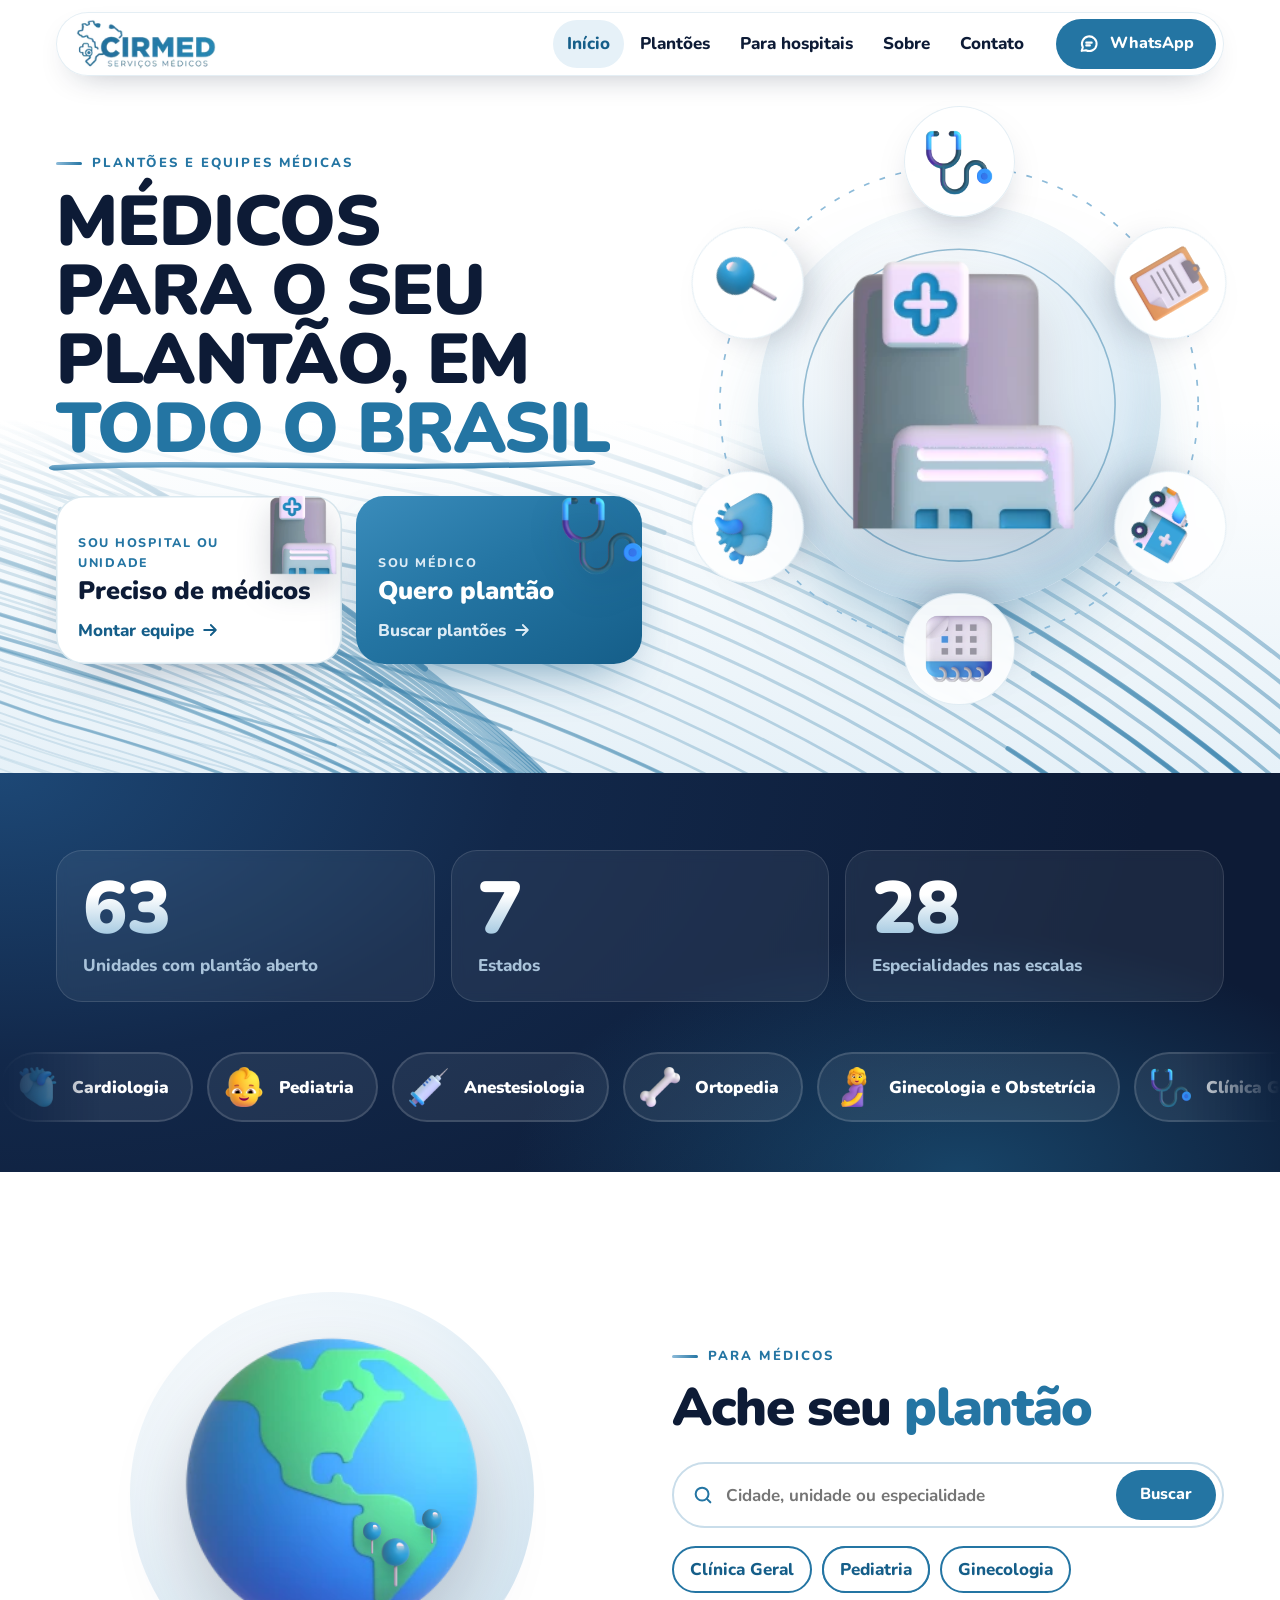
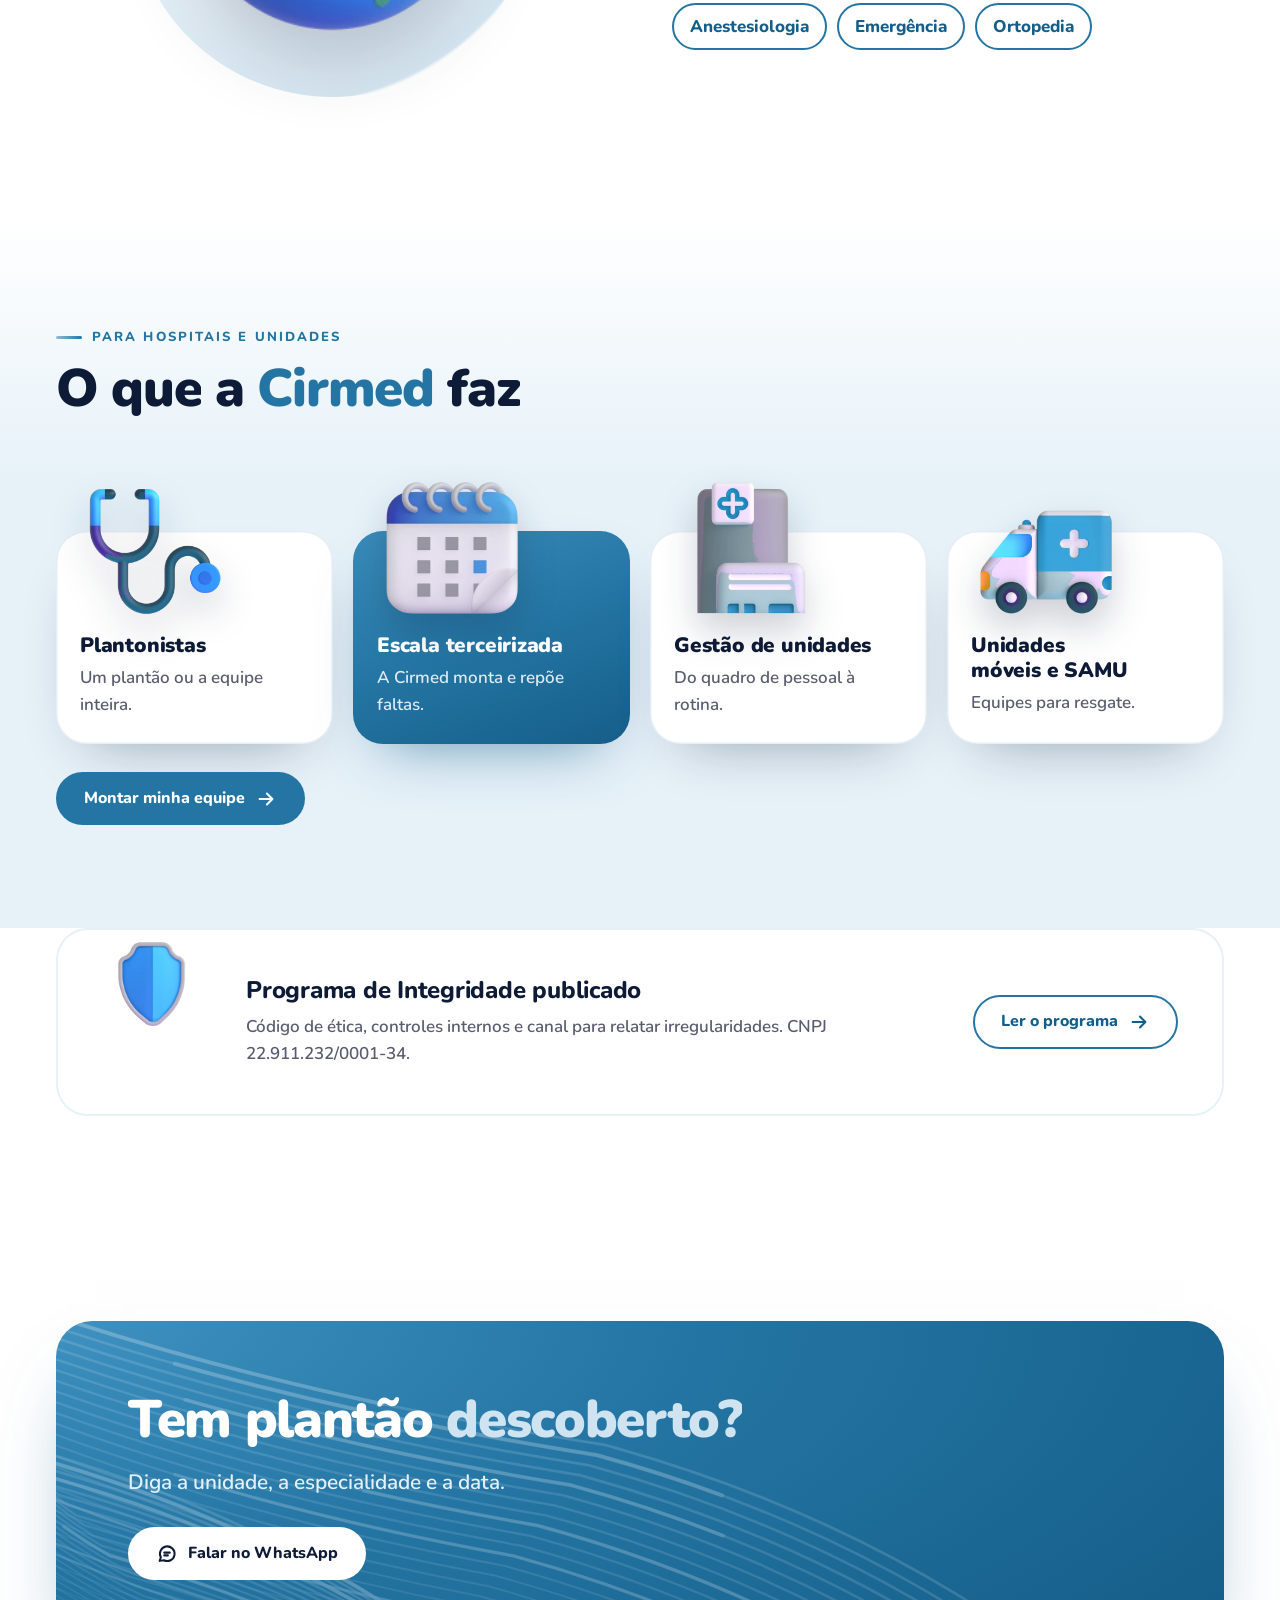
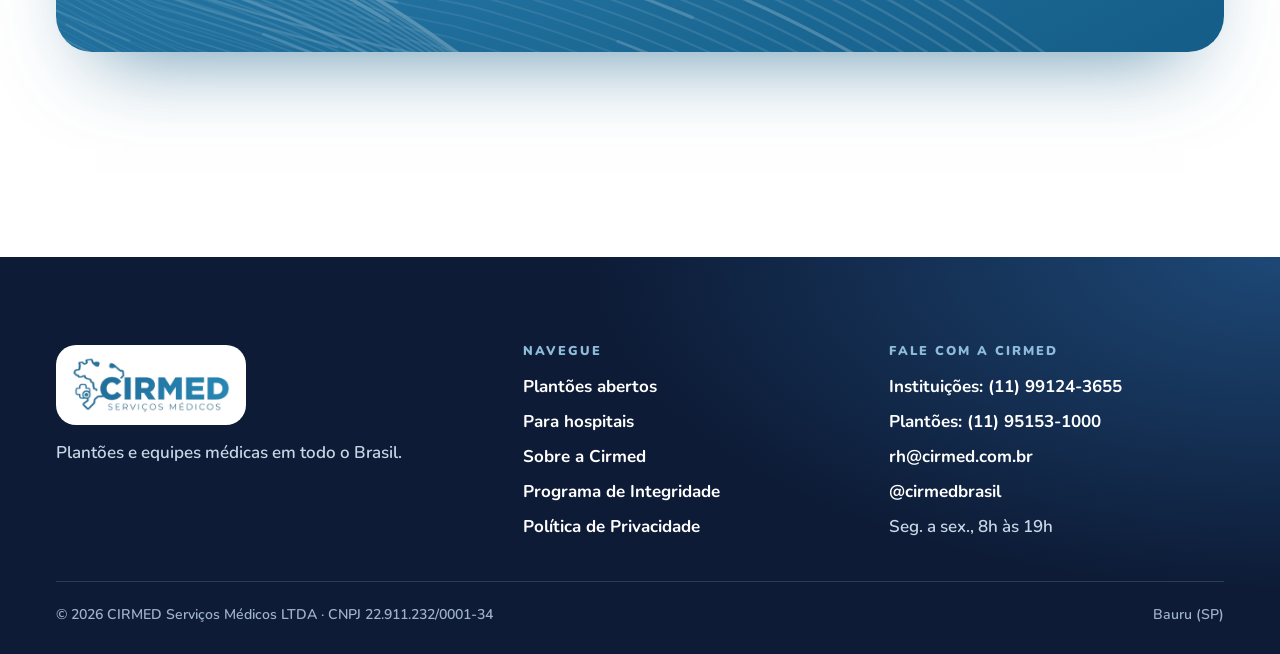
<file: index.html>
<!DOCTYPE html>
<html lang="pt-BR">
<head>
<meta charset="UTF-8">
<meta name="viewport" content="width=device-width, initial-scale=1, viewport-fit=cover">
<script>document.documentElement.classList.add('js');try{if(sessionStorage.getItem('cirmed-nav')==='1'&&!matchMedia('(prefers-reduced-motion: reduce)').matches){document.documentElement.classList.add('arriving');}sessionStorage.removeItem('cirmed-nav')}catch(e){}</script>
<title>Cirmed | Plantões e equipes médicas para todo o Brasil</title>
<meta name="description" content="Plantonistas para hospitais, UPAs e unidades de saúde e 63 unidades com plantão aberto para médicos. Busque por estado e especialidade.">
<link rel="canonical" href="https://dudugomes-student.github.io/cirmed-site/">
<meta name="theme-color" content="#FFFFFF">
<meta property="og:title" content="Cirmed | Plantões e equipes médicas para todo o Brasil">
<meta property="og:description" content="Plantonistas para hospitais, UPAs e unidades de saúde e 63 unidades com plantão aberto para médicos. Busque por estado e especialidade.">
<meta property="og:type" content="website">
<meta property="og:url" content="https://dudugomes-student.github.io/cirmed-site/">
<meta property="og:image" content="https://dudugomes-student.github.io/cirmed-site/assets/og-cirmed.png">
<meta property="og:locale" content="pt_BR">
<meta name="twitter:card" content="summary_large_image">
<link rel="icon" href="assets/favicon.svg" type="image/svg+xml">
<link rel="preload" href="fonts/nunito-latin-800-normal.woff2" as="font" type="font/woff2" crossorigin>
<link rel="preload" href="fonts/nunito-latin-900-normal.woff2" as="font" type="font/woff2" crossorigin>
<link rel="stylesheet" href="css/cirmed.css">
<script type="application/ld+json">{"@context": "https://schema.org", "@type": "MedicalOrganization", "name": "CIRMED Serviços Médicos LTDA", "alternateName": "Cirmed", "url": "https://dudugomes-student.github.io/cirmed-site/", "logo": "https://dudugomes-student.github.io/cirmed-site/assets/logo.png", "telephone": "+55-11-99124-3655", "email": "rh@cirmed.com.br", "taxID": "22.911.232/0001-34", "areaServed": "BR", "address": {"@type": "PostalAddress", "addressLocality": "Bauru", "addressRegion": "SP", "addressCountry": "BR"}, "sameAs": ["https://www.instagram.com/cirmedbrasil/"]}</script><script src="js/main.js" defer></script><script src="js/paths-bg.js" defer></script><script src="js/motion.js" defer></script>
</head>
<body>
<a class="skip-link" href="#conteudo">Pular para o conteúdo</a>
<div class="curtain" aria-hidden="true"><div class="curtain-panel"><span class="curtain-badge"><img src="assets/logo-128.png" width="361" height="128" alt=""></span><span class="curtain-line"></span></div></div>
<div class="progress" aria-hidden="true"></div>
<svg width="0" height="0" style="position:absolute" aria-hidden="true" focusable="false"><defs><linearGradient id="traco" x1="0" y1="0" x2="1" y2="1"><stop offset="0" stop-color="#8DBBD9"/><stop offset="1" stop-color="#2475A3"/></linearGradient></defs></svg>
<header class="site-header">
  <div class="wrap header-bar">
    <a class="brand" href="index.html" aria-current="page"><picture><source type="image/webp" srcset="assets/logo-64.webp 181w, assets/logo-128.webp 361w" sizes="158px"><img src="assets/logo-64.png" srcset="assets/logo-64.png 181w, assets/logo-128.png 361w" sizes="158px" width="181" height="64" alt="Cirmed Serviços Médicos: página inicial"></picture></a>
    <button class="menu-toggle" type="button" aria-expanded="false" aria-controls="menu-principal" aria-label="Abrir menu"><svg class="icon i-open" viewBox="0 0 24 24" aria-hidden="true"><path d="M4 8h16M4 16h16"/></svg><svg class="icon i-close" viewBox="0 0 24 24" aria-hidden="true"><path d="m6 6 12 12M18 6 6 18"/></svg></button>
    <nav class="nav" id="menu-principal" aria-label="Principal">
      <ul class="nav-list"><li><a href="index.html" aria-current="page">Início</a></li><li><a href="plantoes.html">Plantões</a></li><li><a href="para-hospitais.html">Para hospitais</a></li><li><a href="sobre.html">Sobre</a></li><li><a href="contato.html">Contato</a></li></ul>
      <a class="btn btn-primary header-cta" href="https://wa.me/5511991243655" target="_blank" rel="noopener noreferrer"><svg class="icon" viewBox="0 0 24 24" aria-hidden="true"><path d="M4 19.5 5.3 15.6A8 8 0 1 1 8.6 18.8Z"/><path d="M9 10.5h6M9 13.5h4"/></svg><span>WhatsApp</span><span class="sr-only"> (abre em nova aba)</span></a>
    </nav>
  </div>
</header>
<main id="conteudo" tabindex="-1">
<section class="hero" aria-labelledby="hero-title"><div class="paths-bg" data-paths aria-hidden="true"></div>
  <div class="wrap hero-grid">
    <div>
      <p class="kicker">Plantões e equipes médicas</p>
      <h1 class="display" id="hero-title" data-draw>Médicos para o seu plantão, em <span class="stroke">todo o Brasil<svg viewBox="0 0 100 10" preserveAspectRatio="none" aria-hidden="true"><path class="draw" pathLength="1" style="--delay:.5s;--dur:1.1s" d="M2 6.5C26 2.5 62 8.5 98 4"/></svg></span></h1>
      <div class="doors">
        <a class="door" data-tilt href="para-hospitais.html"><img class="door-img" src="assets/3d/hospital.webp" width="256" height="256" alt="" aria-hidden="true" loading="lazy" decoding="async"><small>Sou hospital ou unidade</small><strong>Preciso de médicos</strong><span class="go">Montar equipe <svg class="icon" viewBox="0 0 24 24" aria-hidden="true"><path d="M5 12h14M13 6l6 6-6 6"/></svg></span></a>
        <a class="door door-blue" data-tilt href="plantoes.html"><img class="door-img" src="assets/3d/estetoscopio.webp" width="256" height="256" alt="" aria-hidden="true" loading="lazy" decoding="async"><small>Sou médico</small><strong>Quero plantão</strong><span class="go">Buscar plantões <svg class="icon" viewBox="0 0 24 24" aria-hidden="true"><path d="M5 12h14M13 6l6 6-6 6"/></svg></span></a>
      </div>
    </div>
    <figure class="orbit-stage" role="img" aria-label="Hospital em 3D no centro, com estetoscópio, prancheta, ambulância, calendário, coração e pino girando em volta.">
  <span class="orbit-glow" aria-hidden="true"></span>
  <svg class="orbit-ring" viewBox="0 0 100 100" aria-hidden="true"><circle cx="50" cy="50" r="49"/></svg>
  <svg class="orbit-ring orbit-ring-2" viewBox="0 0 100 100" aria-hidden="true"><circle cx="50" cy="50" r="49"/></svg>
  <ul class="orbit" aria-hidden="true"><li style="--i:0;--n:6"><span class="orbit-item"><img class="orbit-img" src="assets/3d/estetoscopio.webp" width="256" height="256" alt="" aria-hidden="true" loading="lazy" decoding="async"></span></li><li style="--i:1;--n:6"><span class="orbit-item"><img class="orbit-img" src="assets/3d/prancheta.webp" width="256" height="256" alt="" aria-hidden="true" loading="lazy" decoding="async"></span></li><li style="--i:2;--n:6"><span class="orbit-item"><img class="orbit-img" src="assets/3d/ambulancia.webp" width="256" height="256" alt="" aria-hidden="true" loading="lazy" decoding="async"></span></li><li style="--i:3;--n:6"><span class="orbit-item"><img class="orbit-img" src="assets/3d/calendario.webp" width="256" height="256" alt="" aria-hidden="true" loading="lazy" decoding="async"></span></li><li style="--i:4;--n:6"><span class="orbit-item"><img class="orbit-img" src="assets/3d/coracao.webp" width="256" height="256" alt="" aria-hidden="true" loading="lazy" decoding="async"></span></li><li style="--i:5;--n:6"><span class="orbit-item"><img class="orbit-img" src="assets/3d/pino.webp" width="256" height="256" alt="" aria-hidden="true" loading="lazy" decoding="async"></span></li></ul>
  <span class="orbit-center" data-depth="0.15"><img class="orbit-hub" src="assets/3d/hospital.webp" width="256" height="256" alt="" aria-hidden="true" fetchpriority="high"></span>
</figure>
  </div>
</section>

<section class="band-navy" aria-label="Números e especialidades"><div class="wrap"><dl class="stats">
  <div class="reveal"><dt>Unidades com plantão aberto</dt><dd data-count-to="63">63</dd></div>
  <div class="reveal" style="--d:.07s"><dt>Estados</dt><dd data-count-to="7">7</dd></div>
  <div class="reveal" style="--d:.14s"><dt>Especialidades nas escalas</dt><dd data-count-to="28">28</dd></div>
</dl></div><div class="marquee" aria-label="Especialidades"><ul class="mq-track"><li><img class="mq-img" src="assets/3d/coracao.webp" width="256" height="256" alt="" aria-hidden="true" loading="lazy" decoding="async"><span>Cardiologia</span></li><li><img class="mq-img" src="assets/3d/bebe.webp" width="256" height="256" alt="" aria-hidden="true" loading="lazy" decoding="async"><span>Pediatria</span></li><li><img class="mq-img" src="assets/3d/seringa.webp" width="256" height="256" alt="" aria-hidden="true" loading="lazy" decoding="async"><span>Anestesiologia</span></li><li><img class="mq-img" src="assets/3d/osso.webp" width="256" height="256" alt="" aria-hidden="true" loading="lazy" decoding="async"><span>Ortopedia</span></li><li><img class="mq-img" src="assets/3d/gestante.webp" width="256" height="256" alt="" aria-hidden="true" loading="lazy" decoding="async"><span>Ginecologia e Obstetrícia</span></li><li><img class="mq-img" src="assets/3d/estetoscopio.webp" width="256" height="256" alt="" aria-hidden="true" loading="lazy" decoding="async"><span>Clínica Geral</span></li><li><img class="mq-img" src="assets/3d/ambulancia.webp" width="256" height="256" alt="" aria-hidden="true" loading="lazy" decoding="async"><span>Emergência</span></li><li><img class="mq-img" src="assets/3d/pulmoes.webp" width="256" height="256" alt="" aria-hidden="true" loading="lazy" decoding="async"><span>Pulmonar</span></li><li><img class="mq-img" src="assets/3d/cerebro.webp" width="256" height="256" alt="" aria-hidden="true" loading="lazy" decoding="async"><span>Neurologia</span></li><li><img class="mq-img" src="assets/3d/microscopio.webp" width="256" height="256" alt="" aria-hidden="true" loading="lazy" decoding="async"><span>Diagnóstico</span></li><li><img class="mq-img" src="assets/3d/dente.webp" width="256" height="256" alt="" aria-hidden="true" loading="lazy" decoding="async"><span>Dental</span></li></ul><ul class="mq-track" aria-hidden="true"><li><img class="mq-img" src="assets/3d/coracao.webp" width="256" height="256" alt="" aria-hidden="true" loading="lazy" decoding="async"><span>Cardiologia</span></li><li><img class="mq-img" src="assets/3d/bebe.webp" width="256" height="256" alt="" aria-hidden="true" loading="lazy" decoding="async"><span>Pediatria</span></li><li><img class="mq-img" src="assets/3d/seringa.webp" width="256" height="256" alt="" aria-hidden="true" loading="lazy" decoding="async"><span>Anestesiologia</span></li><li><img class="mq-img" src="assets/3d/osso.webp" width="256" height="256" alt="" aria-hidden="true" loading="lazy" decoding="async"><span>Ortopedia</span></li><li><img class="mq-img" src="assets/3d/gestante.webp" width="256" height="256" alt="" aria-hidden="true" loading="lazy" decoding="async"><span>Ginecologia e Obstetrícia</span></li><li><img class="mq-img" src="assets/3d/estetoscopio.webp" width="256" height="256" alt="" aria-hidden="true" loading="lazy" decoding="async"><span>Clínica Geral</span></li><li><img class="mq-img" src="assets/3d/ambulancia.webp" width="256" height="256" alt="" aria-hidden="true" loading="lazy" decoding="async"><span>Emergência</span></li><li><img class="mq-img" src="assets/3d/pulmoes.webp" width="256" height="256" alt="" aria-hidden="true" loading="lazy" decoding="async"><span>Pulmonar</span></li><li><img class="mq-img" src="assets/3d/cerebro.webp" width="256" height="256" alt="" aria-hidden="true" loading="lazy" decoding="async"><span>Neurologia</span></li><li><img class="mq-img" src="assets/3d/microscopio.webp" width="256" height="256" alt="" aria-hidden="true" loading="lazy" decoding="async"><span>Diagnóstico</span></li><li><img class="mq-img" src="assets/3d/dente.webp" width="256" height="256" alt="" aria-hidden="true" loading="lazy" decoding="async"><span>Dental</span></li></ul></div></section>

<section class="section" aria-labelledby="plantoes-title"><div class="wrap split">
  <figure class="map-stage" role="img" aria-label="Globo em 3D mostrando as Américas, com pinos azuis sobre o Brasil.">
  <span class="map-glow" aria-hidden="true"></span>
  <span class="map-move" data-depth="0.12">
    <img class="map-globe" src="assets/3d/globo.webp" width="256" height="256" alt="" aria-hidden="true" loading="lazy" decoding="async">
    <span class="map-pin mp-b"><img class="pin-img" src="assets/3d/pino.webp" width="256" height="256" alt="" aria-hidden="true" loading="lazy" decoding="async"></span>
    <span class="map-pin mp-c"><img class="pin-img" src="assets/3d/pino.webp" width="256" height="256" alt="" aria-hidden="true" loading="lazy" decoding="async"></span>
    <span class="map-pin mp-a"><img class="pin-img" src="assets/3d/pino.webp" width="256" height="256" alt="" aria-hidden="true" loading="lazy" decoding="async"><span class="pin-pulse"></span></span>
  </span>
</figure>
  <div class="reveal" style="--d:.1s">
    <p class="kicker">Para médicos</p>
    <h2 class="title" id="plantoes-title">Ache seu <span class="blue">plantão</span></h2>
    <form class="quick-search" action="plantoes.html" role="search">
      <label class="sr-only" for="q">Buscar por cidade, unidade ou especialidade</label>
      <svg class="icon" viewBox="0 0 24 24" aria-hidden="true"><circle cx="11" cy="11" r="7"/><path d="m20 20-3.5-3.5"/></svg><input id="q" name="q" type="search" placeholder="Cidade, unidade ou especialidade" autocomplete="off">
      <button class="btn btn-primary" type="submit">Buscar</button>
    </form>
    <ul class="chips chips-link"><li><a href="plantoes.html?esp=Clínica Geral">Clínica Geral</a></li><li><a href="plantoes.html?esp=Pediatria">Pediatria</a></li><li><a href="plantoes.html?esp=Ginecologia">Ginecologia</a></li><li><a href="plantoes.html?esp=Anestesiologia">Anestesiologia</a></li><li><a href="plantoes.html?esp=Emergência">Emergência</a></li><li><a href="plantoes.html?esp=Ortopedia">Ortopedia</a></li></ul>
  </div>
</div></section>

<section class="section section-sky" aria-labelledby="servicos-title"><div class="wrap">
  <div class="section-head reveal">
    <p class="kicker">Para hospitais e unidades</p>
    <h2 class="title" id="servicos-title">O que a <span class="blue">Cirmed</span> faz</h2>
  </div>
  <div class="tiles"><article class="tile reveal" data-tilt style="--d:0.00s"><span class="tile-art"><img class="art3d" src="assets/3d/estetoscopio.webp" width="256" height="256" alt="" aria-hidden="true" loading="lazy" decoding="async"></span><h3>Plantonistas</h3><p>Um plantão ou a equipe inteira.</p></article><article class="tile tile-blue reveal" data-tilt style="--d:0.08s"><span class="tile-art"><img class="art3d" src="assets/3d/calendario.webp" width="256" height="256" alt="" aria-hidden="true" loading="lazy" decoding="async"></span><h3>Escala terceirizada</h3><p>A Cirmed monta e repõe faltas.</p></article><article class="tile reveal" data-tilt style="--d:0.16s"><span class="tile-art"><img class="art3d" src="assets/3d/hospital.webp" width="256" height="256" alt="" aria-hidden="true" loading="lazy" decoding="async"></span><h3>Gestão de unidades</h3><p>Do quadro de pessoal à rotina.</p></article><article class="tile reveal" data-tilt style="--d:0.24s"><span class="tile-art"><img class="art3d" src="assets/3d/ambulancia.webp" width="256" height="256" alt="" aria-hidden="true" loading="lazy" decoding="async"></span><h3>Unidades móveis e SAMU</h3><p>Equipes para resgate.</p></article></div>
  <div class="btn-row reveal"><a class="btn btn-primary" href="para-hospitais.html"><span>Montar minha equipe</span><svg class="icon" viewBox="0 0 24 24" aria-hidden="true"><path d="M5 12h14M13 6l6 6-6 6"/></svg></a></div>
</div></section>

<section class="section" aria-label="Programa de Integridade" style="padding-top:0"><div class="wrap"><div class="trust reveal">
  <span class="float trust-float" data-depth="0.2"><img class="trust-art" src="assets/3d/escudo.webp" width="256" height="256" alt="" aria-hidden="true" loading="lazy" decoding="async"></span>
  <div><h2 class="subtitle">Programa de Integridade publicado</h2>
  <p>Código de ética, controles internos e canal para relatar irregularidades. CNPJ 22.911.232/0001-34.</p></div>
  <a class="btn btn-outline" href="programa-de-integridade.html"><span>Ler o programa</span><svg class="icon" viewBox="0 0 24 24" aria-hidden="true"><path d="M5 12h14M13 6l6 6-6 6"/></svg></a>
</div></div></section>

<section class="section" aria-labelledby="cta-title"><div class="wrap">
  <div class="cta reveal"><div class="paths-bg paths-light" data-paths aria-hidden="true"></div>
    <h2 class="title" id="cta-title">Tem plantão <span class="blue">descoberto?</span></h2>
    <p class="lede">Diga a unidade, a especialidade e a data.</p>
    <div class="btn-row"><a class="btn btn-white" href="https://wa.me/5511991243655" target="_blank" rel="noopener noreferrer"><svg class="icon" viewBox="0 0 24 24" aria-hidden="true"><path d="M4 19.5 5.3 15.6A8 8 0 1 1 8.6 18.8Z"/><path d="M9 10.5h6M9 13.5h4"/></svg><span>Falar no WhatsApp</span><span class="sr-only"> (abre em nova aba)</span></a></div>
  </div>
</div></section>

</main>
<footer class="site-footer">
  <div class="wrap">
    <div class="footer-grid">
      <div class="footer-brand">
        <img src="assets/logo-128.png" width="361" height="128" alt="Cirmed Serviços Médicos" loading="lazy">
        <p>Plantões e equipes médicas em todo o Brasil.</p>
      </div>
      <div>
        <h2>Navegue</h2>
        <ul>
          <li><a href="plantoes.html">Plantões abertos</a></li>
          <li><a href="para-hospitais.html">Para hospitais</a></li>
          <li><a href="sobre.html">Sobre a Cirmed</a></li>
          <li><a href="programa-de-integridade.html">Programa de Integridade</a></li>
          <li><a href="privacidade.html">Política de Privacidade</a></li>
        </ul>
      </div>
      <div>
        <h2>Fale com a Cirmed</h2>
        <ul>
          <li><a href="https://wa.me/5511991243655" target="_blank" rel="noopener noreferrer">Instituições: (11) 99124-3655<span class="sr-only"> (abre em nova aba)</span></a></li>
          <li><a href="https://wa.me/5511951531000" target="_blank" rel="noopener noreferrer">Plantões: (11) 95153-1000<span class="sr-only"> (abre em nova aba)</span></a></li>
          <li><a href="mailto:rh@cirmed.com.br">rh@cirmed.com.br</a></li>
          <li><a href="https://www.instagram.com/cirmedbrasil/" target="_blank" rel="noopener noreferrer">@cirmedbrasil<span class="sr-only"> (abre em nova aba)</span></a></li>
          <li>Seg. a sex., 8h às 19h</li>
        </ul>
      </div>
    </div>
    <div class="legal">
      <span>© <span data-year>2026</span> CIRMED Serviços Médicos LTDA · CNPJ 22.911.232/0001-34</span>
      <span>Bauru (SP)</span>
    </div>
  </div>
</footer>
<nav class="mobile-bar" aria-label="Atalhos">
  <a class="btn btn-primary" href="https://wa.me/5511991243655" target="_blank" rel="noopener noreferrer"><svg class="icon" viewBox="0 0 24 24" aria-hidden="true"><path d="M4 19.5 5.3 15.6A8 8 0 1 1 8.6 18.8Z"/><path d="M9 10.5h6M9 13.5h4"/></svg><span>WhatsApp</span><span class="sr-only"> (abre em nova aba)</span></a>
  <a class="btn btn-outline" href="plantoes.html"><svg class="icon" viewBox="0 0 24 24" aria-hidden="true"><circle cx="11" cy="11" r="7"/><path d="m20 20-3.5-3.5"/></svg><span>Plantões</span></a>
</nav>
</body>
</html>
</file>
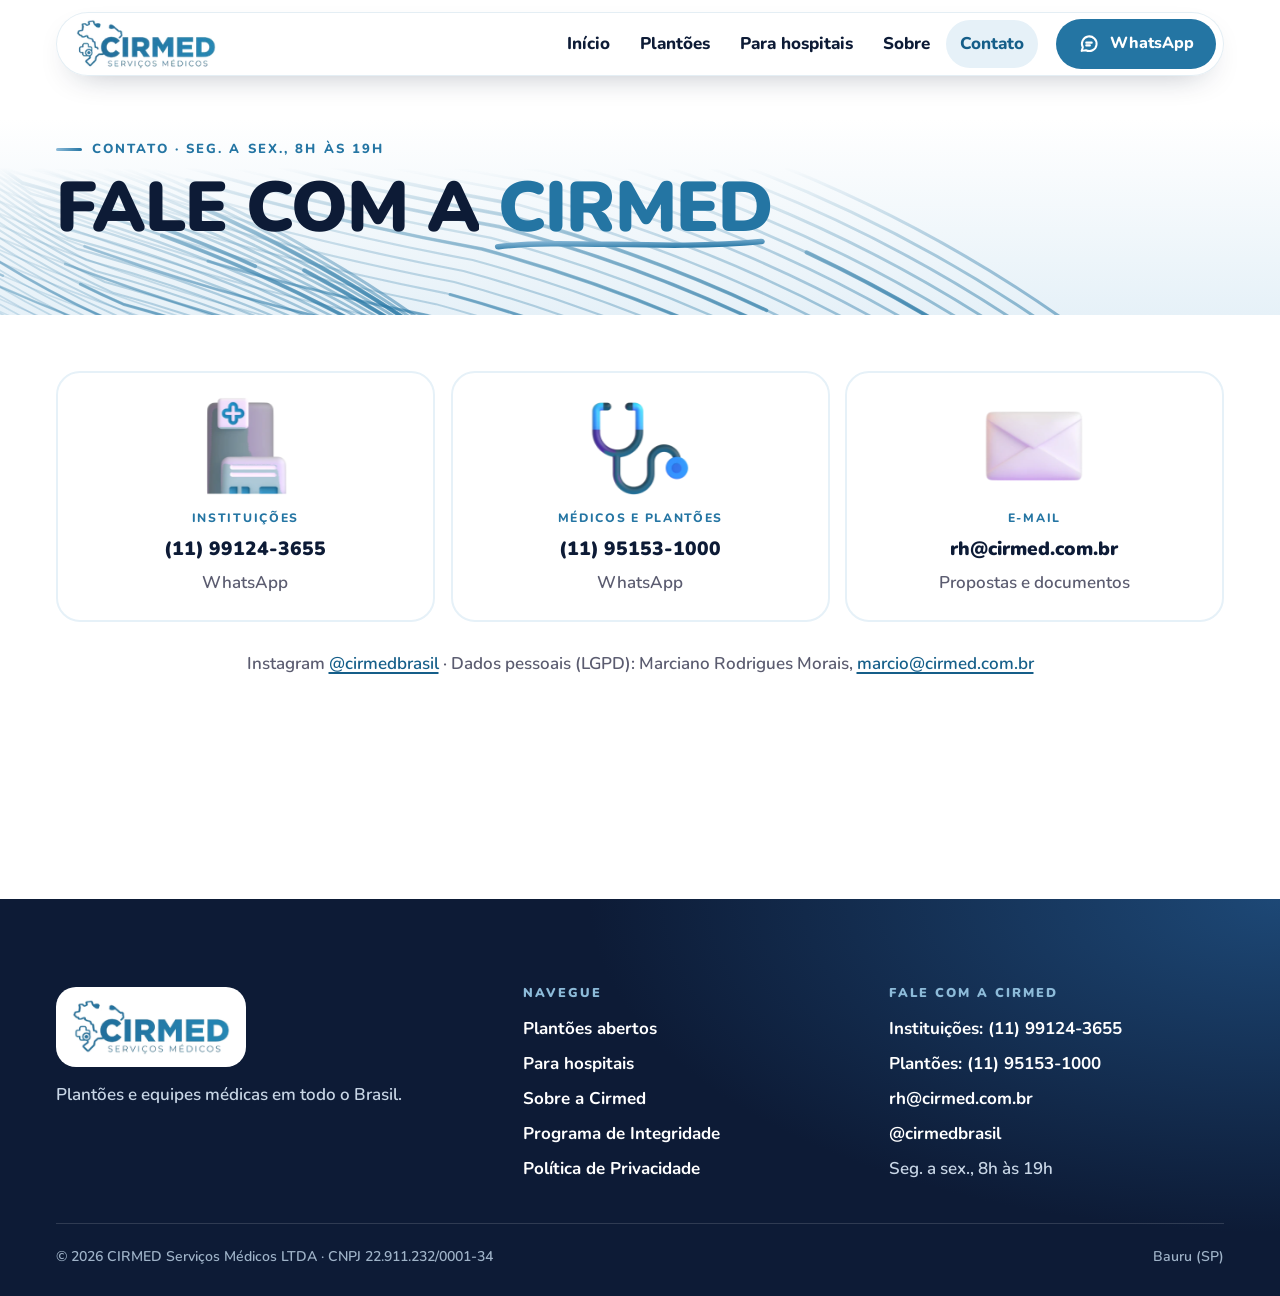
<file: contato.html>
<!DOCTYPE html>
<html lang="pt-BR">
<head>
<meta charset="UTF-8">
<meta name="viewport" content="width=device-width, initial-scale=1, viewport-fit=cover">
<script>document.documentElement.classList.add('js');try{if(sessionStorage.getItem('cirmed-nav')==='1'&&!matchMedia('(prefers-reduced-motion: reduce)').matches){document.documentElement.classList.add('arriving');}sessionStorage.removeItem('cirmed-nav')}catch(e){}</script>
<title>Contato | Cirmed</title>
<meta name="description" content="WhatsApp (11) 99124-3655 para instituições, (11) 95153-1000 para plantões e rh@cirmed.com.br. Segunda a sexta, das 8h às 19h.">
<link rel="canonical" href="https://dudugomes-student.github.io/cirmed-site/contato.html">
<meta name="theme-color" content="#FFFFFF">
<meta property="og:title" content="Contato | Cirmed">
<meta property="og:description" content="WhatsApp (11) 99124-3655 para instituições, (11) 95153-1000 para plantões e rh@cirmed.com.br. Segunda a sexta, das 8h às 19h.">
<meta property="og:type" content="website">
<meta property="og:url" content="https://dudugomes-student.github.io/cirmed-site/contato.html">
<meta property="og:image" content="https://dudugomes-student.github.io/cirmed-site/assets/og-cirmed.png">
<meta property="og:locale" content="pt_BR">
<meta name="twitter:card" content="summary_large_image">
<link rel="icon" href="assets/favicon.svg" type="image/svg+xml">
<link rel="preload" href="fonts/nunito-latin-800-normal.woff2" as="font" type="font/woff2" crossorigin>
<link rel="preload" href="fonts/nunito-latin-900-normal.woff2" as="font" type="font/woff2" crossorigin>
<link rel="stylesheet" href="css/cirmed.css">
<script src="js/main.js" defer></script><script src="js/paths-bg.js" defer></script><script src="js/motion.js" defer></script>
</head>
<body>
<a class="skip-link" href="#conteudo">Pular para o conteúdo</a>
<div class="curtain" aria-hidden="true"><div class="curtain-panel"><span class="curtain-badge"><img src="assets/logo-128.png" width="361" height="128" alt=""></span><span class="curtain-line"></span></div></div>
<div class="progress" aria-hidden="true"></div>
<svg width="0" height="0" style="position:absolute" aria-hidden="true" focusable="false"><defs><linearGradient id="traco" x1="0" y1="0" x2="1" y2="1"><stop offset="0" stop-color="#8DBBD9"/><stop offset="1" stop-color="#2475A3"/></linearGradient></defs></svg>
<header class="site-header">
  <div class="wrap header-bar">
    <a class="brand" href="index.html"><picture><source type="image/webp" srcset="assets/logo-64.webp 181w, assets/logo-128.webp 361w" sizes="158px"><img src="assets/logo-64.png" srcset="assets/logo-64.png 181w, assets/logo-128.png 361w" sizes="158px" width="181" height="64" alt="Cirmed Serviços Médicos: página inicial"></picture></a>
    <button class="menu-toggle" type="button" aria-expanded="false" aria-controls="menu-principal" aria-label="Abrir menu"><svg class="icon i-open" viewBox="0 0 24 24" aria-hidden="true"><path d="M4 8h16M4 16h16"/></svg><svg class="icon i-close" viewBox="0 0 24 24" aria-hidden="true"><path d="m6 6 12 12M18 6 6 18"/></svg></button>
    <nav class="nav" id="menu-principal" aria-label="Principal">
      <ul class="nav-list"><li><a href="index.html">Início</a></li><li><a href="plantoes.html">Plantões</a></li><li><a href="para-hospitais.html">Para hospitais</a></li><li><a href="sobre.html">Sobre</a></li><li><a href="contato.html" aria-current="page">Contato</a></li></ul>
      <a class="btn btn-primary header-cta" href="https://wa.me/5511991243655" target="_blank" rel="noopener noreferrer"><svg class="icon" viewBox="0 0 24 24" aria-hidden="true"><path d="M4 19.5 5.3 15.6A8 8 0 1 1 8.6 18.8Z"/><path d="M9 10.5h6M9 13.5h4"/></svg><span>WhatsApp</span><span class="sr-only"> (abre em nova aba)</span></a>
    </nav>
  </div>
</header>
<main id="conteudo" tabindex="-1">
<section class="page-hero" aria-labelledby="hero-title"><div class="paths-bg" data-paths aria-hidden="true"></div><div class="wrap">
  <p class="kicker">Contato · seg. a sex., 8h às 19h</p>
  <h1 class="display" id="hero-title" data-draw>Fale com a <span class="stroke">Cirmed<svg viewBox="0 0 100 10" preserveAspectRatio="none" aria-hidden="true"><path class="draw" pathLength="1" style="--delay:.5s;--dur:1.1s" d="M2 6.5C26 2.5 62 8.5 98 4"/></svg></span></h1>
</div></section>
<section class="section" aria-labelledby="canais-title" style="padding-top:clamp(32px,5vw,56px)"><div class="wrap">
  <h2 class="sr-only" id="canais-title">Canais</h2>
  <div class="channels">
    <a class="channel channel-art reveal" data-tilt href="https://wa.me/5511991243655" target="_blank" rel="noopener noreferrer"><img class="channel-img" src="assets/3d/hospital.webp" width="256" height="256" alt="" aria-hidden="true" loading="lazy" decoding="async"><small>Instituições</small><strong>(11) 99124-3655</strong><span>WhatsApp</span><span class="sr-only"> (abre em nova aba)</span></a>
    <a class="channel channel-art reveal" data-tilt style="--d:.06s" href="https://wa.me/5511951531000" target="_blank" rel="noopener noreferrer"><img class="channel-img" src="assets/3d/estetoscopio.webp" width="256" height="256" alt="" aria-hidden="true" loading="lazy" decoding="async"><small>Médicos e plantões</small><strong>(11) 95153-1000</strong><span>WhatsApp</span><span class="sr-only"> (abre em nova aba)</span></a>
    <a class="channel channel-art reveal" data-tilt style="--d:.12s" href="mailto:rh@cirmed.com.br"><img class="channel-img" src="assets/3d/envelope.webp" width="256" height="256" alt="" aria-hidden="true" loading="lazy" decoding="async"><small>E-mail</small><strong>rh@cirmed.com.br</strong><span>Propostas e documentos</span></a>
  </div>
  <p class="muted contact-note">Instagram <a href="https://www.instagram.com/cirmedbrasil/" target="_blank" rel="noopener noreferrer">@cirmedbrasil<span class="sr-only"> (abre em nova aba)</span></a> · Dados pessoais (LGPD): Marciano Rodrigues Morais, <a href="mailto:marcio@cirmed.com.br">marcio@cirmed.com.br</a></p>
</div></section>

</main>
<footer class="site-footer">
  <div class="wrap">
    <div class="footer-grid">
      <div class="footer-brand">
        <img src="assets/logo-128.png" width="361" height="128" alt="Cirmed Serviços Médicos" loading="lazy">
        <p>Plantões e equipes médicas em todo o Brasil.</p>
      </div>
      <div>
        <h2>Navegue</h2>
        <ul>
          <li><a href="plantoes.html">Plantões abertos</a></li>
          <li><a href="para-hospitais.html">Para hospitais</a></li>
          <li><a href="sobre.html">Sobre a Cirmed</a></li>
          <li><a href="programa-de-integridade.html">Programa de Integridade</a></li>
          <li><a href="privacidade.html">Política de Privacidade</a></li>
        </ul>
      </div>
      <div>
        <h2>Fale com a Cirmed</h2>
        <ul>
          <li><a href="https://wa.me/5511991243655" target="_blank" rel="noopener noreferrer">Instituições: (11) 99124-3655<span class="sr-only"> (abre em nova aba)</span></a></li>
          <li><a href="https://wa.me/5511951531000" target="_blank" rel="noopener noreferrer">Plantões: (11) 95153-1000<span class="sr-only"> (abre em nova aba)</span></a></li>
          <li><a href="mailto:rh@cirmed.com.br">rh@cirmed.com.br</a></li>
          <li><a href="https://www.instagram.com/cirmedbrasil/" target="_blank" rel="noopener noreferrer">@cirmedbrasil<span class="sr-only"> (abre em nova aba)</span></a></li>
          <li>Seg. a sex., 8h às 19h</li>
        </ul>
      </div>
    </div>
    <div class="legal">
      <span>© <span data-year>2026</span> CIRMED Serviços Médicos LTDA · CNPJ 22.911.232/0001-34</span>
      <span>Bauru (SP)</span>
    </div>
  </div>
</footer>
<nav class="mobile-bar" aria-label="Atalhos">
  <a class="btn btn-primary" href="https://wa.me/5511991243655" target="_blank" rel="noopener noreferrer"><svg class="icon" viewBox="0 0 24 24" aria-hidden="true"><path d="M4 19.5 5.3 15.6A8 8 0 1 1 8.6 18.8Z"/><path d="M9 10.5h6M9 13.5h4"/></svg><span>WhatsApp</span><span class="sr-only"> (abre em nova aba)</span></a>
  <a class="btn btn-outline" href="plantoes.html"><svg class="icon" viewBox="0 0 24 24" aria-hidden="true"><circle cx="11" cy="11" r="7"/><path d="m20 20-3.5-3.5"/></svg><span>Plantões</span></a>
</nav>
</body>
</html>
</file>
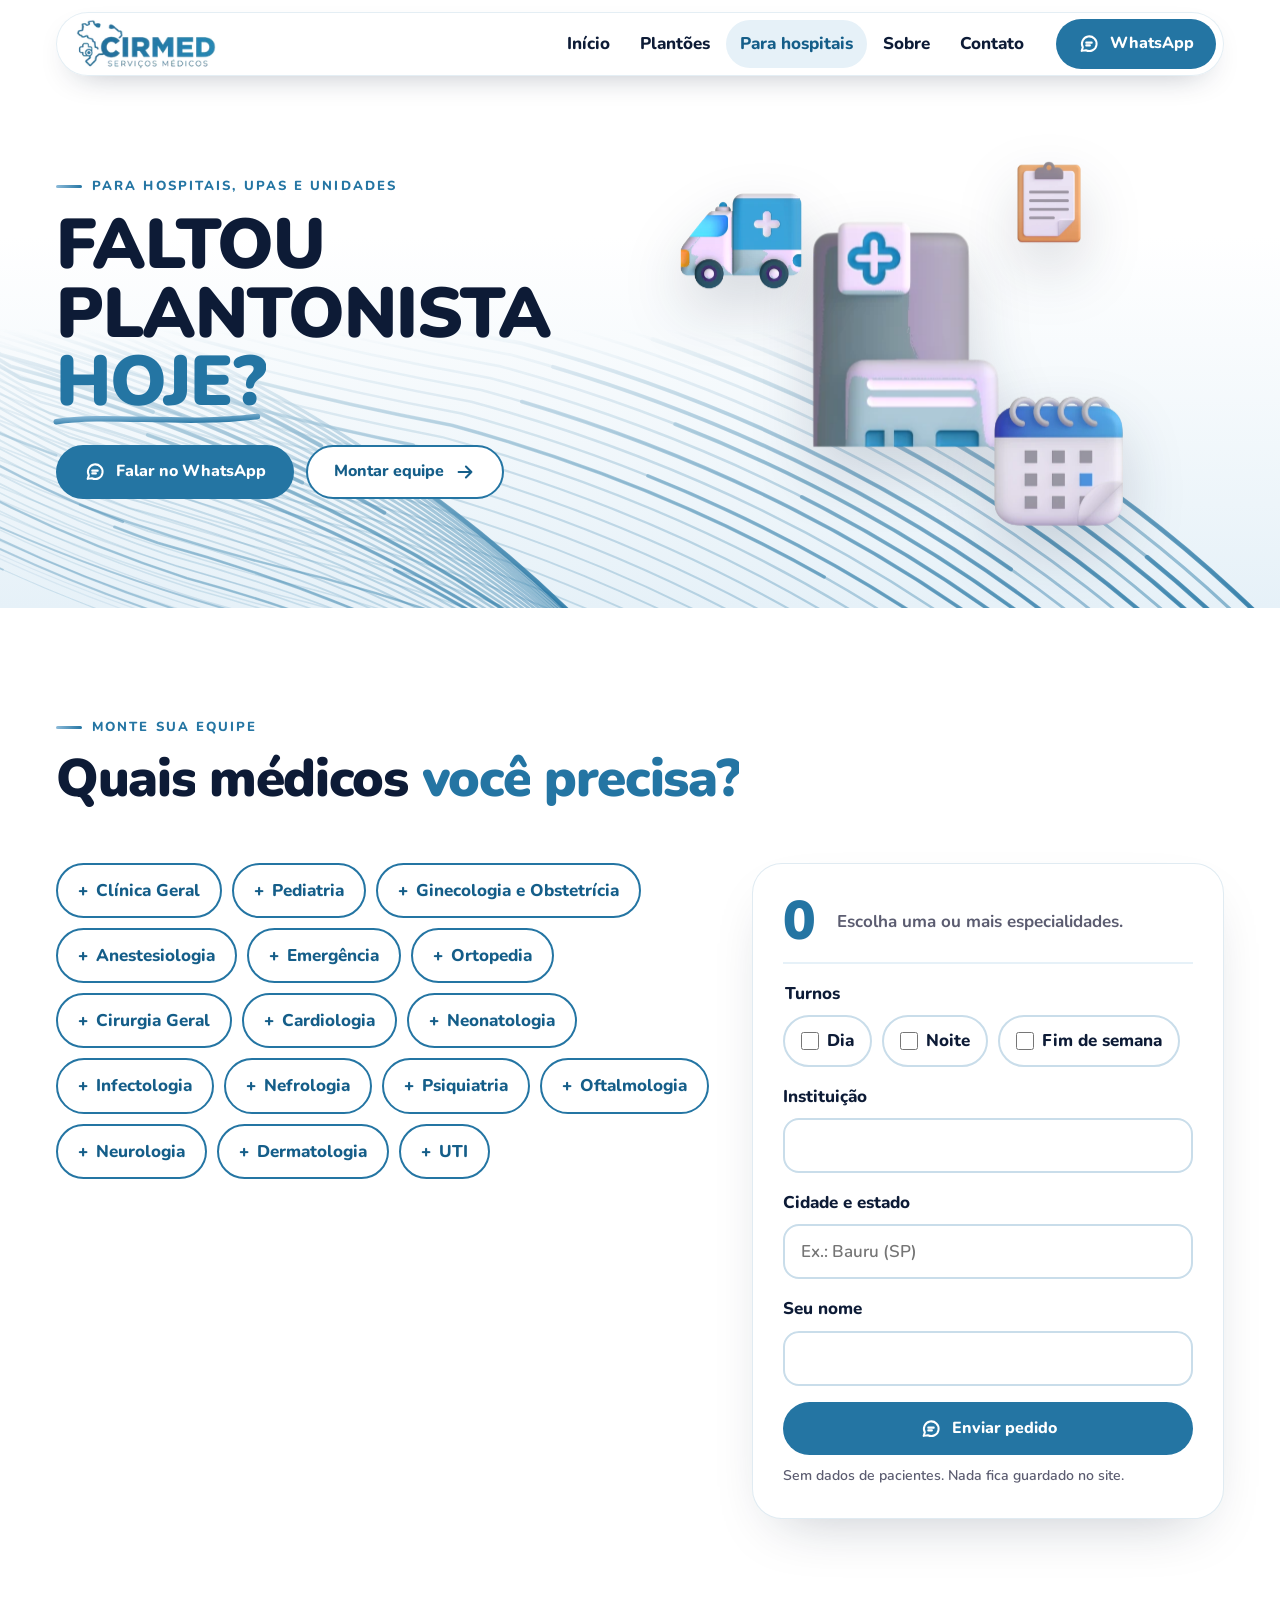
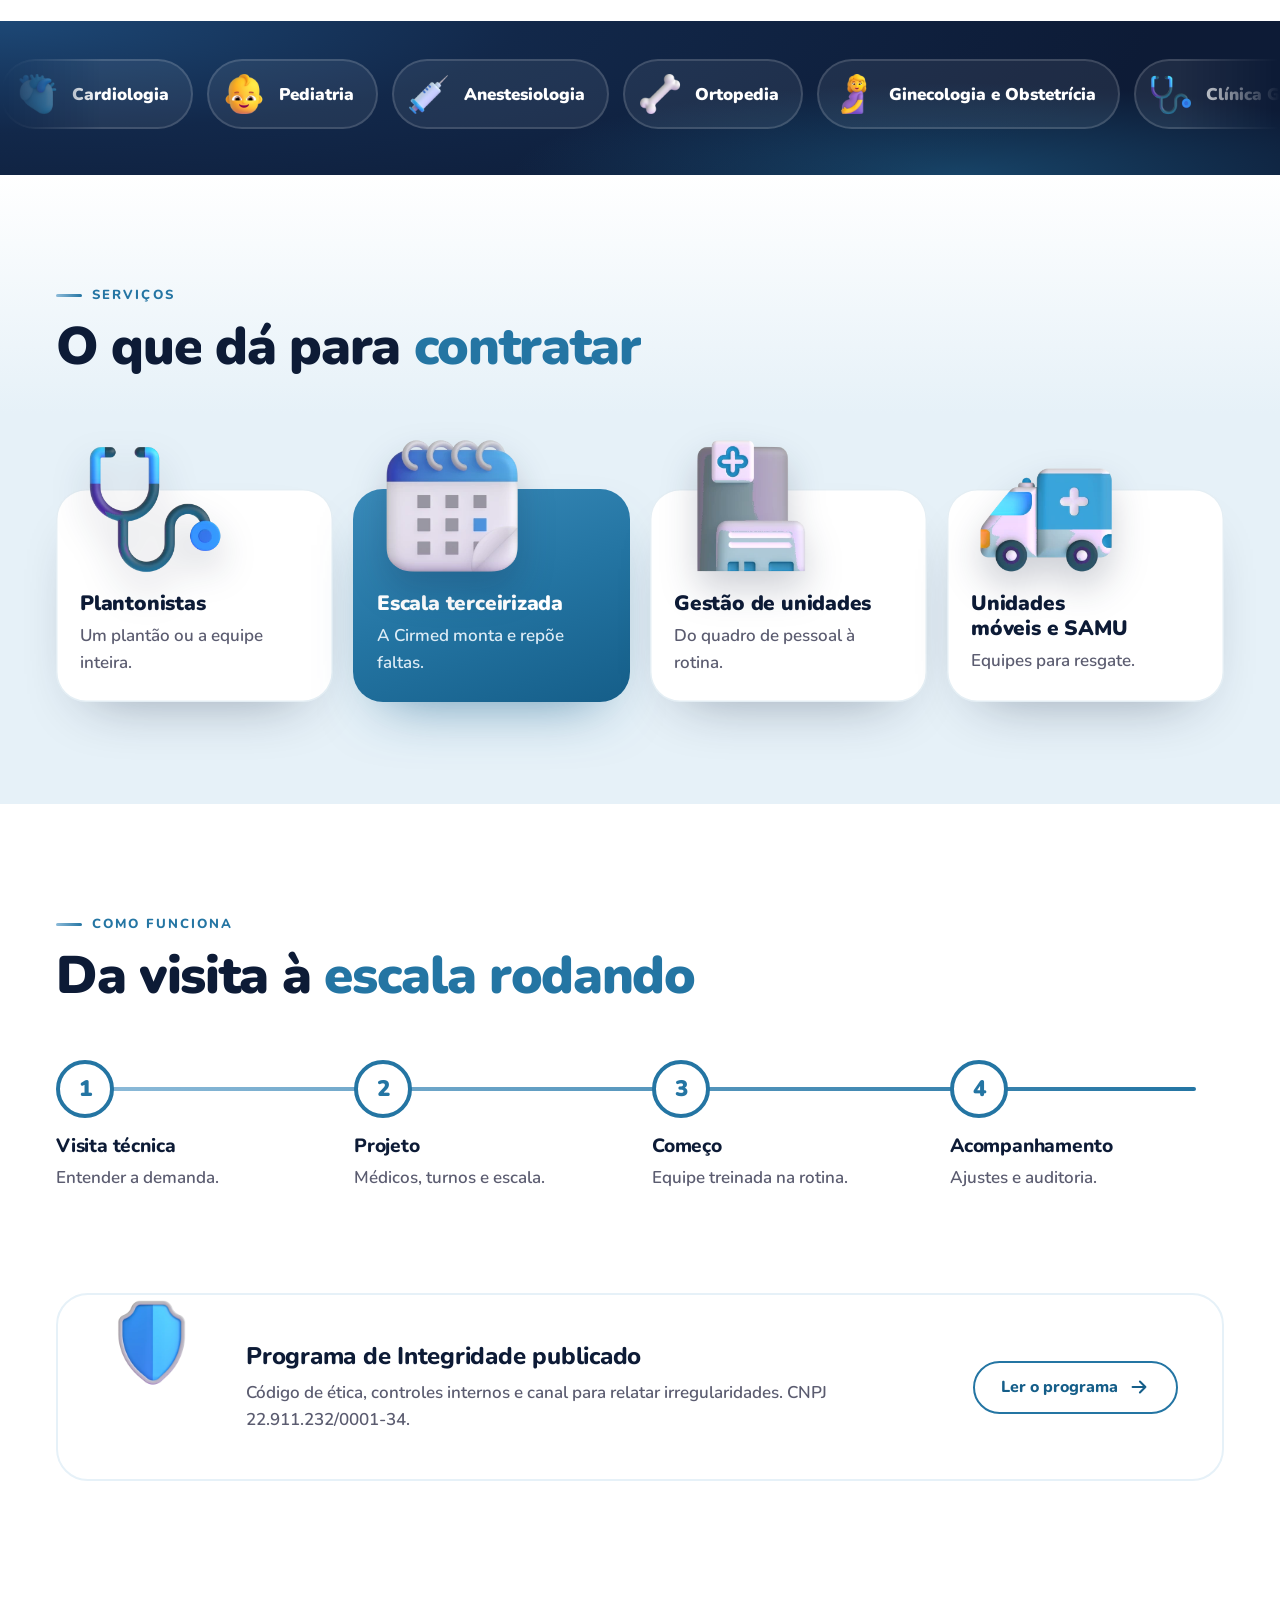
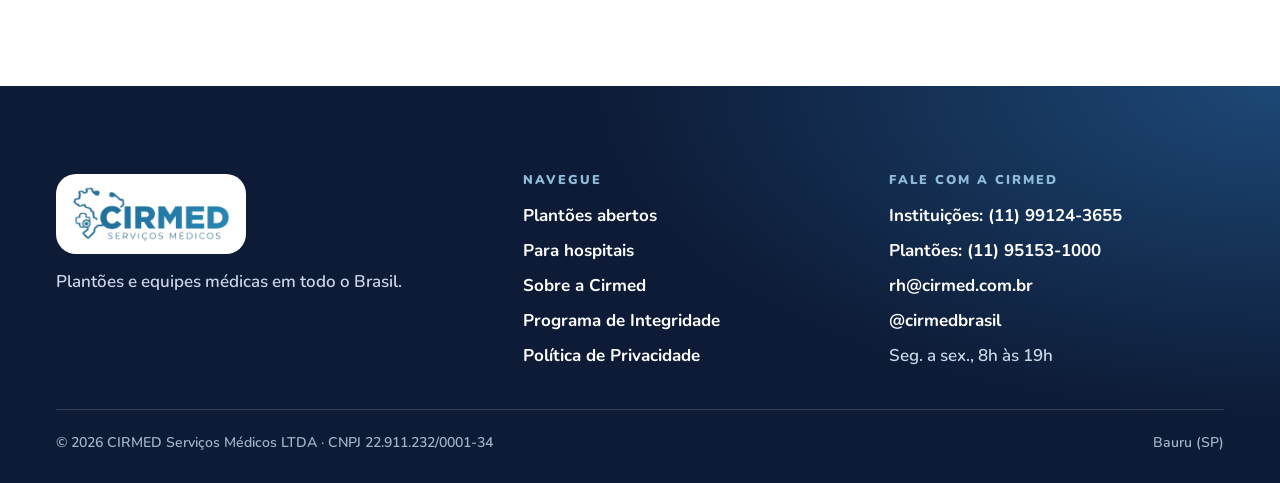
<file: para-hospitais.html>
<!DOCTYPE html>
<html lang="pt-BR">
<head>
<meta charset="UTF-8">
<meta name="viewport" content="width=device-width, initial-scale=1, viewport-fit=cover">
<script>document.documentElement.classList.add('js');try{if(sessionStorage.getItem('cirmed-nav')==='1'&&!matchMedia('(prefers-reduced-motion: reduce)').matches){document.documentElement.classList.add('arriving');}sessionStorage.removeItem('cirmed-nav')}catch(e){}</script>
<title>Para hospitais e unidades de saúde | Cirmed</title>
<meta name="description" content="Escolha as especialidades e os turnos e monte o pedido de plantonistas. Terceirização da escala, gestão de unidades e equipes para SAMU.">
<link rel="canonical" href="https://dudugomes-student.github.io/cirmed-site/para-hospitais.html">
<meta name="theme-color" content="#FFFFFF">
<meta property="og:title" content="Para hospitais e unidades de saúde | Cirmed">
<meta property="og:description" content="Escolha as especialidades e os turnos e monte o pedido de plantonistas. Terceirização da escala, gestão de unidades e equipes para SAMU.">
<meta property="og:type" content="website">
<meta property="og:url" content="https://dudugomes-student.github.io/cirmed-site/para-hospitais.html">
<meta property="og:image" content="https://dudugomes-student.github.io/cirmed-site/assets/og-cirmed.png">
<meta property="og:locale" content="pt_BR">
<meta name="twitter:card" content="summary_large_image">
<link rel="icon" href="assets/favicon.svg" type="image/svg+xml">
<link rel="preload" href="fonts/nunito-latin-800-normal.woff2" as="font" type="font/woff2" crossorigin>
<link rel="preload" href="fonts/nunito-latin-900-normal.woff2" as="font" type="font/woff2" crossorigin>
<link rel="stylesheet" href="css/cirmed.css">
<script src="js/main.js" defer></script><script src="js/paths-bg.js" defer></script><script src="js/motion.js" defer></script><script src="js/forms.js" defer></script>
</head>
<body>
<a class="skip-link" href="#conteudo">Pular para o conteúdo</a>
<div class="curtain" aria-hidden="true"><div class="curtain-panel"><span class="curtain-badge"><img src="assets/logo-128.png" width="361" height="128" alt=""></span><span class="curtain-line"></span></div></div>
<div class="progress" aria-hidden="true"></div>
<svg width="0" height="0" style="position:absolute" aria-hidden="true" focusable="false"><defs><linearGradient id="traco" x1="0" y1="0" x2="1" y2="1"><stop offset="0" stop-color="#8DBBD9"/><stop offset="1" stop-color="#2475A3"/></linearGradient></defs></svg>
<header class="site-header">
  <div class="wrap header-bar">
    <a class="brand" href="index.html"><picture><source type="image/webp" srcset="assets/logo-64.webp 181w, assets/logo-128.webp 361w" sizes="158px"><img src="assets/logo-64.png" srcset="assets/logo-64.png 181w, assets/logo-128.png 361w" sizes="158px" width="181" height="64" alt="Cirmed Serviços Médicos: página inicial"></picture></a>
    <button class="menu-toggle" type="button" aria-expanded="false" aria-controls="menu-principal" aria-label="Abrir menu"><svg class="icon i-open" viewBox="0 0 24 24" aria-hidden="true"><path d="M4 8h16M4 16h16"/></svg><svg class="icon i-close" viewBox="0 0 24 24" aria-hidden="true"><path d="m6 6 12 12M18 6 6 18"/></svg></button>
    <nav class="nav" id="menu-principal" aria-label="Principal">
      <ul class="nav-list"><li><a href="index.html">Início</a></li><li><a href="plantoes.html">Plantões</a></li><li><a href="para-hospitais.html" aria-current="page">Para hospitais</a></li><li><a href="sobre.html">Sobre</a></li><li><a href="contato.html">Contato</a></li></ul>
      <a class="btn btn-primary header-cta" href="https://wa.me/5511991243655" target="_blank" rel="noopener noreferrer"><svg class="icon" viewBox="0 0 24 24" aria-hidden="true"><path d="M4 19.5 5.3 15.6A8 8 0 1 1 8.6 18.8Z"/><path d="M9 10.5h6M9 13.5h4"/></svg><span>WhatsApp</span><span class="sr-only"> (abre em nova aba)</span></a>
    </nav>
  </div>
</header>
<main id="conteudo" tabindex="-1">
<section class="page-hero page-hero-split" aria-labelledby="hero-title"><div class="paths-bg" data-paths aria-hidden="true"></div><div class="wrap split">
  <div>
    <p class="kicker">Para hospitais, UPAs e unidades</p>
    <h1 class="display" id="hero-title" data-draw>Faltou plantonista <span class="stroke">hoje?<svg viewBox="0 0 100 10" preserveAspectRatio="none" aria-hidden="true"><path class="draw" pathLength="1" style="--delay:.5s;--dur:1.1s" d="M2 6.5C26 2.5 62 8.5 98 4"/></svg></span></h1>
    <div class="btn-row"><a class="btn btn-primary" href="https://wa.me/5511991243655" target="_blank" rel="noopener noreferrer"><svg class="icon" viewBox="0 0 24 24" aria-hidden="true"><path d="M4 19.5 5.3 15.6A8 8 0 1 1 8.6 18.8Z"/><path d="M9 10.5h6M9 13.5h4"/></svg><span>Falar no WhatsApp</span><span class="sr-only"> (abre em nova aba)</span></a><a class="btn btn-outline" href="#equipe"><span>Montar equipe</span><svg class="icon" viewBox="0 0 24 24" aria-hidden="true"><path d="M5 12h14M13 6l6 6-6 6"/></svg></a></div>
  </div>
  <figure class="hero-cluster" aria-hidden="true"><span class="float c-main" data-depth="0.25" style="--fd:0.00s"><img class="float-img" src="assets/3d/hospital.webp" width="256" height="256" alt="" aria-hidden="true" loading="lazy" decoding="async"></span><span class="float c-a" data-depth="0.55" style="--fd:0.50s"><img class="float-img" src="assets/3d/ambulancia.webp" width="256" height="256" alt="" aria-hidden="true" loading="lazy" decoding="async"></span><span class="float c-b" data-depth="0.45" style="--fd:1.10s"><img class="float-img" src="assets/3d/calendario.webp" width="256" height="256" alt="" aria-hidden="true" loading="lazy" decoding="async"></span><span class="float c-c" data-depth="0.7" style="--fd:1.70s"><img class="float-img" src="assets/3d/prancheta.webp" width="256" height="256" alt="" aria-hidden="true" loading="lazy" decoding="async"></span></figure>
</div></section>

<section class="section" id="equipe" aria-labelledby="equipe-title"><div class="wrap">
  <div class="section-head reveal">
    <p class="kicker">Monte sua equipe</p>
    <h2 class="title" id="equipe-title">Quais médicos <span class="blue">você precisa?</span></h2>
  </div>
  <form class="team-builder" data-whatsapp-form="hospital" data-number="5511991243655" data-team novalidate>
    <fieldset class="picks"><legend class="sr-only">Especialidades</legend><label class="pick"><input type="checkbox" name="esp" value="Clínica Geral" data-label="Especialidades" data-units="29" data-ufs="3"><span>Clínica Geral</span></label><label class="pick"><input type="checkbox" name="esp" value="Pediatria" data-label="Especialidades" data-units="25" data-ufs="3"><span>Pediatria</span></label><label class="pick"><input type="checkbox" name="esp" value="Ginecologia e Obstetrícia" data-label="Especialidades" data-units="32" data-ufs="2"><span>Ginecologia e Obstetrícia</span></label><label class="pick"><input type="checkbox" name="esp" value="Anestesiologia" data-label="Especialidades" data-units="5" data-ufs="2"><span>Anestesiologia</span></label><label class="pick"><input type="checkbox" name="esp" value="Emergência" data-label="Especialidades" data-units="8" data-ufs="1"><span>Emergência</span></label><label class="pick"><input type="checkbox" name="esp" value="Ortopedia" data-label="Especialidades" data-units="5" data-ufs="1"><span>Ortopedia</span></label><label class="pick"><input type="checkbox" name="esp" value="Cirurgia Geral" data-label="Especialidades" data-units="3" data-ufs="1"><span>Cirurgia Geral</span></label><label class="pick"><input type="checkbox" name="esp" value="Cardiologia" data-label="Especialidades" data-units="2" data-ufs="2"><span>Cardiologia</span></label><label class="pick"><input type="checkbox" name="esp" value="Neonatologia" data-label="Especialidades" data-units="1" data-ufs="1"><span>Neonatologia</span></label><label class="pick"><input type="checkbox" name="esp" value="Infectologia" data-label="Especialidades" data-units="2" data-ufs="2"><span>Infectologia</span></label><label class="pick"><input type="checkbox" name="esp" value="Nefrologia" data-label="Especialidades" data-units="2" data-ufs="2"><span>Nefrologia</span></label><label class="pick"><input type="checkbox" name="esp" value="Psiquiatria" data-label="Especialidades" data-units="1" data-ufs="1"><span>Psiquiatria</span></label><label class="pick"><input type="checkbox" name="esp" value="Oftalmologia" data-label="Especialidades" data-units="1" data-ufs="1"><span>Oftalmologia</span></label><label class="pick"><input type="checkbox" name="esp" value="Neurologia" data-label="Especialidades" data-units="1" data-ufs="1"><span>Neurologia</span></label><label class="pick"><input type="checkbox" name="esp" value="Dermatologia" data-label="Especialidades" data-units="1" data-ufs="1"><span>Dermatologia</span></label><label class="pick"><input type="checkbox" name="esp" value="UTI" data-label="Especialidades" data-units="1" data-ufs="1"><span>UTI</span></label></fieldset>
    <div class="team-side">
      <div class="team-summary" aria-live="polite">
        <p class="team-big" data-team-count>0</p>
        <p class="muted" data-team-text>Escolha uma ou mais especialidades.</p>
      </div>
      <div class="field"><fieldset><legend>Turnos</legend><div class="options">
        <label><input type="checkbox" value="Dia" data-label="Turnos"> Dia</label>
        <label><input type="checkbox" value="Noite" data-label="Turnos"> Noite</label>
        <label><input type="checkbox" value="Fim de semana" data-label="Turnos"> Fim de semana</label>
      </div></fieldset></div>
      <div class="field"><label for="h-inst">Instituição</label><input id="h-inst" name="instituicao" autocomplete="organization" required maxlength="160" data-label="Instituição"></div>
      <div class="field"><label for="h-cidade">Cidade e estado</label><input id="h-cidade" name="cidade" required maxlength="120" placeholder="Ex.: Bauru (SP)" data-label="Cidade"></div>
      <div class="field"><label for="h-nome">Seu nome</label><input id="h-nome" name="nome" autocomplete="name" required maxlength="120" data-label="Nome"></div>
      <button class="btn btn-primary" type="submit" disabled><svg class="icon" viewBox="0 0 24 24" aria-hidden="true"><path d="M4 19.5 5.3 15.6A8 8 0 1 1 8.6 18.8Z"/><path d="M9 10.5h6M9 13.5h4"/></svg><span>Enviar pedido</span></button>
      <p class="hint muted">Sem dados de pacientes. Nada fica guardado no site.</p>
      <div class="form-result" data-form-result hidden><p role="status"></p><a class="btn btn-primary" href="https://wa.me/5511991243655" target="_blank" rel="noopener noreferrer"><svg class="icon" viewBox="0 0 24 24" aria-hidden="true"><path d="M4 19.5 5.3 15.6A8 8 0 1 1 8.6 18.8Z"/><path d="M9 10.5h6M9 13.5h4"/></svg><span>Abrir no WhatsApp</span><span class="sr-only"> (abre em nova aba)</span></a></div>
    </div>
  </form>
</div></section>

<section class="band-navy band-thin" aria-label="Especialidades"><div class="marquee" aria-label="Especialidades"><ul class="mq-track"><li><img class="mq-img" src="assets/3d/coracao.webp" width="256" height="256" alt="" aria-hidden="true" loading="lazy" decoding="async"><span>Cardiologia</span></li><li><img class="mq-img" src="assets/3d/bebe.webp" width="256" height="256" alt="" aria-hidden="true" loading="lazy" decoding="async"><span>Pediatria</span></li><li><img class="mq-img" src="assets/3d/seringa.webp" width="256" height="256" alt="" aria-hidden="true" loading="lazy" decoding="async"><span>Anestesiologia</span></li><li><img class="mq-img" src="assets/3d/osso.webp" width="256" height="256" alt="" aria-hidden="true" loading="lazy" decoding="async"><span>Ortopedia</span></li><li><img class="mq-img" src="assets/3d/gestante.webp" width="256" height="256" alt="" aria-hidden="true" loading="lazy" decoding="async"><span>Ginecologia e Obstetrícia</span></li><li><img class="mq-img" src="assets/3d/estetoscopio.webp" width="256" height="256" alt="" aria-hidden="true" loading="lazy" decoding="async"><span>Clínica Geral</span></li><li><img class="mq-img" src="assets/3d/ambulancia.webp" width="256" height="256" alt="" aria-hidden="true" loading="lazy" decoding="async"><span>Emergência</span></li><li><img class="mq-img" src="assets/3d/pulmoes.webp" width="256" height="256" alt="" aria-hidden="true" loading="lazy" decoding="async"><span>Pulmonar</span></li><li><img class="mq-img" src="assets/3d/cerebro.webp" width="256" height="256" alt="" aria-hidden="true" loading="lazy" decoding="async"><span>Neurologia</span></li><li><img class="mq-img" src="assets/3d/microscopio.webp" width="256" height="256" alt="" aria-hidden="true" loading="lazy" decoding="async"><span>Diagnóstico</span></li><li><img class="mq-img" src="assets/3d/dente.webp" width="256" height="256" alt="" aria-hidden="true" loading="lazy" decoding="async"><span>Dental</span></li></ul><ul class="mq-track" aria-hidden="true"><li><img class="mq-img" src="assets/3d/coracao.webp" width="256" height="256" alt="" aria-hidden="true" loading="lazy" decoding="async"><span>Cardiologia</span></li><li><img class="mq-img" src="assets/3d/bebe.webp" width="256" height="256" alt="" aria-hidden="true" loading="lazy" decoding="async"><span>Pediatria</span></li><li><img class="mq-img" src="assets/3d/seringa.webp" width="256" height="256" alt="" aria-hidden="true" loading="lazy" decoding="async"><span>Anestesiologia</span></li><li><img class="mq-img" src="assets/3d/osso.webp" width="256" height="256" alt="" aria-hidden="true" loading="lazy" decoding="async"><span>Ortopedia</span></li><li><img class="mq-img" src="assets/3d/gestante.webp" width="256" height="256" alt="" aria-hidden="true" loading="lazy" decoding="async"><span>Ginecologia e Obstetrícia</span></li><li><img class="mq-img" src="assets/3d/estetoscopio.webp" width="256" height="256" alt="" aria-hidden="true" loading="lazy" decoding="async"><span>Clínica Geral</span></li><li><img class="mq-img" src="assets/3d/ambulancia.webp" width="256" height="256" alt="" aria-hidden="true" loading="lazy" decoding="async"><span>Emergência</span></li><li><img class="mq-img" src="assets/3d/pulmoes.webp" width="256" height="256" alt="" aria-hidden="true" loading="lazy" decoding="async"><span>Pulmonar</span></li><li><img class="mq-img" src="assets/3d/cerebro.webp" width="256" height="256" alt="" aria-hidden="true" loading="lazy" decoding="async"><span>Neurologia</span></li><li><img class="mq-img" src="assets/3d/microscopio.webp" width="256" height="256" alt="" aria-hidden="true" loading="lazy" decoding="async"><span>Diagnóstico</span></li><li><img class="mq-img" src="assets/3d/dente.webp" width="256" height="256" alt="" aria-hidden="true" loading="lazy" decoding="async"><span>Dental</span></li></ul></div></section>

<section class="section section-sky" aria-labelledby="serv-title"><div class="wrap">
  <div class="section-head reveal"><p class="kicker">Serviços</p><h2 class="title" id="serv-title">O que dá para <span class="blue">contratar</span></h2></div>
  <div class="tiles"><article class="tile reveal" data-tilt style="--d:0.00s"><span class="tile-art"><img class="art3d" src="assets/3d/estetoscopio.webp" width="256" height="256" alt="" aria-hidden="true" loading="lazy" decoding="async"></span><h3>Plantonistas</h3><p>Um plantão ou a equipe inteira.</p></article><article class="tile tile-blue reveal" data-tilt style="--d:0.08s"><span class="tile-art"><img class="art3d" src="assets/3d/calendario.webp" width="256" height="256" alt="" aria-hidden="true" loading="lazy" decoding="async"></span><h3>Escala terceirizada</h3><p>A Cirmed monta e repõe faltas.</p></article><article class="tile reveal" data-tilt style="--d:0.16s"><span class="tile-art"><img class="art3d" src="assets/3d/hospital.webp" width="256" height="256" alt="" aria-hidden="true" loading="lazy" decoding="async"></span><h3>Gestão de unidades</h3><p>Do quadro de pessoal à rotina.</p></article><article class="tile reveal" data-tilt style="--d:0.24s"><span class="tile-art"><img class="art3d" src="assets/3d/ambulancia.webp" width="256" height="256" alt="" aria-hidden="true" loading="lazy" decoding="async"></span><h3>Unidades móveis e SAMU</h3><p>Equipes para resgate.</p></article></div>
</div></section>

<section class="section" aria-labelledby="como-title"><div class="wrap">
  <div class="section-head reveal"><p class="kicker">Como funciona</p><h2 class="title" id="como-title">Da visita à <span class="blue">escala rodando</span></h2></div>
  <ol class="steps"><li><h3>Visita técnica</h3><p>Entender a demanda.</p></li><li><h3>Projeto</h3><p>Médicos, turnos e escala.</p></li><li><h3>Começo</h3><p>Equipe treinada na rotina.</p></li><li><h3>Acompanhamento</h3><p>Ajustes e auditoria.</p></li></ol>
</div></section>

<section class="section" aria-label="Programa de Integridade" style="padding-top:0"><div class="wrap"><div class="trust reveal">
  <span class="float trust-float" data-depth="0.2"><img class="trust-art" src="assets/3d/escudo.webp" width="256" height="256" alt="" aria-hidden="true" loading="lazy" decoding="async"></span>
  <div><h2 class="subtitle">Programa de Integridade publicado</h2>
  <p>Código de ética, controles internos e canal para relatar irregularidades. CNPJ 22.911.232/0001-34.</p></div>
  <a class="btn btn-outline" href="programa-de-integridade.html"><span>Ler o programa</span><svg class="icon" viewBox="0 0 24 24" aria-hidden="true"><path d="M5 12h14M13 6l6 6-6 6"/></svg></a>
</div></div></section>

</main>
<footer class="site-footer">
  <div class="wrap">
    <div class="footer-grid">
      <div class="footer-brand">
        <img src="assets/logo-128.png" width="361" height="128" alt="Cirmed Serviços Médicos" loading="lazy">
        <p>Plantões e equipes médicas em todo o Brasil.</p>
      </div>
      <div>
        <h2>Navegue</h2>
        <ul>
          <li><a href="plantoes.html">Plantões abertos</a></li>
          <li><a href="para-hospitais.html">Para hospitais</a></li>
          <li><a href="sobre.html">Sobre a Cirmed</a></li>
          <li><a href="programa-de-integridade.html">Programa de Integridade</a></li>
          <li><a href="privacidade.html">Política de Privacidade</a></li>
        </ul>
      </div>
      <div>
        <h2>Fale com a Cirmed</h2>
        <ul>
          <li><a href="https://wa.me/5511991243655" target="_blank" rel="noopener noreferrer">Instituições: (11) 99124-3655<span class="sr-only"> (abre em nova aba)</span></a></li>
          <li><a href="https://wa.me/5511951531000" target="_blank" rel="noopener noreferrer">Plantões: (11) 95153-1000<span class="sr-only"> (abre em nova aba)</span></a></li>
          <li><a href="mailto:rh@cirmed.com.br">rh@cirmed.com.br</a></li>
          <li><a href="https://www.instagram.com/cirmedbrasil/" target="_blank" rel="noopener noreferrer">@cirmedbrasil<span class="sr-only"> (abre em nova aba)</span></a></li>
          <li>Seg. a sex., 8h às 19h</li>
        </ul>
      </div>
    </div>
    <div class="legal">
      <span>© <span data-year>2026</span> CIRMED Serviços Médicos LTDA · CNPJ 22.911.232/0001-34</span>
      <span>Bauru (SP)</span>
    </div>
  </div>
</footer>
<nav class="mobile-bar" aria-label="Atalhos">
  <a class="btn btn-primary" href="https://wa.me/5511991243655" target="_blank" rel="noopener noreferrer"><svg class="icon" viewBox="0 0 24 24" aria-hidden="true"><path d="M4 19.5 5.3 15.6A8 8 0 1 1 8.6 18.8Z"/><path d="M9 10.5h6M9 13.5h4"/></svg><span>WhatsApp</span><span class="sr-only"> (abre em nova aba)</span></a>
  <a class="btn btn-outline" href="plantoes.html"><svg class="icon" viewBox="0 0 24 24" aria-hidden="true"><circle cx="11" cy="11" r="7"/><path d="m20 20-3.5-3.5"/></svg><span>Plantões</span></a>
</nav>
</body>
</html>
</file>
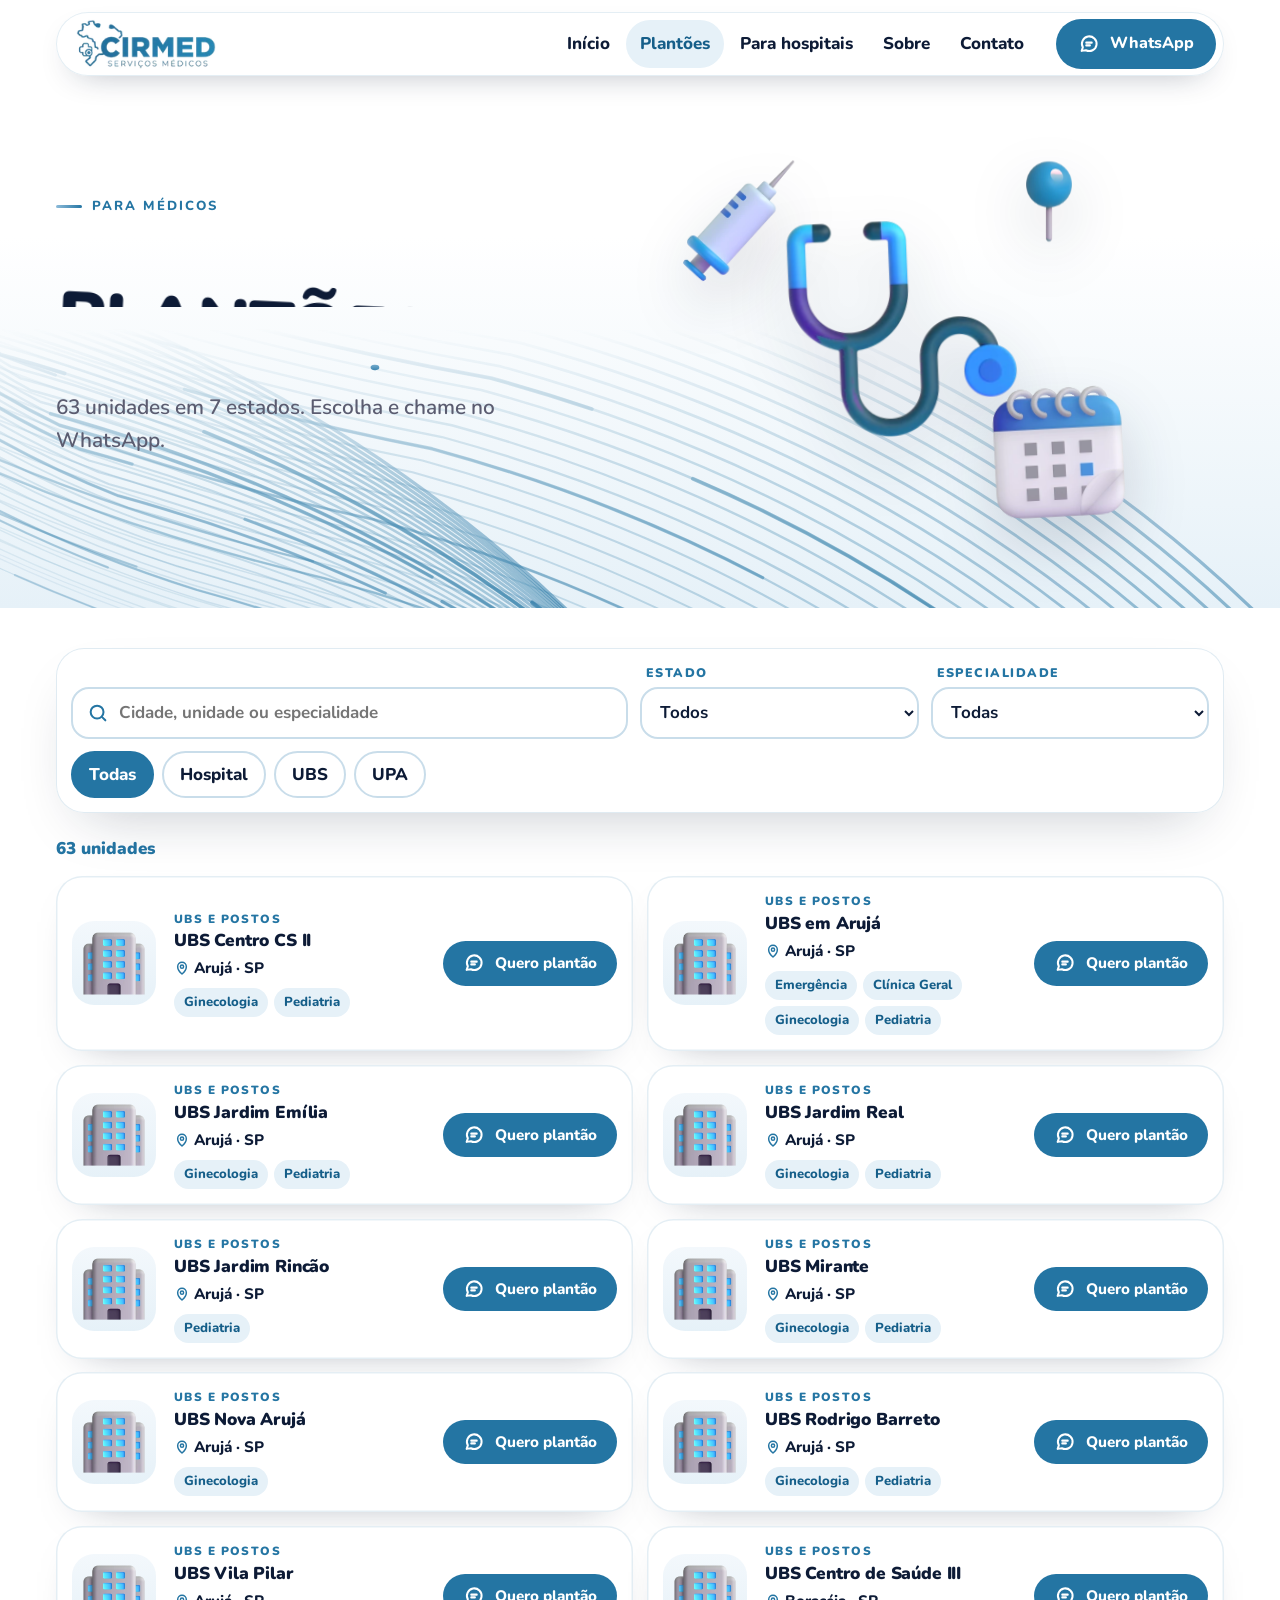
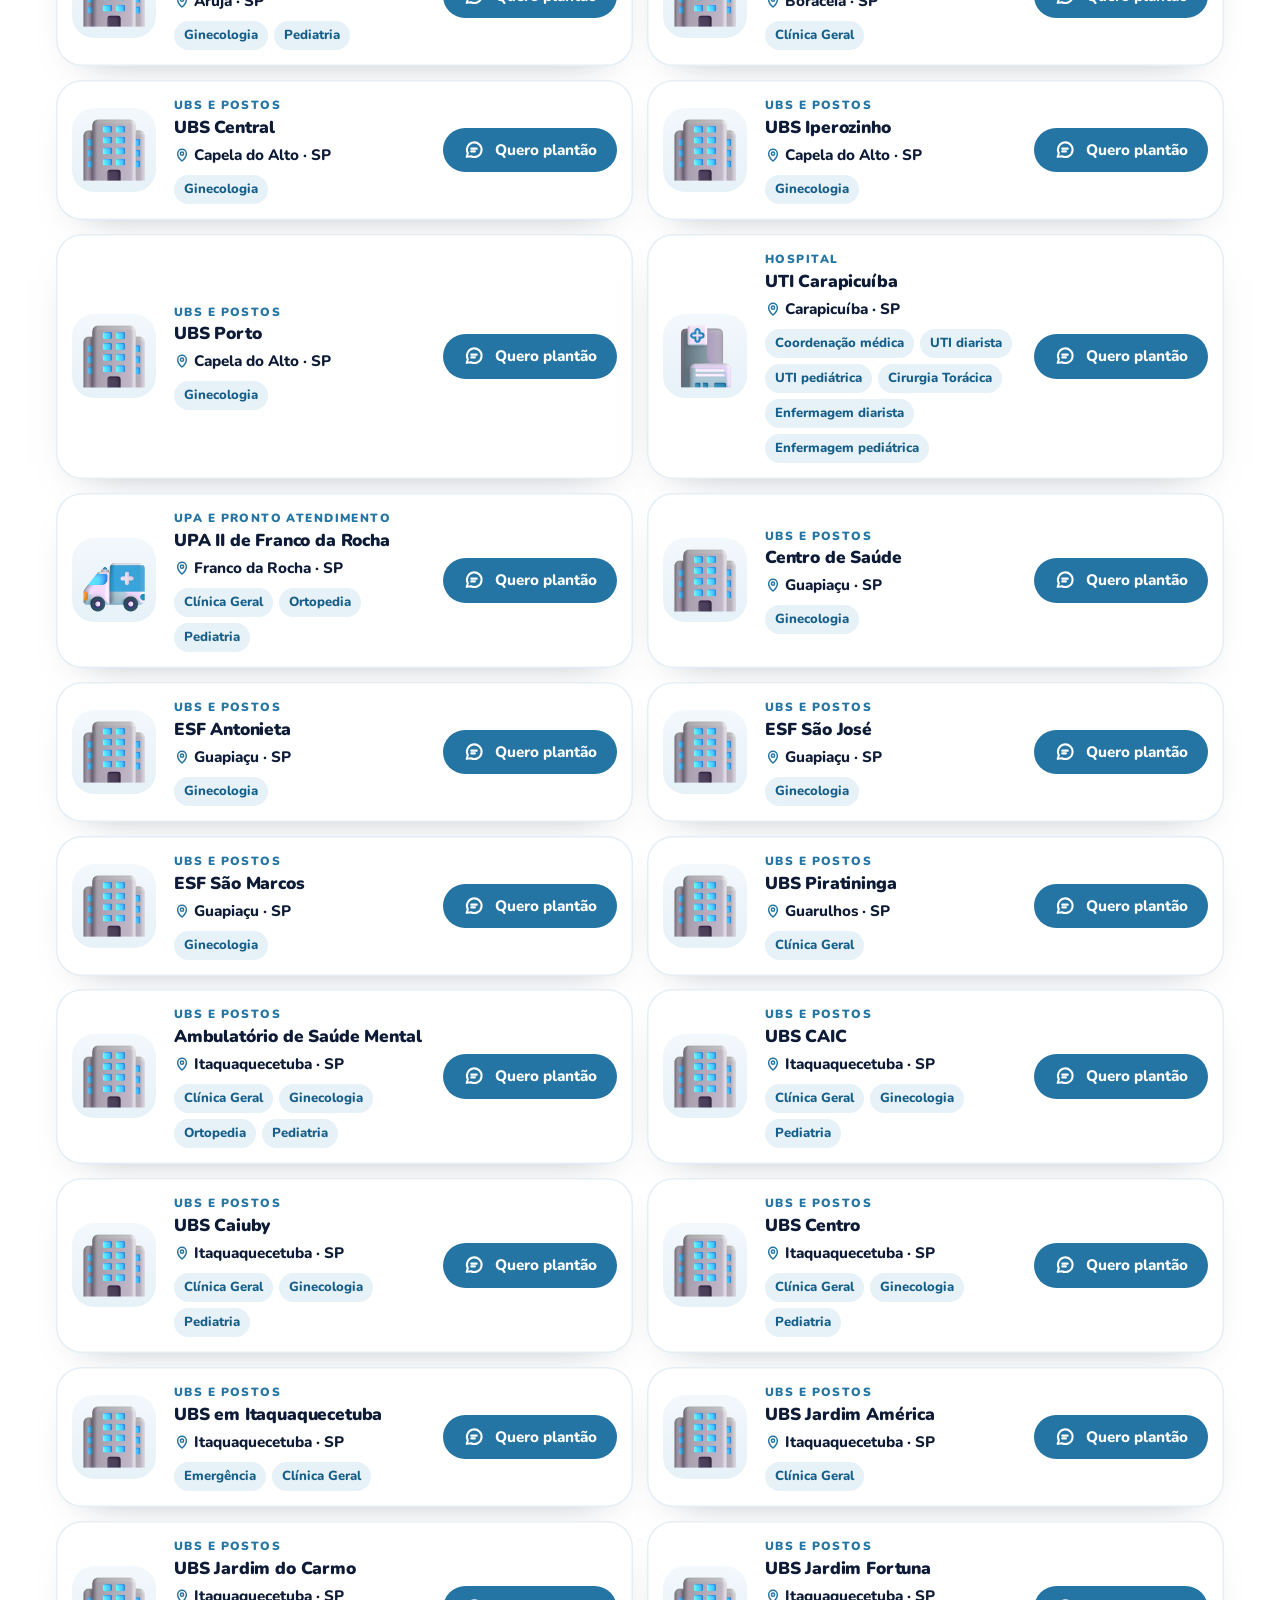
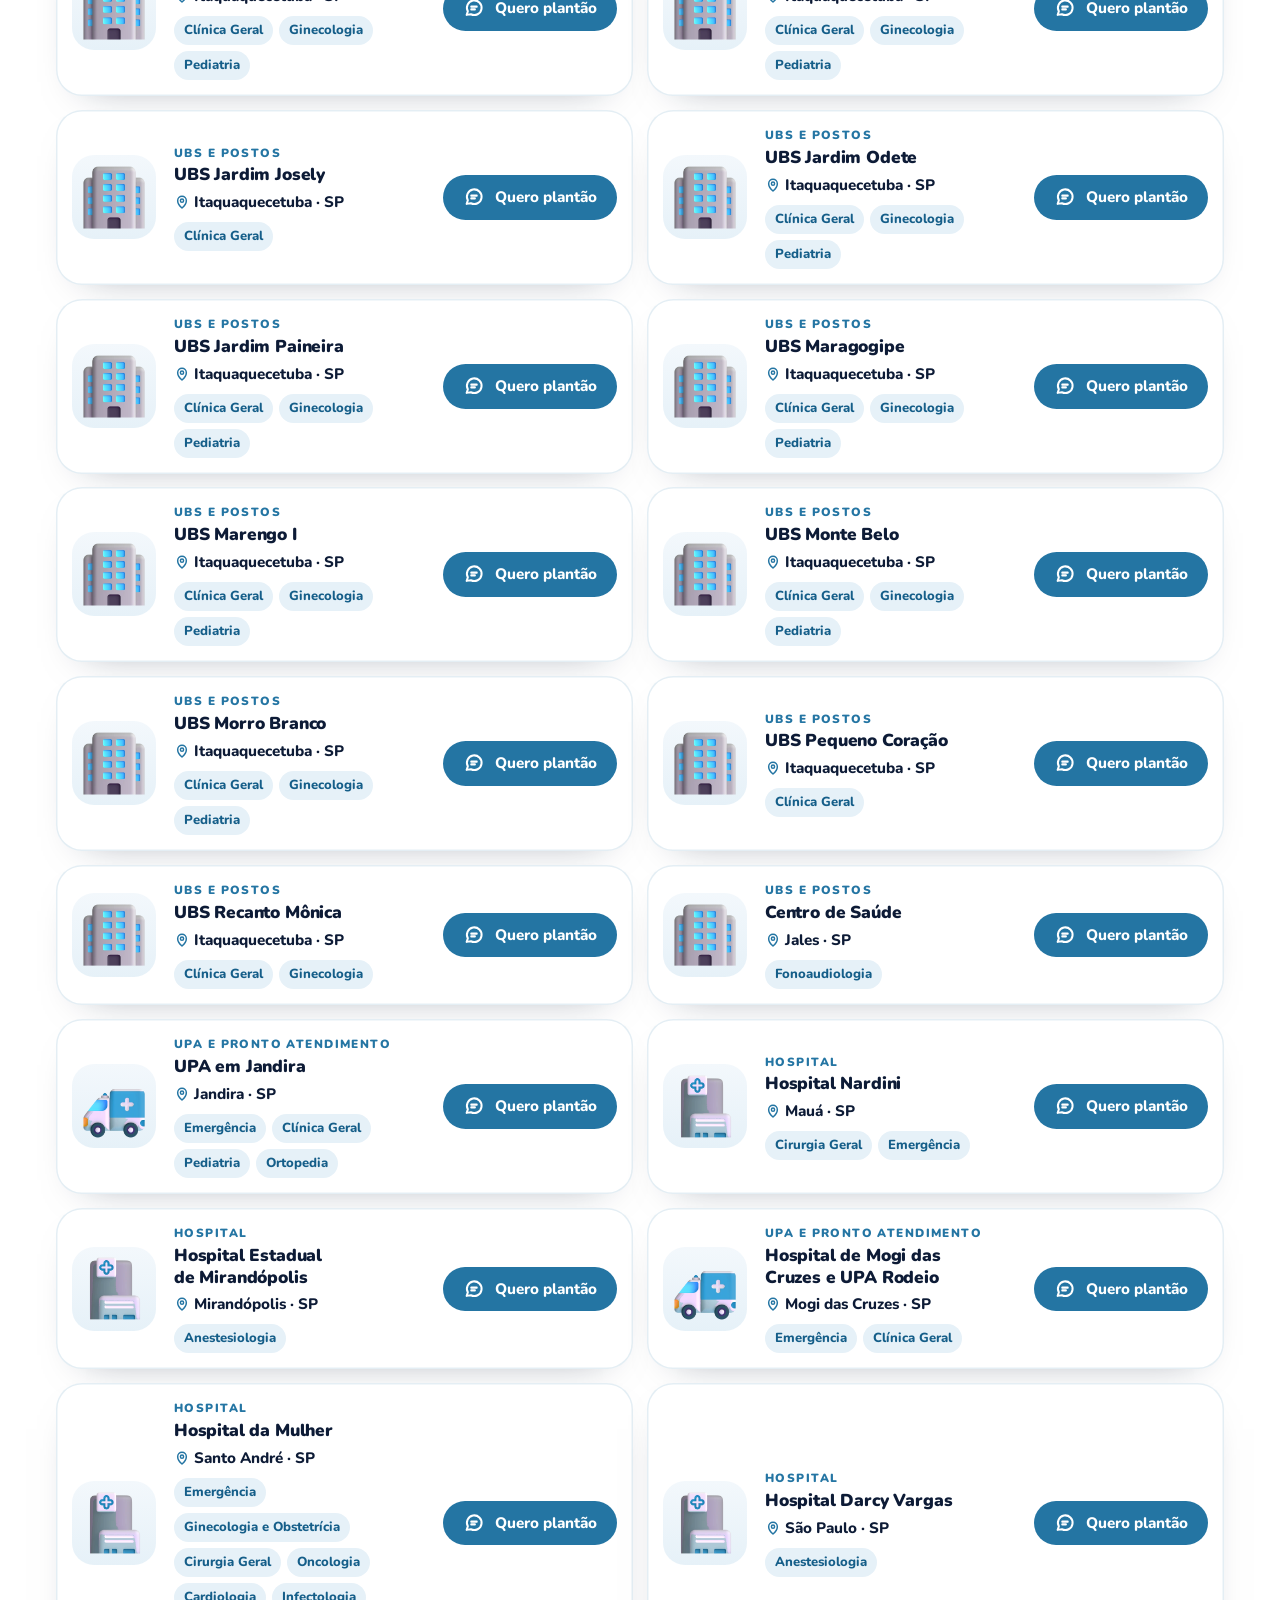
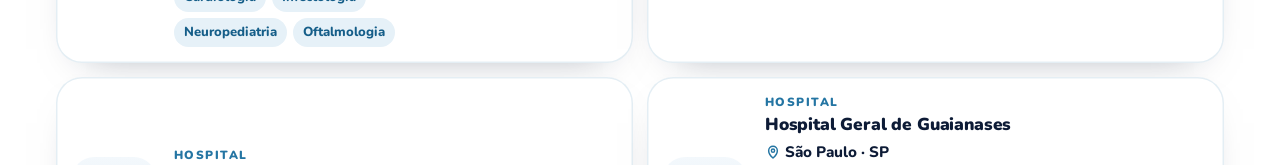
<file: para-medicos.html>
<!DOCTYPE html><html lang="pt-BR"><head><meta charset="UTF-8"><title>Plantões | Cirmed</title>
<meta http-equiv="refresh" content="0; url=plantoes.html"><link rel="canonical" href="https://dudugomes-student.github.io/cirmed-site/plantoes.html"><meta name="robots" content="noindex"></head>
<body><p><a href="plantoes.html">Ir para os plantões abertos</a></p></body></html>
</file>
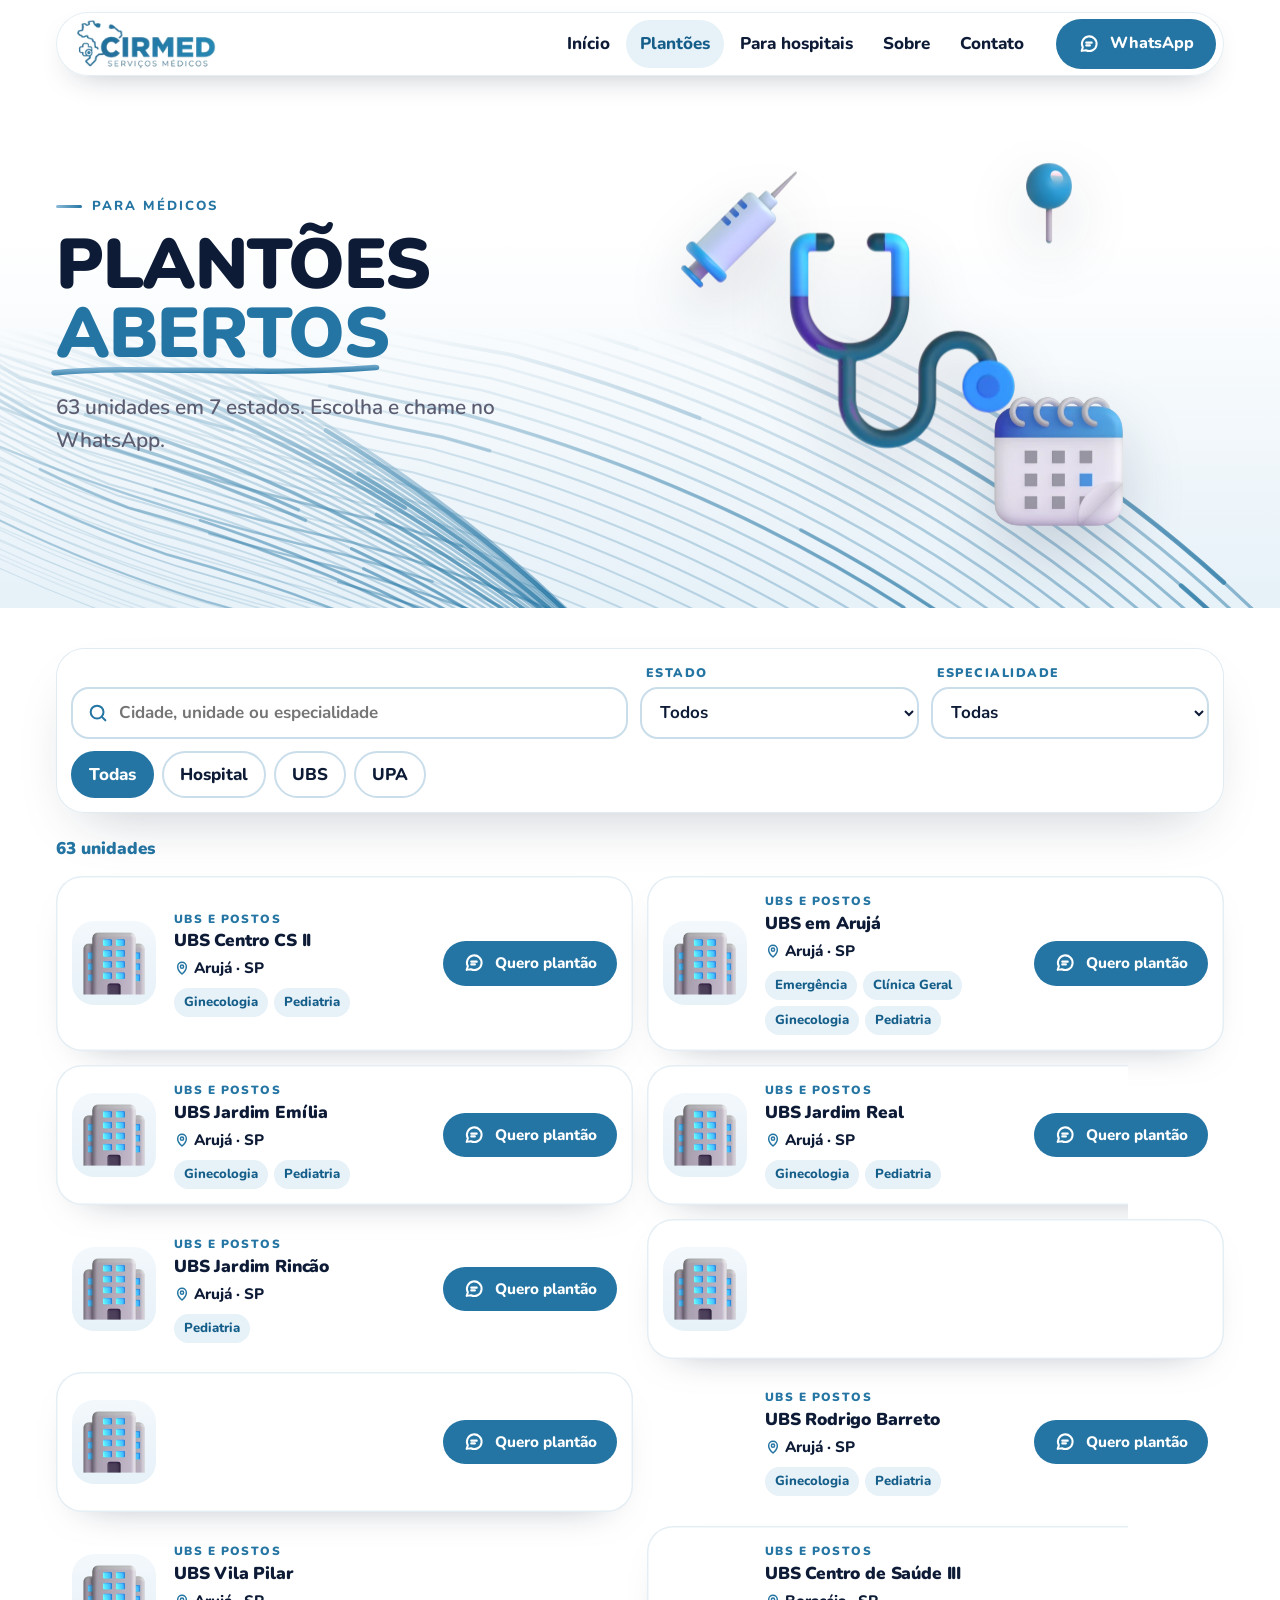
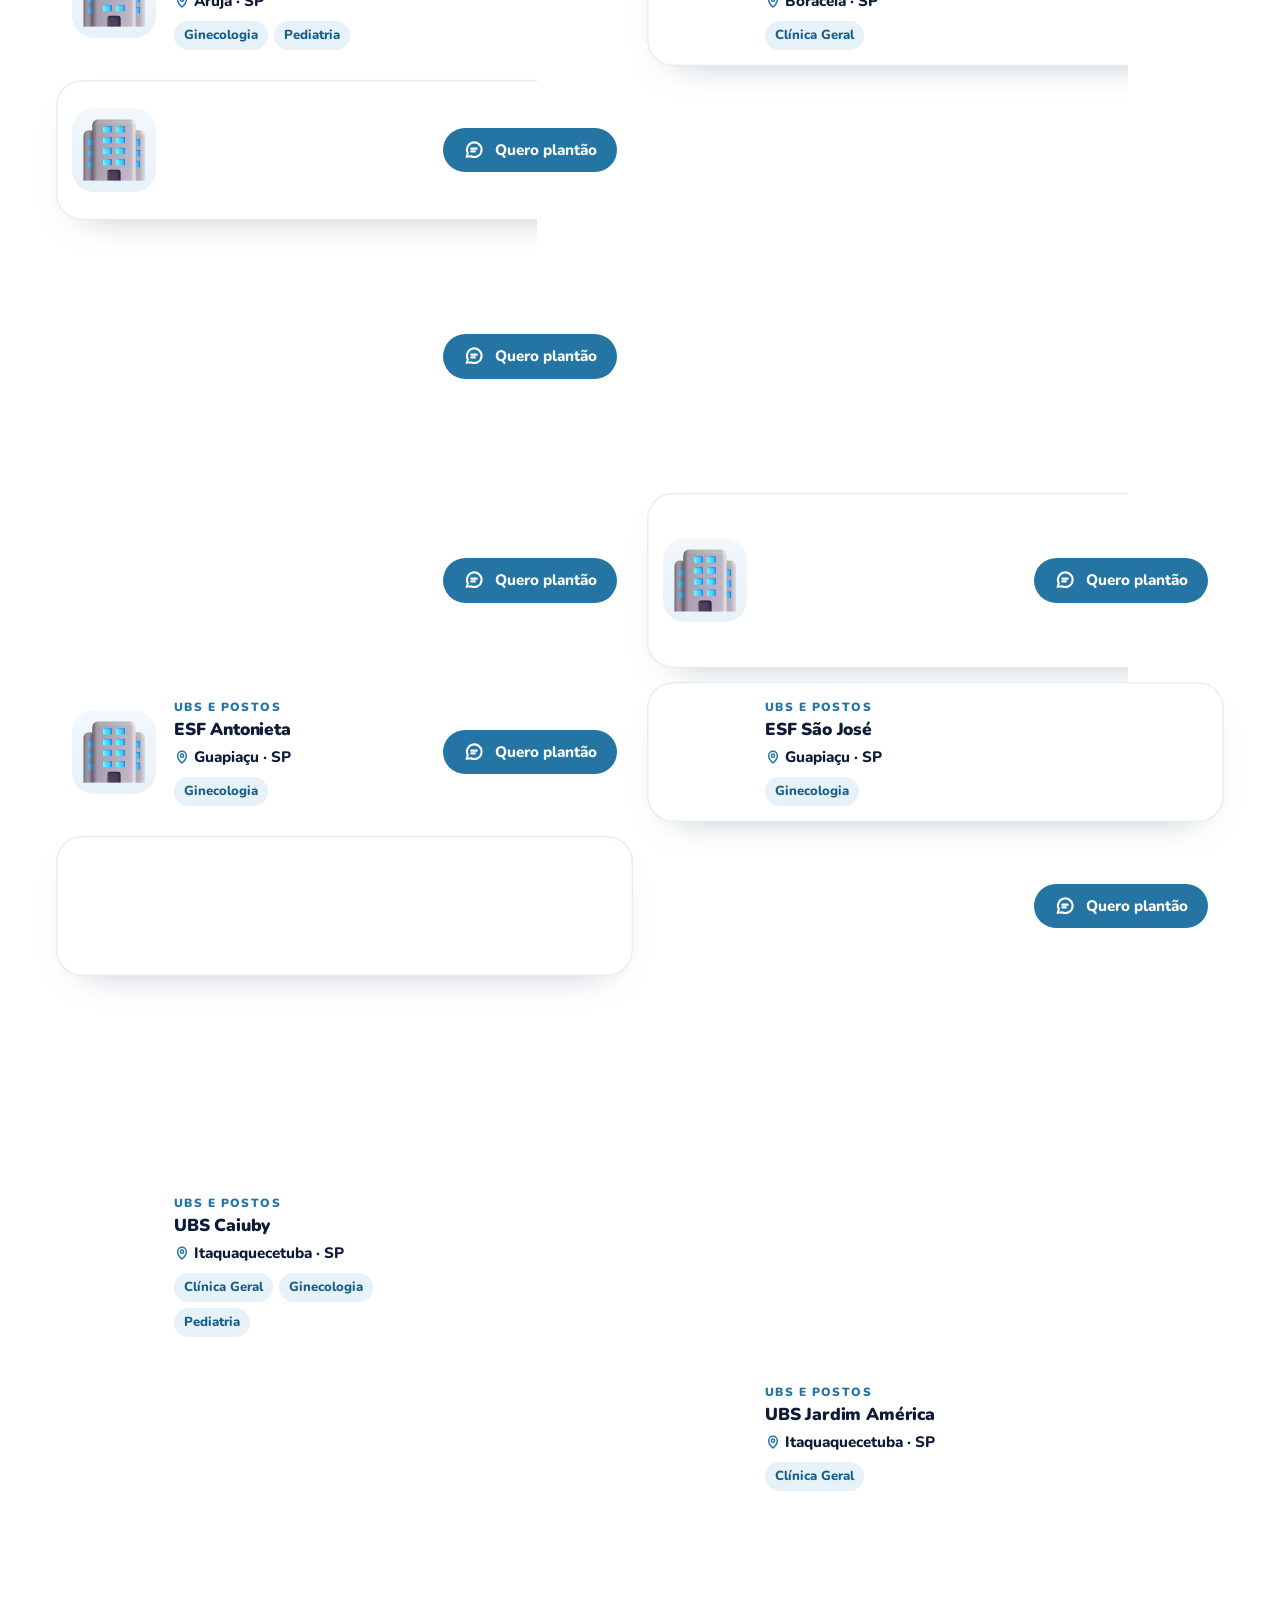
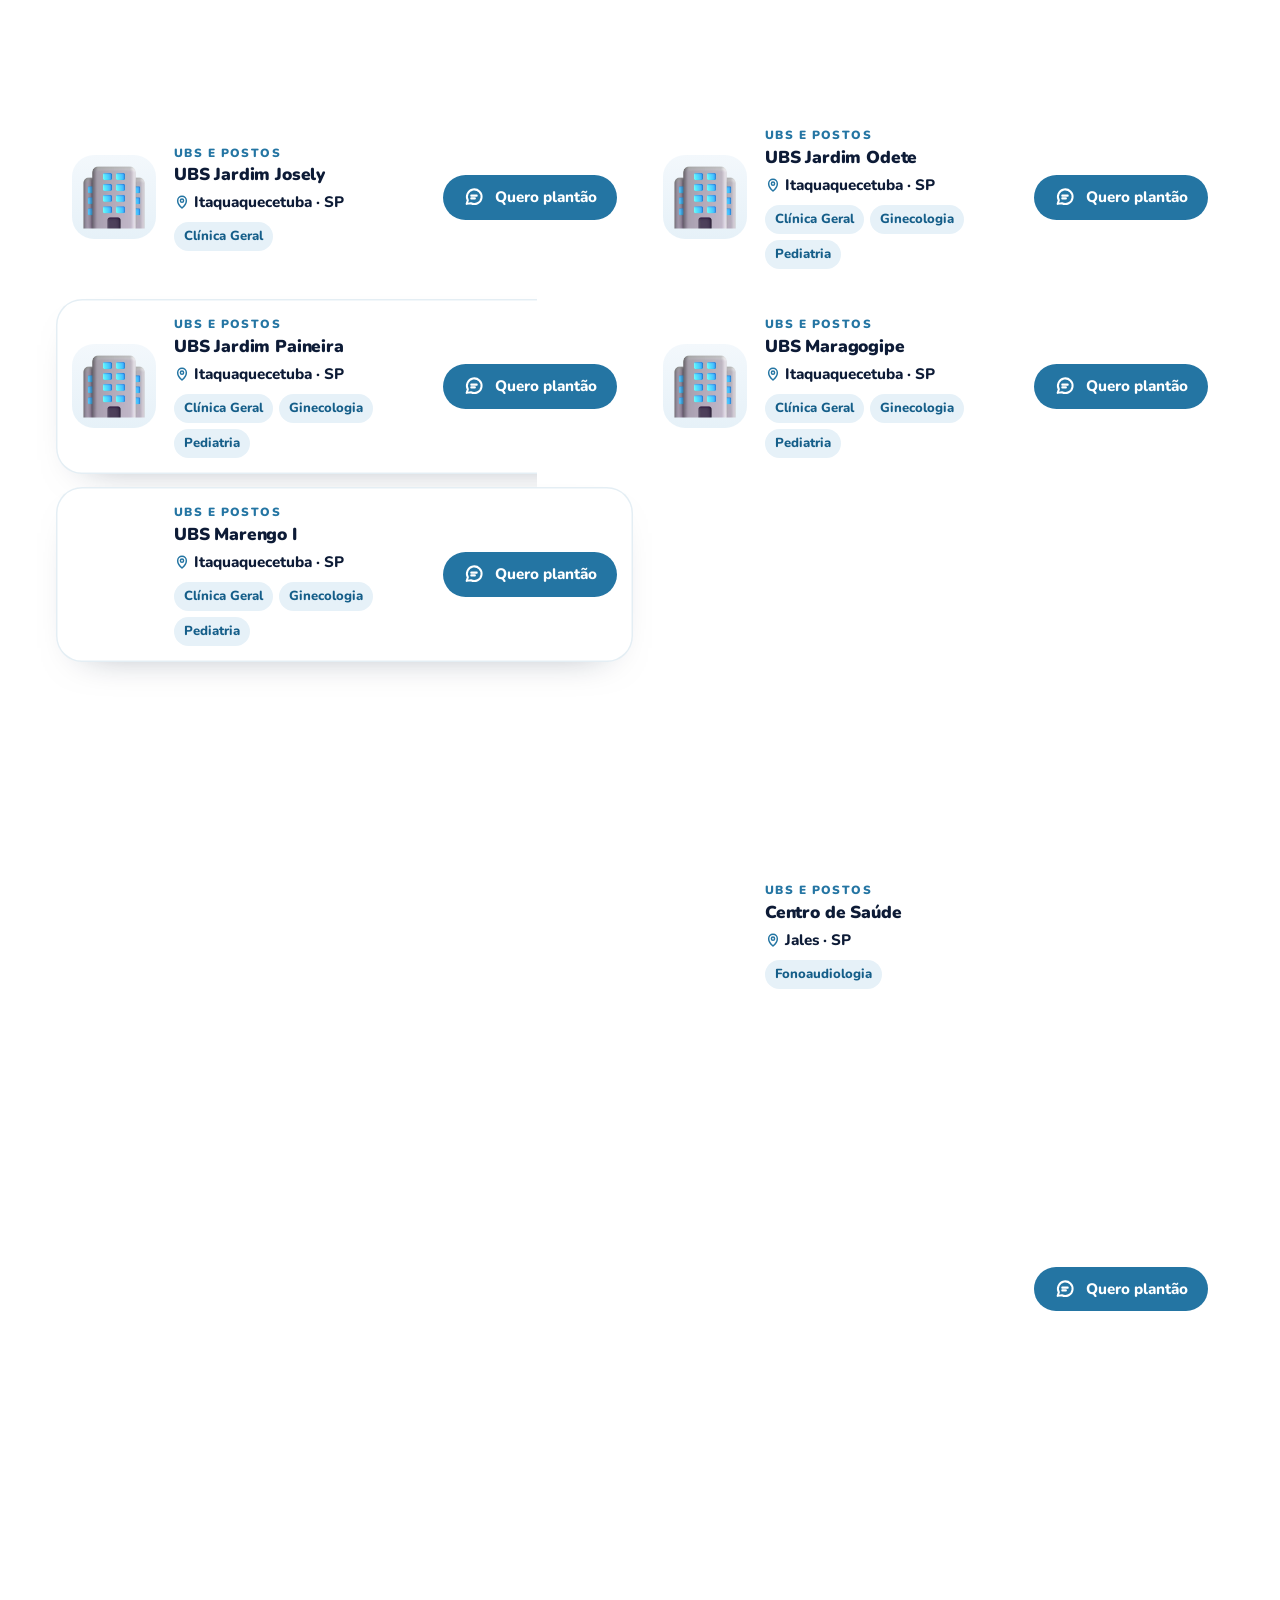
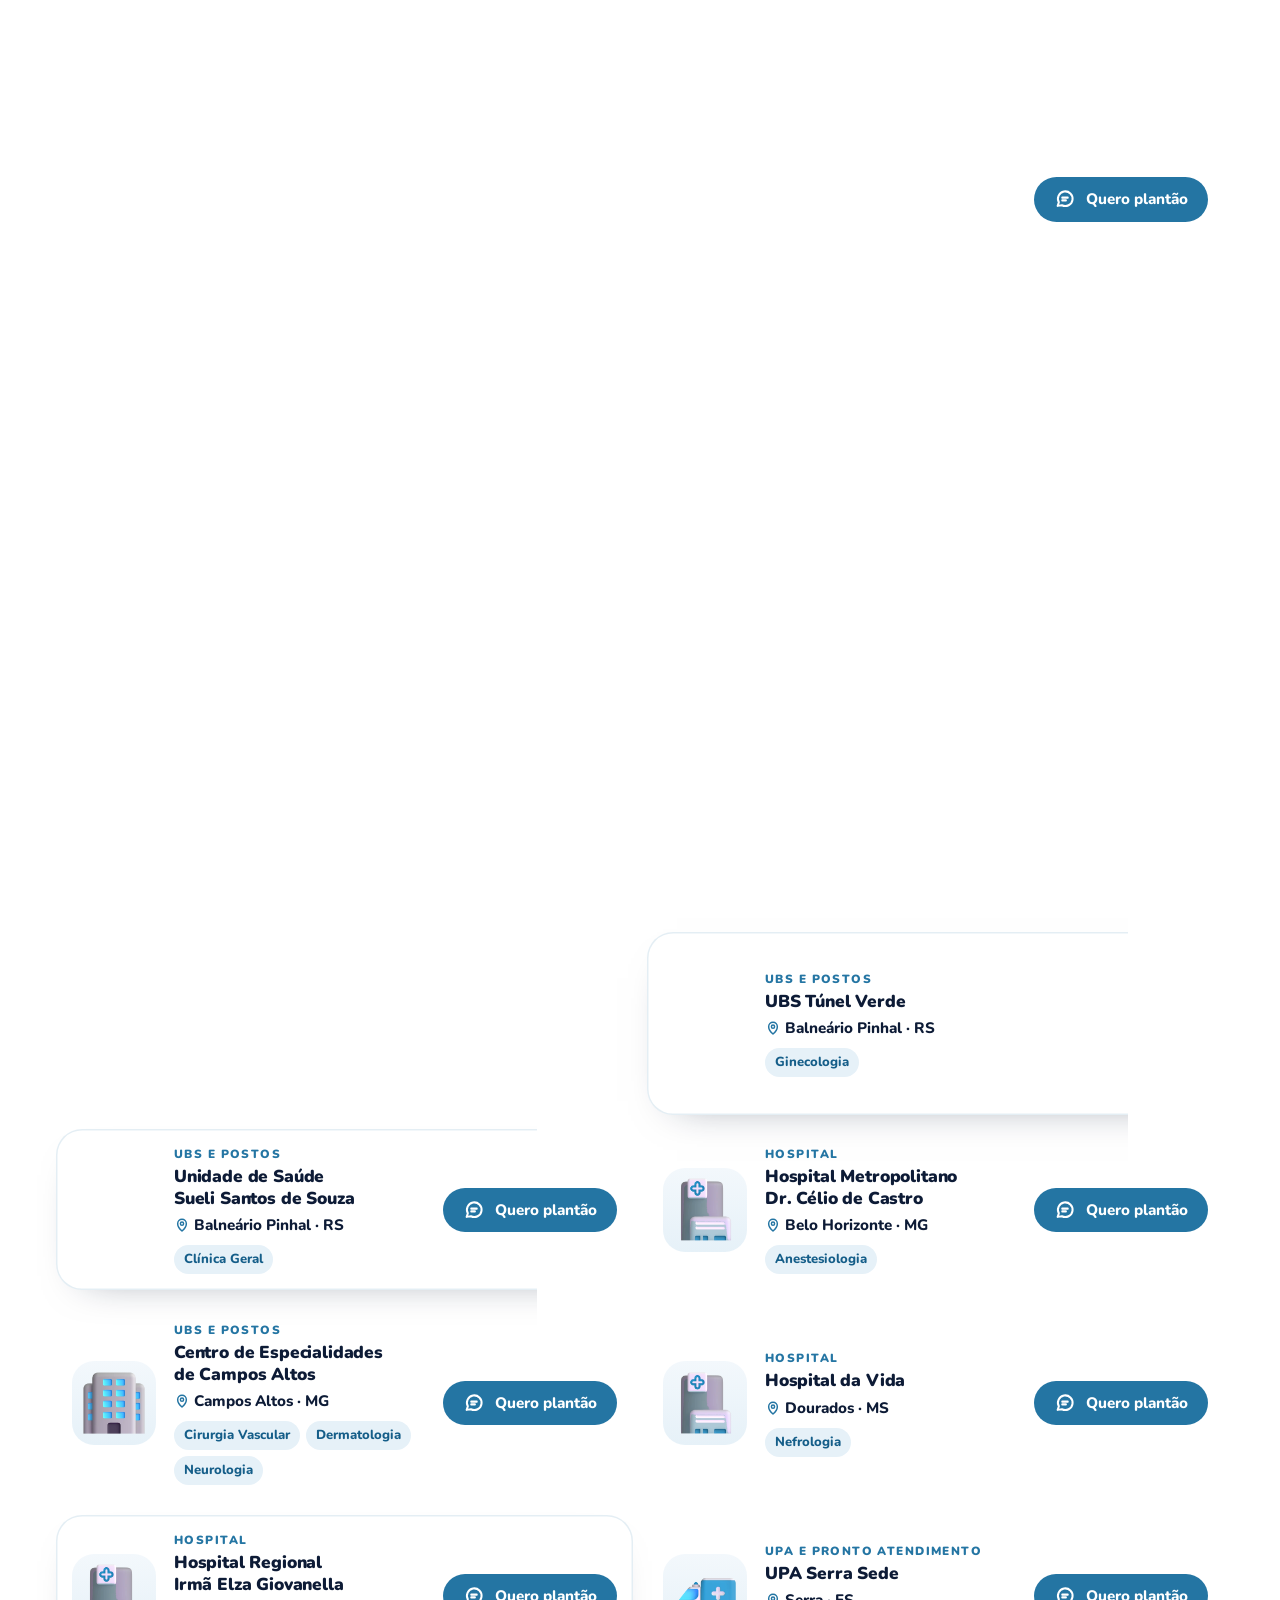
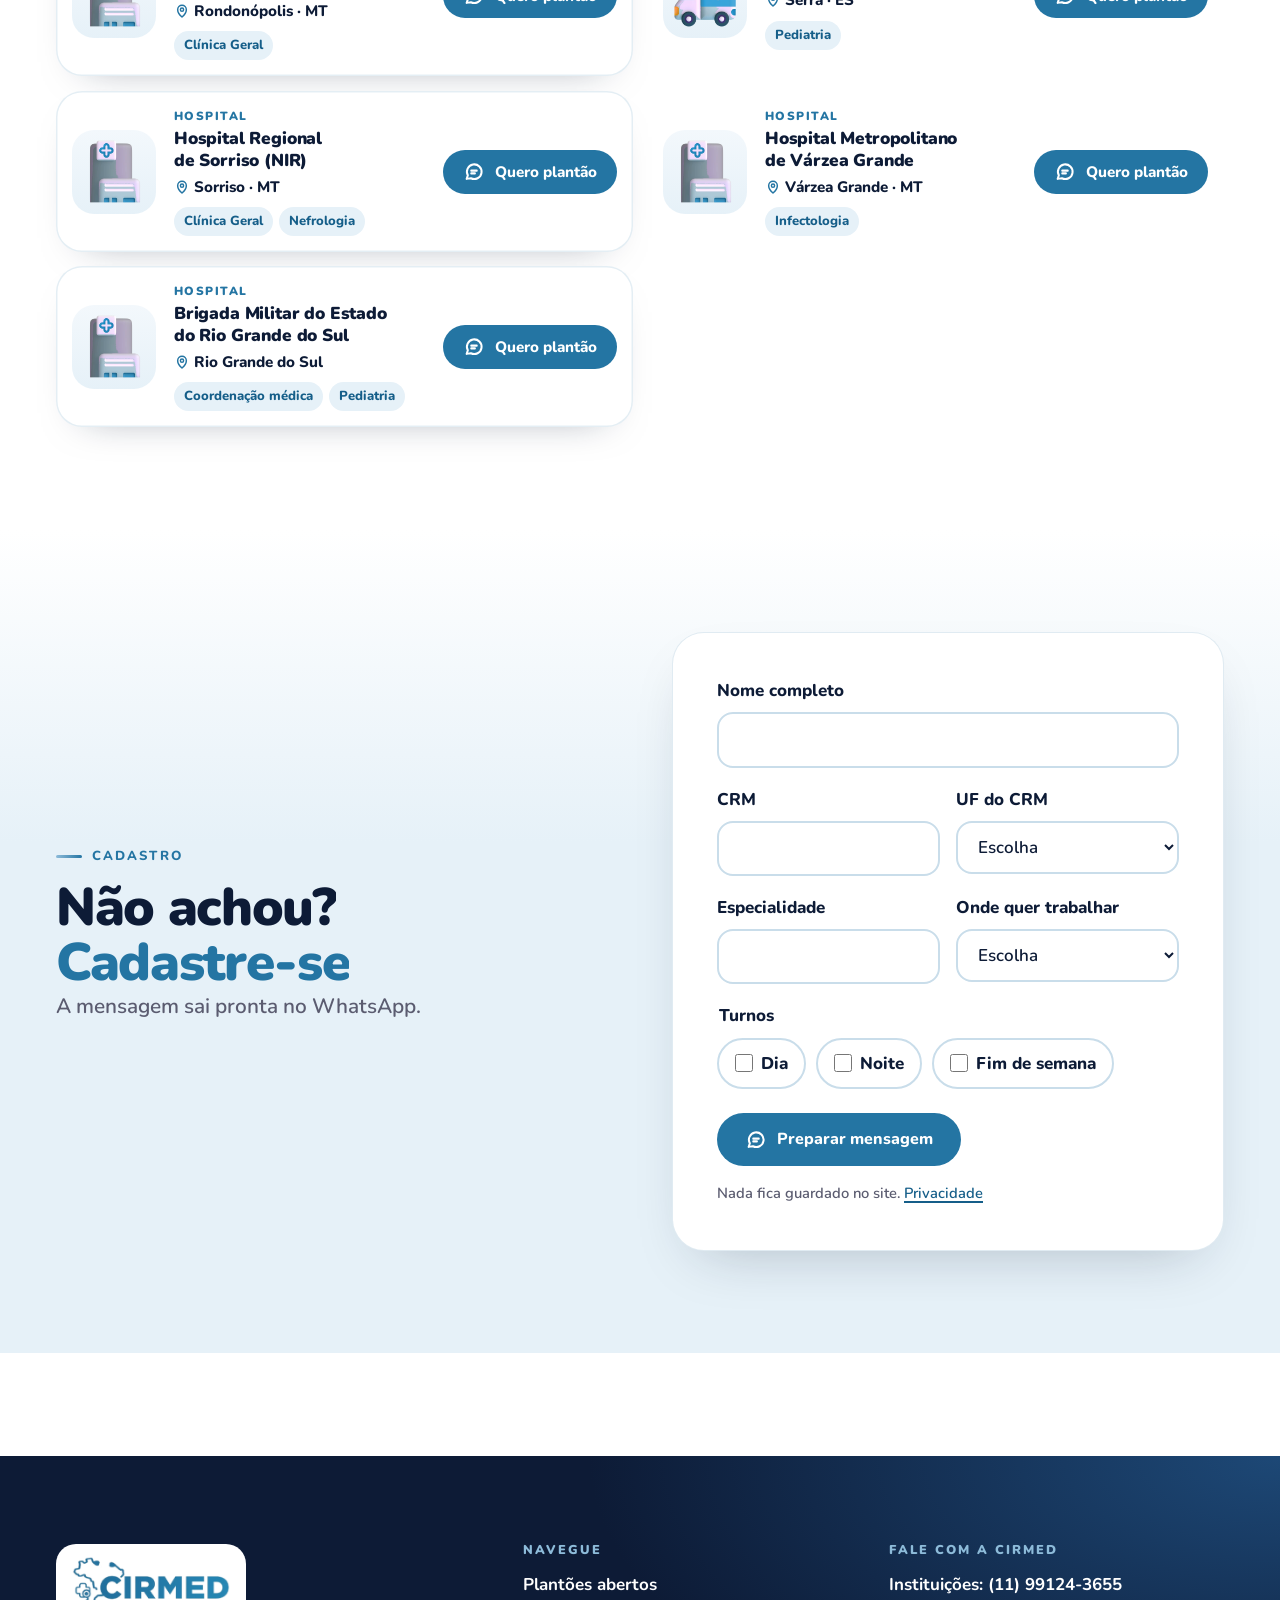
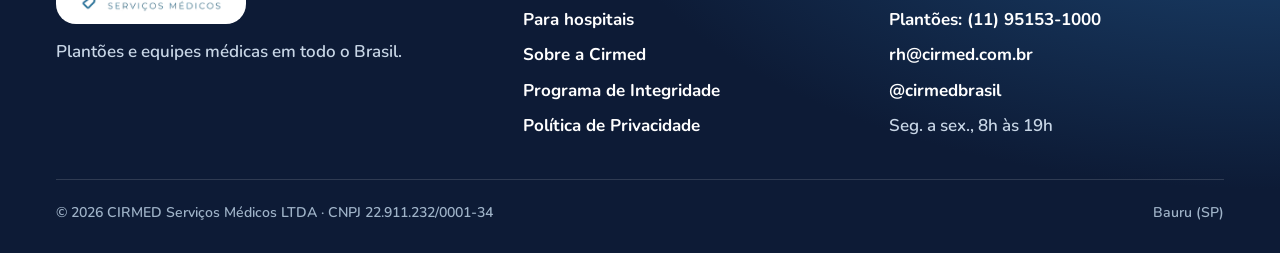
<file: plantoes.html>
<!DOCTYPE html>
<html lang="pt-BR">
<head>
<meta charset="UTF-8">
<meta name="viewport" content="width=device-width, initial-scale=1, viewport-fit=cover">
<script>document.documentElement.classList.add('js');try{if(sessionStorage.getItem('cirmed-nav')==='1'&&!matchMedia('(prefers-reduced-motion: reduce)').matches){document.documentElement.classList.add('arriving');}sessionStorage.removeItem('cirmed-nav')}catch(e){}</script>
<title>Plantões abertos | Cirmed</title>
<meta name="description" content="63 unidades com plantão aberto em 7 estados. Busque por cidade, estado e especialidade e fale com a Cirmed pelo WhatsApp.">
<link rel="canonical" href="https://dudugomes-student.github.io/cirmed-site/plantoes.html">
<meta name="theme-color" content="#FFFFFF">
<meta property="og:title" content="Plantões abertos | Cirmed">
<meta property="og:description" content="63 unidades com plantão aberto em 7 estados. Busque por cidade, estado e especialidade e fale com a Cirmed pelo WhatsApp.">
<meta property="og:type" content="website">
<meta property="og:url" content="https://dudugomes-student.github.io/cirmed-site/plantoes.html">
<meta property="og:image" content="https://dudugomes-student.github.io/cirmed-site/assets/og-cirmed.png">
<meta property="og:locale" content="pt_BR">
<meta name="twitter:card" content="summary_large_image">
<link rel="icon" href="assets/favicon.svg" type="image/svg+xml">
<link rel="preload" href="fonts/nunito-latin-800-normal.woff2" as="font" type="font/woff2" crossorigin>
<link rel="preload" href="fonts/nunito-latin-900-normal.woff2" as="font" type="font/woff2" crossorigin>
<link rel="stylesheet" href="css/cirmed.css">
<script src="js/main.js" defer></script><script src="js/paths-bg.js" defer></script><script src="js/motion.js" defer></script><script src="js/plantoes.js" defer></script><script src="js/forms.js" defer></script>
</head>
<body>
<a class="skip-link" href="#conteudo">Pular para o conteúdo</a>
<div class="curtain" aria-hidden="true"><div class="curtain-panel"><span class="curtain-badge"><img src="assets/logo-128.png" width="361" height="128" alt=""></span><span class="curtain-line"></span></div></div>
<div class="progress" aria-hidden="true"></div>
<svg width="0" height="0" style="position:absolute" aria-hidden="true" focusable="false"><defs><linearGradient id="traco" x1="0" y1="0" x2="1" y2="1"><stop offset="0" stop-color="#8DBBD9"/><stop offset="1" stop-color="#2475A3"/></linearGradient></defs></svg>
<header class="site-header">
  <div class="wrap header-bar">
    <a class="brand" href="index.html"><picture><source type="image/webp" srcset="assets/logo-64.webp 181w, assets/logo-128.webp 361w" sizes="158px"><img src="assets/logo-64.png" srcset="assets/logo-64.png 181w, assets/logo-128.png 361w" sizes="158px" width="181" height="64" alt="Cirmed Serviços Médicos: página inicial"></picture></a>
    <button class="menu-toggle" type="button" aria-expanded="false" aria-controls="menu-principal" aria-label="Abrir menu"><svg class="icon i-open" viewBox="0 0 24 24" aria-hidden="true"><path d="M4 8h16M4 16h16"/></svg><svg class="icon i-close" viewBox="0 0 24 24" aria-hidden="true"><path d="m6 6 12 12M18 6 6 18"/></svg></button>
    <nav class="nav" id="menu-principal" aria-label="Principal">
      <ul class="nav-list"><li><a href="index.html">Início</a></li><li><a href="plantoes.html" aria-current="page">Plantões</a></li><li><a href="para-hospitais.html">Para hospitais</a></li><li><a href="sobre.html">Sobre</a></li><li><a href="contato.html">Contato</a></li></ul>
      <a class="btn btn-primary header-cta" href="https://wa.me/5511991243655" target="_blank" rel="noopener noreferrer"><svg class="icon" viewBox="0 0 24 24" aria-hidden="true"><path d="M4 19.5 5.3 15.6A8 8 0 1 1 8.6 18.8Z"/><path d="M9 10.5h6M9 13.5h4"/></svg><span>WhatsApp</span><span class="sr-only"> (abre em nova aba)</span></a>
    </nav>
  </div>
</header>
<main id="conteudo" tabindex="-1">
<section class="page-hero page-hero-split" aria-labelledby="hero-title"><div class="paths-bg" data-paths aria-hidden="true"></div><div class="wrap split">
  <div>
    <p class="kicker">Para médicos</p>
    <h1 class="display" id="hero-title" data-draw>Plantões <span class="stroke">abertos<svg viewBox="0 0 100 10" preserveAspectRatio="none" aria-hidden="true"><path class="draw" pathLength="1" style="--delay:.5s;--dur:1.1s" d="M2 6.5C26 2.5 62 8.5 98 4"/></svg></span></h1>
    <p class="lede">63 unidades em 7 estados. Escolha e chame no WhatsApp.</p>
  </div>
  <figure class="hero-cluster" aria-hidden="true"><span class="float c-main" data-depth="0.25" style="--fd:0.00s"><img class="float-img" src="assets/3d/estetoscopio.webp" width="256" height="256" alt="" aria-hidden="true" loading="lazy" decoding="async"></span><span class="float c-a" data-depth="0.5" style="--fd:0.60s"><img class="float-img" src="assets/3d/seringa.webp" width="256" height="256" alt="" aria-hidden="true" loading="lazy" decoding="async"></span><span class="float c-b" data-depth="0.4" style="--fd:1.20s"><img class="float-img" src="assets/3d/calendario.webp" width="256" height="256" alt="" aria-hidden="true" loading="lazy" decoding="async"></span><span class="float c-c" data-depth="0.7" style="--fd:1.80s"><img class="float-img" src="assets/3d/pino.webp" width="256" height="256" alt="" aria-hidden="true" loading="lazy" decoding="async"></span></figure>
</div></section>

<section class="section section-search" aria-labelledby="busca-title"><div class="wrap">
  <h2 class="sr-only" id="busca-title">Buscar plantões</h2>
  <form class="filters" data-filters role="search" onsubmit="return false">
    <div class="filter-q"><svg class="icon" viewBox="0 0 24 24" aria-hidden="true"><circle cx="11" cy="11" r="7"/><path d="m20 20-3.5-3.5"/></svg><label class="sr-only" for="f-q">Buscar</label><input id="f-q" name="q" type="search" placeholder="Cidade, unidade ou especialidade" autocomplete="off"></div>
    <div class="filter-sel"><label for="f-uf">Estado</label><select id="f-uf" name="uf"><option value="">Todos</option><option value="CE">Ceará</option><option value="ES">Espírito Santo</option><option value="MG">Minas Gerais</option><option value="MS">Mato Grosso do Sul</option><option value="MT">Mato Grosso</option><option value="RS">Rio Grande do Sul</option><option value="SP">São Paulo</option></select></div>
    <div class="filter-sel"><label for="f-esp">Especialidade</label><select id="f-esp" name="esp"><option value="">Todas</option><option value="Anestesiologia">Anestesiologia</option><option value="Cardiologia">Cardiologia</option><option value="Cirurgia Geral">Cirurgia Geral</option><option value="Cirurgia Torácica">Cirurgia Torácica</option><option value="Cirurgia Vascular">Cirurgia Vascular</option><option value="Clínica Geral">Clínica Geral</option><option value="Coordenação médica">Coordenação médica</option><option value="Dermatologia">Dermatologia</option><option value="Emergência">Emergência</option><option value="Enfermagem diarista">Enfermagem diarista</option><option value="Enfermagem pediátrica">Enfermagem pediátrica</option><option value="Fonoaudiologia">Fonoaudiologia</option><option value="GO alto risco">GO alto risco</option><option value="Ginecologia">Ginecologia</option><option value="Ginecologia e Obstetrícia">Ginecologia e Obstetrícia</option><option value="Infectologia">Infectologia</option><option value="Nefrologia">Nefrologia</option><option value="Neonatologia">Neonatologia</option><option value="Neurologia">Neurologia</option><option value="Neuropediatria">Neuropediatria</option><option value="Oftalmologia">Oftalmologia</option><option value="Oncologia">Oncologia</option><option value="Ortopedia">Ortopedia</option><option value="Pediatria">Pediatria</option><option value="Proctologia">Proctologia</option><option value="Psiquiatria">Psiquiatria</option><option value="UTI diarista">UTI diarista</option><option value="UTI pediátrica">UTI pediátrica</option></select></div>
    <fieldset class="filter-tipo"><legend class="sr-only">Tipo de unidade</legend>
      <label><input type="radio" name="tipo" value="" checked> Todas</label>
      <label><input type="radio" name="tipo" value="hospital"> Hospital</label><label><input type="radio" name="tipo" value="ubs"> UBS</label><label><input type="radio" name="tipo" value="upa"> UPA</label>
    </fieldset>
  </form>
  <div class="results-bar"><p class="results-count" role="status" aria-live="polite" data-count>63 unidades</p><button class="link-btn" type="button" data-clear hidden>Limpar filtros</button></div>
  <ul class="units" data-units><li class="unit" data-tilt data-uf="SP" data-tipo="ubs" data-esps="Ginecologia|Pediatria" data-busca="ubs centro cs ii aruja sp sao paulo ubs e postos ginecologia pediatria ginecologista go pediatra" data-nome="UBS Centro CS II" data-lugar="Arujá · SP"><div class="unit-art"><img class="unit-img" src="assets/3d/predio.webp" width="256" height="256" alt="" aria-hidden="true" loading="lazy" decoding="async"></div><div class="unit-body"><p class="unit-type">UBS e postos</p><h3>UBS Centro CS II</h3><p class="unit-place"><svg class="icon" viewBox="0 0 24 24" aria-hidden="true"><path d="M12 21s-6.5-5.6-6.5-11a6.5 6.5 0 0 1 13 0c0 5.4-6.5 11-6.5 11Z"/><circle cx="12" cy="10" r="2.4"/></svg>Arujá · SP</p><ul class="mini-chips"><li data-esp="Ginecologia">Ginecologia</li><li data-esp="Pediatria">Pediatria</li></ul></div><a class="btn btn-primary unit-cta" href="https://wa.me/5511951531000?text=Ol%C3%A1%2C%20Cirmed.%20Tenho%20interesse%20no%20plant%C3%A3o%20em%20UBS%20Centro%20CS%20II%20%28Aruj%C3%A1%20%C2%B7%20SP%29." target="_blank" rel="noopener noreferrer"><svg class="icon" viewBox="0 0 24 24" aria-hidden="true"><path d="M4 19.5 5.3 15.6A8 8 0 1 1 8.6 18.8Z"/><path d="M9 10.5h6M9 13.5h4"/></svg><span>Quero plantão</span><span class="sr-only"> em UBS Centro CS II (abre em nova aba)</span></a></li><li class="unit" data-tilt data-uf="SP" data-tipo="ubs" data-esps="Emergência|Clínica Geral|Ginecologia|Pediatria" data-busca="ubs em aruja aruja sp sao paulo ubs e postos emergencia clinica geral ginecologia pediatria pronto socorro ps emergencista clinico geral clinico ginecologista go pediatra" data-nome="UBS em Arujá" data-lugar="Arujá · SP"><div class="unit-art"><img class="unit-img" src="assets/3d/predio.webp" width="256" height="256" alt="" aria-hidden="true" loading="lazy" decoding="async"></div><div class="unit-body"><p class="unit-type">UBS e postos</p><h3>UBS em Arujá</h3><p class="unit-place"><svg class="icon" viewBox="0 0 24 24" aria-hidden="true"><path d="M12 21s-6.5-5.6-6.5-11a6.5 6.5 0 0 1 13 0c0 5.4-6.5 11-6.5 11Z"/><circle cx="12" cy="10" r="2.4"/></svg>Arujá · SP</p><ul class="mini-chips"><li data-esp="Emergência">Emergência</li><li data-esp="Clínica Geral">Clínica Geral</li><li data-esp="Ginecologia">Ginecologia</li><li data-esp="Pediatria">Pediatria</li></ul></div><a class="btn btn-primary unit-cta" href="https://wa.me/5511951531000?text=Ol%C3%A1%2C%20Cirmed.%20Tenho%20interesse%20no%20plant%C3%A3o%20em%20UBS%20em%20Aruj%C3%A1%20%28Aruj%C3%A1%20%C2%B7%20SP%29." target="_blank" rel="noopener noreferrer"><svg class="icon" viewBox="0 0 24 24" aria-hidden="true"><path d="M4 19.5 5.3 15.6A8 8 0 1 1 8.6 18.8Z"/><path d="M9 10.5h6M9 13.5h4"/></svg><span>Quero plantão</span><span class="sr-only"> em UBS em Arujá (abre em nova aba)</span></a></li><li class="unit" data-tilt data-uf="SP" data-tipo="ubs" data-esps="Ginecologia|Pediatria" data-busca="ubs jardim emilia aruja sp sao paulo ubs e postos ginecologia pediatria ginecologista go pediatra" data-nome="UBS Jardim Emília" data-lugar="Arujá · SP"><div class="unit-art"><img class="unit-img" src="assets/3d/predio.webp" width="256" height="256" alt="" aria-hidden="true" loading="lazy" decoding="async"></div><div class="unit-body"><p class="unit-type">UBS e postos</p><h3>UBS Jardim Emília</h3><p class="unit-place"><svg class="icon" viewBox="0 0 24 24" aria-hidden="true"><path d="M12 21s-6.5-5.6-6.5-11a6.5 6.5 0 0 1 13 0c0 5.4-6.5 11-6.5 11Z"/><circle cx="12" cy="10" r="2.4"/></svg>Arujá · SP</p><ul class="mini-chips"><li data-esp="Ginecologia">Ginecologia</li><li data-esp="Pediatria">Pediatria</li></ul></div><a class="btn btn-primary unit-cta" href="https://wa.me/5511951531000?text=Ol%C3%A1%2C%20Cirmed.%20Tenho%20interesse%20no%20plant%C3%A3o%20em%20UBS%20Jardim%20Em%C3%ADlia%20%28Aruj%C3%A1%20%C2%B7%20SP%29." target="_blank" rel="noopener noreferrer"><svg class="icon" viewBox="0 0 24 24" aria-hidden="true"><path d="M4 19.5 5.3 15.6A8 8 0 1 1 8.6 18.8Z"/><path d="M9 10.5h6M9 13.5h4"/></svg><span>Quero plantão</span><span class="sr-only"> em UBS Jardim Emília (abre em nova aba)</span></a></li><li class="unit" data-tilt data-uf="SP" data-tipo="ubs" data-esps="Ginecologia|Pediatria" data-busca="ubs jardim real aruja sp sao paulo ubs e postos ginecologia pediatria ginecologista go pediatra" data-nome="UBS Jardim Real" data-lugar="Arujá · SP"><div class="unit-art"><img class="unit-img" src="assets/3d/predio.webp" width="256" height="256" alt="" aria-hidden="true" loading="lazy" decoding="async"></div><div class="unit-body"><p class="unit-type">UBS e postos</p><h3>UBS Jardim Real</h3><p class="unit-place"><svg class="icon" viewBox="0 0 24 24" aria-hidden="true"><path d="M12 21s-6.5-5.6-6.5-11a6.5 6.5 0 0 1 13 0c0 5.4-6.5 11-6.5 11Z"/><circle cx="12" cy="10" r="2.4"/></svg>Arujá · SP</p><ul class="mini-chips"><li data-esp="Ginecologia">Ginecologia</li><li data-esp="Pediatria">Pediatria</li></ul></div><a class="btn btn-primary unit-cta" href="https://wa.me/5511951531000?text=Ol%C3%A1%2C%20Cirmed.%20Tenho%20interesse%20no%20plant%C3%A3o%20em%20UBS%20Jardim%20Real%20%28Aruj%C3%A1%20%C2%B7%20SP%29." target="_blank" rel="noopener noreferrer"><svg class="icon" viewBox="0 0 24 24" aria-hidden="true"><path d="M4 19.5 5.3 15.6A8 8 0 1 1 8.6 18.8Z"/><path d="M9 10.5h6M9 13.5h4"/></svg><span>Quero plantão</span><span class="sr-only"> em UBS Jardim Real (abre em nova aba)</span></a></li><li class="unit" data-tilt data-uf="SP" data-tipo="ubs" data-esps="Pediatria" data-busca="ubs jardim rincao aruja sp sao paulo ubs e postos pediatria pediatra" data-nome="UBS Jardim Rincão" data-lugar="Arujá · SP"><div class="unit-art"><img class="unit-img" src="assets/3d/predio.webp" width="256" height="256" alt="" aria-hidden="true" loading="lazy" decoding="async"></div><div class="unit-body"><p class="unit-type">UBS e postos</p><h3>UBS Jardim Rincão</h3><p class="unit-place"><svg class="icon" viewBox="0 0 24 24" aria-hidden="true"><path d="M12 21s-6.5-5.6-6.5-11a6.5 6.5 0 0 1 13 0c0 5.4-6.5 11-6.5 11Z"/><circle cx="12" cy="10" r="2.4"/></svg>Arujá · SP</p><ul class="mini-chips"><li data-esp="Pediatria">Pediatria</li></ul></div><a class="btn btn-primary unit-cta" href="https://wa.me/5511951531000?text=Ol%C3%A1%2C%20Cirmed.%20Tenho%20interesse%20no%20plant%C3%A3o%20em%20UBS%20Jardim%20Rinc%C3%A3o%20%28Aruj%C3%A1%20%C2%B7%20SP%29." target="_blank" rel="noopener noreferrer"><svg class="icon" viewBox="0 0 24 24" aria-hidden="true"><path d="M4 19.5 5.3 15.6A8 8 0 1 1 8.6 18.8Z"/><path d="M9 10.5h6M9 13.5h4"/></svg><span>Quero plantão</span><span class="sr-only"> em UBS Jardim Rincão (abre em nova aba)</span></a></li><li class="unit" data-tilt data-uf="SP" data-tipo="ubs" data-esps="Ginecologia|Pediatria" data-busca="ubs mirante aruja sp sao paulo ubs e postos ginecologia pediatria ginecologista go pediatra" data-nome="UBS Mirante" data-lugar="Arujá · SP"><div class="unit-art"><img class="unit-img" src="assets/3d/predio.webp" width="256" height="256" alt="" aria-hidden="true" loading="lazy" decoding="async"></div><div class="unit-body"><p class="unit-type">UBS e postos</p><h3>UBS Mirante</h3><p class="unit-place"><svg class="icon" viewBox="0 0 24 24" aria-hidden="true"><path d="M12 21s-6.5-5.6-6.5-11a6.5 6.5 0 0 1 13 0c0 5.4-6.5 11-6.5 11Z"/><circle cx="12" cy="10" r="2.4"/></svg>Arujá · SP</p><ul class="mini-chips"><li data-esp="Ginecologia">Ginecologia</li><li data-esp="Pediatria">Pediatria</li></ul></div><a class="btn btn-primary unit-cta" href="https://wa.me/5511951531000?text=Ol%C3%A1%2C%20Cirmed.%20Tenho%20interesse%20no%20plant%C3%A3o%20em%20UBS%20Mirante%20%28Aruj%C3%A1%20%C2%B7%20SP%29." target="_blank" rel="noopener noreferrer"><svg class="icon" viewBox="0 0 24 24" aria-hidden="true"><path d="M4 19.5 5.3 15.6A8 8 0 1 1 8.6 18.8Z"/><path d="M9 10.5h6M9 13.5h4"/></svg><span>Quero plantão</span><span class="sr-only"> em UBS Mirante (abre em nova aba)</span></a></li><li class="unit" data-tilt data-uf="SP" data-tipo="ubs" data-esps="Ginecologia" data-busca="ubs nova aruja aruja sp sao paulo ubs e postos ginecologia ginecologista go" data-nome="UBS Nova Arujá" data-lugar="Arujá · SP"><div class="unit-art"><img class="unit-img" src="assets/3d/predio.webp" width="256" height="256" alt="" aria-hidden="true" loading="lazy" decoding="async"></div><div class="unit-body"><p class="unit-type">UBS e postos</p><h3>UBS Nova Arujá</h3><p class="unit-place"><svg class="icon" viewBox="0 0 24 24" aria-hidden="true"><path d="M12 21s-6.5-5.6-6.5-11a6.5 6.5 0 0 1 13 0c0 5.4-6.5 11-6.5 11Z"/><circle cx="12" cy="10" r="2.4"/></svg>Arujá · SP</p><ul class="mini-chips"><li data-esp="Ginecologia">Ginecologia</li></ul></div><a class="btn btn-primary unit-cta" href="https://wa.me/5511951531000?text=Ol%C3%A1%2C%20Cirmed.%20Tenho%20interesse%20no%20plant%C3%A3o%20em%20UBS%20Nova%20Aruj%C3%A1%20%28Aruj%C3%A1%20%C2%B7%20SP%29." target="_blank" rel="noopener noreferrer"><svg class="icon" viewBox="0 0 24 24" aria-hidden="true"><path d="M4 19.5 5.3 15.6A8 8 0 1 1 8.6 18.8Z"/><path d="M9 10.5h6M9 13.5h4"/></svg><span>Quero plantão</span><span class="sr-only"> em UBS Nova Arujá (abre em nova aba)</span></a></li><li class="unit" data-tilt data-uf="SP" data-tipo="ubs" data-esps="Ginecologia|Pediatria" data-busca="ubs rodrigo barreto aruja sp sao paulo ubs e postos ginecologia pediatria ginecologista go pediatra" data-nome="UBS Rodrigo Barreto" data-lugar="Arujá · SP"><div class="unit-art"><img class="unit-img" src="assets/3d/predio.webp" width="256" height="256" alt="" aria-hidden="true" loading="lazy" decoding="async"></div><div class="unit-body"><p class="unit-type">UBS e postos</p><h3>UBS Rodrigo Barreto</h3><p class="unit-place"><svg class="icon" viewBox="0 0 24 24" aria-hidden="true"><path d="M12 21s-6.5-5.6-6.5-11a6.5 6.5 0 0 1 13 0c0 5.4-6.5 11-6.5 11Z"/><circle cx="12" cy="10" r="2.4"/></svg>Arujá · SP</p><ul class="mini-chips"><li data-esp="Ginecologia">Ginecologia</li><li data-esp="Pediatria">Pediatria</li></ul></div><a class="btn btn-primary unit-cta" href="https://wa.me/5511951531000?text=Ol%C3%A1%2C%20Cirmed.%20Tenho%20interesse%20no%20plant%C3%A3o%20em%20UBS%20Rodrigo%20Barreto%20%28Aruj%C3%A1%20%C2%B7%20SP%29." target="_blank" rel="noopener noreferrer"><svg class="icon" viewBox="0 0 24 24" aria-hidden="true"><path d="M4 19.5 5.3 15.6A8 8 0 1 1 8.6 18.8Z"/><path d="M9 10.5h6M9 13.5h4"/></svg><span>Quero plantão</span><span class="sr-only"> em UBS Rodrigo Barreto (abre em nova aba)</span></a></li><li class="unit" data-tilt data-uf="SP" data-tipo="ubs" data-esps="Ginecologia|Pediatria" data-busca="ubs vila pilar aruja sp sao paulo ubs e postos ginecologia pediatria ginecologista go pediatra" data-nome="UBS Vila Pilar" data-lugar="Arujá · SP"><div class="unit-art"><img class="unit-img" src="assets/3d/predio.webp" width="256" height="256" alt="" aria-hidden="true" loading="lazy" decoding="async"></div><div class="unit-body"><p class="unit-type">UBS e postos</p><h3>UBS Vila Pilar</h3><p class="unit-place"><svg class="icon" viewBox="0 0 24 24" aria-hidden="true"><path d="M12 21s-6.5-5.6-6.5-11a6.5 6.5 0 0 1 13 0c0 5.4-6.5 11-6.5 11Z"/><circle cx="12" cy="10" r="2.4"/></svg>Arujá · SP</p><ul class="mini-chips"><li data-esp="Ginecologia">Ginecologia</li><li data-esp="Pediatria">Pediatria</li></ul></div><a class="btn btn-primary unit-cta" href="https://wa.me/5511951531000?text=Ol%C3%A1%2C%20Cirmed.%20Tenho%20interesse%20no%20plant%C3%A3o%20em%20UBS%20Vila%20Pilar%20%28Aruj%C3%A1%20%C2%B7%20SP%29." target="_blank" rel="noopener noreferrer"><svg class="icon" viewBox="0 0 24 24" aria-hidden="true"><path d="M4 19.5 5.3 15.6A8 8 0 1 1 8.6 18.8Z"/><path d="M9 10.5h6M9 13.5h4"/></svg><span>Quero plantão</span><span class="sr-only"> em UBS Vila Pilar (abre em nova aba)</span></a></li><li class="unit" data-tilt data-uf="SP" data-tipo="ubs" data-esps="Clínica Geral" data-busca="ubs centro de saude iii boraceia sp sao paulo ubs e postos clinica geral clinico geral clinico" data-nome="UBS Centro de Saúde III" data-lugar="Boracéia · SP"><div class="unit-art"><img class="unit-img" src="assets/3d/predio.webp" width="256" height="256" alt="" aria-hidden="true" loading="lazy" decoding="async"></div><div class="unit-body"><p class="unit-type">UBS e postos</p><h3>UBS Centro de Saúde III</h3><p class="unit-place"><svg class="icon" viewBox="0 0 24 24" aria-hidden="true"><path d="M12 21s-6.5-5.6-6.5-11a6.5 6.5 0 0 1 13 0c0 5.4-6.5 11-6.5 11Z"/><circle cx="12" cy="10" r="2.4"/></svg>Boracéia · SP</p><ul class="mini-chips"><li data-esp="Clínica Geral">Clínica Geral</li></ul></div><a class="btn btn-primary unit-cta" href="https://wa.me/5511951531000?text=Ol%C3%A1%2C%20Cirmed.%20Tenho%20interesse%20no%20plant%C3%A3o%20em%20UBS%20Centro%20de%20Sa%C3%BAde%20III%20%28Borac%C3%A9ia%20%C2%B7%20SP%29." target="_blank" rel="noopener noreferrer"><svg class="icon" viewBox="0 0 24 24" aria-hidden="true"><path d="M4 19.5 5.3 15.6A8 8 0 1 1 8.6 18.8Z"/><path d="M9 10.5h6M9 13.5h4"/></svg><span>Quero plantão</span><span class="sr-only"> em UBS Centro de Saúde III (abre em nova aba)</span></a></li><li class="unit" data-tilt data-uf="SP" data-tipo="ubs" data-esps="Ginecologia" data-busca="ubs central capela do alto sp sao paulo ubs e postos ginecologia ginecologista go" data-nome="UBS Central" data-lugar="Capela do Alto · SP"><div class="unit-art"><img class="unit-img" src="assets/3d/predio.webp" width="256" height="256" alt="" aria-hidden="true" loading="lazy" decoding="async"></div><div class="unit-body"><p class="unit-type">UBS e postos</p><h3>UBS Central</h3><p class="unit-place"><svg class="icon" viewBox="0 0 24 24" aria-hidden="true"><path d="M12 21s-6.5-5.6-6.5-11a6.5 6.5 0 0 1 13 0c0 5.4-6.5 11-6.5 11Z"/><circle cx="12" cy="10" r="2.4"/></svg>Capela do Alto · SP</p><ul class="mini-chips"><li data-esp="Ginecologia">Ginecologia</li></ul></div><a class="btn btn-primary unit-cta" href="https://wa.me/5511951531000?text=Ol%C3%A1%2C%20Cirmed.%20Tenho%20interesse%20no%20plant%C3%A3o%20em%20UBS%20Central%20%28Capela%20do%20Alto%20%C2%B7%20SP%29." target="_blank" rel="noopener noreferrer"><svg class="icon" viewBox="0 0 24 24" aria-hidden="true"><path d="M4 19.5 5.3 15.6A8 8 0 1 1 8.6 18.8Z"/><path d="M9 10.5h6M9 13.5h4"/></svg><span>Quero plantão</span><span class="sr-only"> em UBS Central (abre em nova aba)</span></a></li><li class="unit" data-tilt data-uf="SP" data-tipo="ubs" data-esps="Ginecologia" data-busca="ubs iperozinho capela do alto sp sao paulo ubs e postos ginecologia ginecologista go" data-nome="UBS Iperozinho" data-lugar="Capela do Alto · SP"><div class="unit-art"><img class="unit-img" src="assets/3d/predio.webp" width="256" height="256" alt="" aria-hidden="true" loading="lazy" decoding="async"></div><div class="unit-body"><p class="unit-type">UBS e postos</p><h3>UBS Iperozinho</h3><p class="unit-place"><svg class="icon" viewBox="0 0 24 24" aria-hidden="true"><path d="M12 21s-6.5-5.6-6.5-11a6.5 6.5 0 0 1 13 0c0 5.4-6.5 11-6.5 11Z"/><circle cx="12" cy="10" r="2.4"/></svg>Capela do Alto · SP</p><ul class="mini-chips"><li data-esp="Ginecologia">Ginecologia</li></ul></div><a class="btn btn-primary unit-cta" href="https://wa.me/5511951531000?text=Ol%C3%A1%2C%20Cirmed.%20Tenho%20interesse%20no%20plant%C3%A3o%20em%20UBS%20Iperozinho%20%28Capela%20do%20Alto%20%C2%B7%20SP%29." target="_blank" rel="noopener noreferrer"><svg class="icon" viewBox="0 0 24 24" aria-hidden="true"><path d="M4 19.5 5.3 15.6A8 8 0 1 1 8.6 18.8Z"/><path d="M9 10.5h6M9 13.5h4"/></svg><span>Quero plantão</span><span class="sr-only"> em UBS Iperozinho (abre em nova aba)</span></a></li><li class="unit" data-tilt data-uf="SP" data-tipo="ubs" data-esps="Ginecologia" data-busca="ubs porto capela do alto sp sao paulo ubs e postos ginecologia ginecologista go" data-nome="UBS Porto" data-lugar="Capela do Alto · SP"><div class="unit-art"><img class="unit-img" src="assets/3d/predio.webp" width="256" height="256" alt="" aria-hidden="true" loading="lazy" decoding="async"></div><div class="unit-body"><p class="unit-type">UBS e postos</p><h3>UBS Porto</h3><p class="unit-place"><svg class="icon" viewBox="0 0 24 24" aria-hidden="true"><path d="M12 21s-6.5-5.6-6.5-11a6.5 6.5 0 0 1 13 0c0 5.4-6.5 11-6.5 11Z"/><circle cx="12" cy="10" r="2.4"/></svg>Capela do Alto · SP</p><ul class="mini-chips"><li data-esp="Ginecologia">Ginecologia</li></ul></div><a class="btn btn-primary unit-cta" href="https://wa.me/5511951531000?text=Ol%C3%A1%2C%20Cirmed.%20Tenho%20interesse%20no%20plant%C3%A3o%20em%20UBS%20Porto%20%28Capela%20do%20Alto%20%C2%B7%20SP%29." target="_blank" rel="noopener noreferrer"><svg class="icon" viewBox="0 0 24 24" aria-hidden="true"><path d="M4 19.5 5.3 15.6A8 8 0 1 1 8.6 18.8Z"/><path d="M9 10.5h6M9 13.5h4"/></svg><span>Quero plantão</span><span class="sr-only"> em UBS Porto (abre em nova aba)</span></a></li><li class="unit" data-tilt data-uf="SP" data-tipo="hospital" data-esps="Coordenação médica|UTI diarista|UTI pediátrica|Cirurgia Torácica|Enfermagem diarista|Enfermagem pediátrica" data-busca="uti carapicuiba carapicuiba sp sao paulo hospital coordenacao medica uti diarista uti pediatrica cirurgia toracica enfermagem diarista enfermagem pediatrica  intensivista uti intensivista uti toracica cirurgiao enfermeira enfermeiro enfermeira enfermeiro" data-nome="UTI Carapicuíba" data-lugar="Carapicuíba · SP"><div class="unit-art"><img class="unit-img" src="assets/3d/hospital.webp" width="256" height="256" alt="" aria-hidden="true" loading="lazy" decoding="async"></div><div class="unit-body"><p class="unit-type">Hospital</p><h3>UTI Carapicuíba</h3><p class="unit-place"><svg class="icon" viewBox="0 0 24 24" aria-hidden="true"><path d="M12 21s-6.5-5.6-6.5-11a6.5 6.5 0 0 1 13 0c0 5.4-6.5 11-6.5 11Z"/><circle cx="12" cy="10" r="2.4"/></svg>Carapicuíba · SP</p><ul class="mini-chips"><li data-esp="Coordenação médica">Coordenação médica</li><li data-esp="UTI diarista">UTI diarista</li><li data-esp="UTI pediátrica">UTI pediátrica</li><li data-esp="Cirurgia Torácica">Cirurgia Torácica</li><li data-esp="Enfermagem diarista">Enfermagem diarista</li><li data-esp="Enfermagem pediátrica">Enfermagem pediátrica</li></ul></div><a class="btn btn-primary unit-cta" href="https://wa.me/5511951531000?text=Ol%C3%A1%2C%20Cirmed.%20Tenho%20interesse%20no%20plant%C3%A3o%20em%20UTI%20Carapicu%C3%ADba%20%28Carapicu%C3%ADba%20%C2%B7%20SP%29." target="_blank" rel="noopener noreferrer"><svg class="icon" viewBox="0 0 24 24" aria-hidden="true"><path d="M4 19.5 5.3 15.6A8 8 0 1 1 8.6 18.8Z"/><path d="M9 10.5h6M9 13.5h4"/></svg><span>Quero plantão</span><span class="sr-only"> em UTI Carapicuíba (abre em nova aba)</span></a></li><li class="unit" data-tilt data-uf="SP" data-tipo="upa" data-esps="Clínica Geral|Ortopedia|Pediatria" data-busca="upa ii de franco da rocha franco da rocha sp sao paulo upa e pronto atendimento clinica geral ortopedia pediatria clinico geral clinico ortopedista traumatologia pediatra" data-nome="UPA II de Franco da Rocha" data-lugar="Franco da Rocha · SP"><div class="unit-art"><img class="unit-img" src="assets/3d/ambulancia.webp" width="256" height="256" alt="" aria-hidden="true" loading="lazy" decoding="async"></div><div class="unit-body"><p class="unit-type">UPA e pronto atendimento</p><h3>UPA II de Franco da Rocha</h3><p class="unit-place"><svg class="icon" viewBox="0 0 24 24" aria-hidden="true"><path d="M12 21s-6.5-5.6-6.5-11a6.5 6.5 0 0 1 13 0c0 5.4-6.5 11-6.5 11Z"/><circle cx="12" cy="10" r="2.4"/></svg>Franco da Rocha · SP</p><ul class="mini-chips"><li data-esp="Clínica Geral">Clínica Geral</li><li data-esp="Ortopedia">Ortopedia</li><li data-esp="Pediatria">Pediatria</li></ul></div><a class="btn btn-primary unit-cta" href="https://wa.me/5511951531000?text=Ol%C3%A1%2C%20Cirmed.%20Tenho%20interesse%20no%20plant%C3%A3o%20em%20UPA%20II%20de%20Franco%20da%20Rocha%20%28Franco%20da%20Rocha%20%C2%B7%20SP%29." target="_blank" rel="noopener noreferrer"><svg class="icon" viewBox="0 0 24 24" aria-hidden="true"><path d="M4 19.5 5.3 15.6A8 8 0 1 1 8.6 18.8Z"/><path d="M9 10.5h6M9 13.5h4"/></svg><span>Quero plantão</span><span class="sr-only"> em UPA II de Franco da Rocha (abre em nova aba)</span></a></li><li class="unit" data-tilt data-uf="SP" data-tipo="ubs" data-esps="Ginecologia" data-busca="centro de saude guapiacu sp sao paulo ubs e postos ginecologia ginecologista go" data-nome="Centro de Saúde" data-lugar="Guapiaçu · SP"><div class="unit-art"><img class="unit-img" src="assets/3d/predio.webp" width="256" height="256" alt="" aria-hidden="true" loading="lazy" decoding="async"></div><div class="unit-body"><p class="unit-type">UBS e postos</p><h3>Centro de Saúde</h3><p class="unit-place"><svg class="icon" viewBox="0 0 24 24" aria-hidden="true"><path d="M12 21s-6.5-5.6-6.5-11a6.5 6.5 0 0 1 13 0c0 5.4-6.5 11-6.5 11Z"/><circle cx="12" cy="10" r="2.4"/></svg>Guapiaçu · SP</p><ul class="mini-chips"><li data-esp="Ginecologia">Ginecologia</li></ul></div><a class="btn btn-primary unit-cta" href="https://wa.me/5511951531000?text=Ol%C3%A1%2C%20Cirmed.%20Tenho%20interesse%20no%20plant%C3%A3o%20em%20Centro%20de%20Sa%C3%BAde%20%28Guapia%C3%A7u%20%C2%B7%20SP%29." target="_blank" rel="noopener noreferrer"><svg class="icon" viewBox="0 0 24 24" aria-hidden="true"><path d="M4 19.5 5.3 15.6A8 8 0 1 1 8.6 18.8Z"/><path d="M9 10.5h6M9 13.5h4"/></svg><span>Quero plantão</span><span class="sr-only"> em Centro de Saúde (abre em nova aba)</span></a></li><li class="unit" data-tilt data-uf="SP" data-tipo="ubs" data-esps="Ginecologia" data-busca="esf antonieta guapiacu sp sao paulo ubs e postos ginecologia ginecologista go" data-nome="ESF Antonieta" data-lugar="Guapiaçu · SP"><div class="unit-art"><img class="unit-img" src="assets/3d/predio.webp" width="256" height="256" alt="" aria-hidden="true" loading="lazy" decoding="async"></div><div class="unit-body"><p class="unit-type">UBS e postos</p><h3>ESF Antonieta</h3><p class="unit-place"><svg class="icon" viewBox="0 0 24 24" aria-hidden="true"><path d="M12 21s-6.5-5.6-6.5-11a6.5 6.5 0 0 1 13 0c0 5.4-6.5 11-6.5 11Z"/><circle cx="12" cy="10" r="2.4"/></svg>Guapiaçu · SP</p><ul class="mini-chips"><li data-esp="Ginecologia">Ginecologia</li></ul></div><a class="btn btn-primary unit-cta" href="https://wa.me/5511951531000?text=Ol%C3%A1%2C%20Cirmed.%20Tenho%20interesse%20no%20plant%C3%A3o%20em%20ESF%20Antonieta%20%28Guapia%C3%A7u%20%C2%B7%20SP%29." target="_blank" rel="noopener noreferrer"><svg class="icon" viewBox="0 0 24 24" aria-hidden="true"><path d="M4 19.5 5.3 15.6A8 8 0 1 1 8.6 18.8Z"/><path d="M9 10.5h6M9 13.5h4"/></svg><span>Quero plantão</span><span class="sr-only"> em ESF Antonieta (abre em nova aba)</span></a></li><li class="unit" data-tilt data-uf="SP" data-tipo="ubs" data-esps="Ginecologia" data-busca="esf sao jose guapiacu sp sao paulo ubs e postos ginecologia ginecologista go" data-nome="ESF São José" data-lugar="Guapiaçu · SP"><div class="unit-art"><img class="unit-img" src="assets/3d/predio.webp" width="256" height="256" alt="" aria-hidden="true" loading="lazy" decoding="async"></div><div class="unit-body"><p class="unit-type">UBS e postos</p><h3>ESF São José</h3><p class="unit-place"><svg class="icon" viewBox="0 0 24 24" aria-hidden="true"><path d="M12 21s-6.5-5.6-6.5-11a6.5 6.5 0 0 1 13 0c0 5.4-6.5 11-6.5 11Z"/><circle cx="12" cy="10" r="2.4"/></svg>Guapiaçu · SP</p><ul class="mini-chips"><li data-esp="Ginecologia">Ginecologia</li></ul></div><a class="btn btn-primary unit-cta" href="https://wa.me/5511951531000?text=Ol%C3%A1%2C%20Cirmed.%20Tenho%20interesse%20no%20plant%C3%A3o%20em%20ESF%20S%C3%A3o%20Jos%C3%A9%20%28Guapia%C3%A7u%20%C2%B7%20SP%29." target="_blank" rel="noopener noreferrer"><svg class="icon" viewBox="0 0 24 24" aria-hidden="true"><path d="M4 19.5 5.3 15.6A8 8 0 1 1 8.6 18.8Z"/><path d="M9 10.5h6M9 13.5h4"/></svg><span>Quero plantão</span><span class="sr-only"> em ESF São José (abre em nova aba)</span></a></li><li class="unit" data-tilt data-uf="SP" data-tipo="ubs" data-esps="Ginecologia" data-busca="esf sao marcos guapiacu sp sao paulo ubs e postos ginecologia ginecologista go" data-nome="ESF São Marcos" data-lugar="Guapiaçu · SP"><div class="unit-art"><img class="unit-img" src="assets/3d/predio.webp" width="256" height="256" alt="" aria-hidden="true" loading="lazy" decoding="async"></div><div class="unit-body"><p class="unit-type">UBS e postos</p><h3>ESF São Marcos</h3><p class="unit-place"><svg class="icon" viewBox="0 0 24 24" aria-hidden="true"><path d="M12 21s-6.5-5.6-6.5-11a6.5 6.5 0 0 1 13 0c0 5.4-6.5 11-6.5 11Z"/><circle cx="12" cy="10" r="2.4"/></svg>Guapiaçu · SP</p><ul class="mini-chips"><li data-esp="Ginecologia">Ginecologia</li></ul></div><a class="btn btn-primary unit-cta" href="https://wa.me/5511951531000?text=Ol%C3%A1%2C%20Cirmed.%20Tenho%20interesse%20no%20plant%C3%A3o%20em%20ESF%20S%C3%A3o%20Marcos%20%28Guapia%C3%A7u%20%C2%B7%20SP%29." target="_blank" rel="noopener noreferrer"><svg class="icon" viewBox="0 0 24 24" aria-hidden="true"><path d="M4 19.5 5.3 15.6A8 8 0 1 1 8.6 18.8Z"/><path d="M9 10.5h6M9 13.5h4"/></svg><span>Quero plantão</span><span class="sr-only"> em ESF São Marcos (abre em nova aba)</span></a></li><li class="unit" data-tilt data-uf="SP" data-tipo="ubs" data-esps="Clínica Geral" data-busca="ubs piratininga guarulhos sp sao paulo ubs e postos clinica geral clinico geral clinico" data-nome="UBS Piratininga" data-lugar="Guarulhos · SP"><div class="unit-art"><img class="unit-img" src="assets/3d/predio.webp" width="256" height="256" alt="" aria-hidden="true" loading="lazy" decoding="async"></div><div class="unit-body"><p class="unit-type">UBS e postos</p><h3>UBS Piratininga</h3><p class="unit-place"><svg class="icon" viewBox="0 0 24 24" aria-hidden="true"><path d="M12 21s-6.5-5.6-6.5-11a6.5 6.5 0 0 1 13 0c0 5.4-6.5 11-6.5 11Z"/><circle cx="12" cy="10" r="2.4"/></svg>Guarulhos · SP</p><ul class="mini-chips"><li data-esp="Clínica Geral">Clínica Geral</li></ul></div><a class="btn btn-primary unit-cta" href="https://wa.me/5511951531000?text=Ol%C3%A1%2C%20Cirmed.%20Tenho%20interesse%20no%20plant%C3%A3o%20em%20UBS%20Piratininga%20%28Guarulhos%20%C2%B7%20SP%29." target="_blank" rel="noopener noreferrer"><svg class="icon" viewBox="0 0 24 24" aria-hidden="true"><path d="M4 19.5 5.3 15.6A8 8 0 1 1 8.6 18.8Z"/><path d="M9 10.5h6M9 13.5h4"/></svg><span>Quero plantão</span><span class="sr-only"> em UBS Piratininga (abre em nova aba)</span></a></li><li class="unit" data-tilt data-uf="SP" data-tipo="ubs" data-esps="Clínica Geral|Ginecologia|Ortopedia|Pediatria" data-busca="ambulatorio de saude mental itaquaquecetuba sp sao paulo ubs e postos clinica geral ginecologia ortopedia pediatria clinico geral clinico ginecologista go ortopedista traumatologia pediatra" data-nome="Ambulatório de Saúde Mental" data-lugar="Itaquaquecetuba · SP"><div class="unit-art"><img class="unit-img" src="assets/3d/predio.webp" width="256" height="256" alt="" aria-hidden="true" loading="lazy" decoding="async"></div><div class="unit-body"><p class="unit-type">UBS e postos</p><h3>Ambulatório de Saúde Mental</h3><p class="unit-place"><svg class="icon" viewBox="0 0 24 24" aria-hidden="true"><path d="M12 21s-6.5-5.6-6.5-11a6.5 6.5 0 0 1 13 0c0 5.4-6.5 11-6.5 11Z"/><circle cx="12" cy="10" r="2.4"/></svg>Itaquaquecetuba · SP</p><ul class="mini-chips"><li data-esp="Clínica Geral">Clínica Geral</li><li data-esp="Ginecologia">Ginecologia</li><li data-esp="Ortopedia">Ortopedia</li><li data-esp="Pediatria">Pediatria</li></ul></div><a class="btn btn-primary unit-cta" href="https://wa.me/5511951531000?text=Ol%C3%A1%2C%20Cirmed.%20Tenho%20interesse%20no%20plant%C3%A3o%20em%20Ambulat%C3%B3rio%20de%20Sa%C3%BAde%20Mental%20%28Itaquaquecetuba%20%C2%B7%20SP%29." target="_blank" rel="noopener noreferrer"><svg class="icon" viewBox="0 0 24 24" aria-hidden="true"><path d="M4 19.5 5.3 15.6A8 8 0 1 1 8.6 18.8Z"/><path d="M9 10.5h6M9 13.5h4"/></svg><span>Quero plantão</span><span class="sr-only"> em Ambulatório de Saúde Mental (abre em nova aba)</span></a></li><li class="unit" data-tilt data-uf="SP" data-tipo="ubs" data-esps="Clínica Geral|Ginecologia|Pediatria" data-busca="ubs caic itaquaquecetuba sp sao paulo ubs e postos clinica geral ginecologia pediatria clinico geral clinico ginecologista go pediatra" data-nome="UBS CAIC" data-lugar="Itaquaquecetuba · SP"><div class="unit-art"><img class="unit-img" src="assets/3d/predio.webp" width="256" height="256" alt="" aria-hidden="true" loading="lazy" decoding="async"></div><div class="unit-body"><p class="unit-type">UBS e postos</p><h3>UBS CAIC</h3><p class="unit-place"><svg class="icon" viewBox="0 0 24 24" aria-hidden="true"><path d="M12 21s-6.5-5.6-6.5-11a6.5 6.5 0 0 1 13 0c0 5.4-6.5 11-6.5 11Z"/><circle cx="12" cy="10" r="2.4"/></svg>Itaquaquecetuba · SP</p><ul class="mini-chips"><li data-esp="Clínica Geral">Clínica Geral</li><li data-esp="Ginecologia">Ginecologia</li><li data-esp="Pediatria">Pediatria</li></ul></div><a class="btn btn-primary unit-cta" href="https://wa.me/5511951531000?text=Ol%C3%A1%2C%20Cirmed.%20Tenho%20interesse%20no%20plant%C3%A3o%20em%20UBS%20CAIC%20%28Itaquaquecetuba%20%C2%B7%20SP%29." target="_blank" rel="noopener noreferrer"><svg class="icon" viewBox="0 0 24 24" aria-hidden="true"><path d="M4 19.5 5.3 15.6A8 8 0 1 1 8.6 18.8Z"/><path d="M9 10.5h6M9 13.5h4"/></svg><span>Quero plantão</span><span class="sr-only"> em UBS CAIC (abre em nova aba)</span></a></li><li class="unit" data-tilt data-uf="SP" data-tipo="ubs" data-esps="Clínica Geral|Ginecologia|Pediatria" data-busca="ubs caiuby itaquaquecetuba sp sao paulo ubs e postos clinica geral ginecologia pediatria clinico geral clinico ginecologista go pediatra" data-nome="UBS Caiuby" data-lugar="Itaquaquecetuba · SP"><div class="unit-art"><img class="unit-img" src="assets/3d/predio.webp" width="256" height="256" alt="" aria-hidden="true" loading="lazy" decoding="async"></div><div class="unit-body"><p class="unit-type">UBS e postos</p><h3>UBS Caiuby</h3><p class="unit-place"><svg class="icon" viewBox="0 0 24 24" aria-hidden="true"><path d="M12 21s-6.5-5.6-6.5-11a6.5 6.5 0 0 1 13 0c0 5.4-6.5 11-6.5 11Z"/><circle cx="12" cy="10" r="2.4"/></svg>Itaquaquecetuba · SP</p><ul class="mini-chips"><li data-esp="Clínica Geral">Clínica Geral</li><li data-esp="Ginecologia">Ginecologia</li><li data-esp="Pediatria">Pediatria</li></ul></div><a class="btn btn-primary unit-cta" href="https://wa.me/5511951531000?text=Ol%C3%A1%2C%20Cirmed.%20Tenho%20interesse%20no%20plant%C3%A3o%20em%20UBS%20Caiuby%20%28Itaquaquecetuba%20%C2%B7%20SP%29." target="_blank" rel="noopener noreferrer"><svg class="icon" viewBox="0 0 24 24" aria-hidden="true"><path d="M4 19.5 5.3 15.6A8 8 0 1 1 8.6 18.8Z"/><path d="M9 10.5h6M9 13.5h4"/></svg><span>Quero plantão</span><span class="sr-only"> em UBS Caiuby (abre em nova aba)</span></a></li><li class="unit" data-tilt data-uf="SP" data-tipo="ubs" data-esps="Clínica Geral|Ginecologia|Pediatria" data-busca="ubs centro itaquaquecetuba sp sao paulo ubs e postos clinica geral ginecologia pediatria clinico geral clinico ginecologista go pediatra" data-nome="UBS Centro" data-lugar="Itaquaquecetuba · SP"><div class="unit-art"><img class="unit-img" src="assets/3d/predio.webp" width="256" height="256" alt="" aria-hidden="true" loading="lazy" decoding="async"></div><div class="unit-body"><p class="unit-type">UBS e postos</p><h3>UBS Centro</h3><p class="unit-place"><svg class="icon" viewBox="0 0 24 24" aria-hidden="true"><path d="M12 21s-6.5-5.6-6.5-11a6.5 6.5 0 0 1 13 0c0 5.4-6.5 11-6.5 11Z"/><circle cx="12" cy="10" r="2.4"/></svg>Itaquaquecetuba · SP</p><ul class="mini-chips"><li data-esp="Clínica Geral">Clínica Geral</li><li data-esp="Ginecologia">Ginecologia</li><li data-esp="Pediatria">Pediatria</li></ul></div><a class="btn btn-primary unit-cta" href="https://wa.me/5511951531000?text=Ol%C3%A1%2C%20Cirmed.%20Tenho%20interesse%20no%20plant%C3%A3o%20em%20UBS%20Centro%20%28Itaquaquecetuba%20%C2%B7%20SP%29." target="_blank" rel="noopener noreferrer"><svg class="icon" viewBox="0 0 24 24" aria-hidden="true"><path d="M4 19.5 5.3 15.6A8 8 0 1 1 8.6 18.8Z"/><path d="M9 10.5h6M9 13.5h4"/></svg><span>Quero plantão</span><span class="sr-only"> em UBS Centro (abre em nova aba)</span></a></li><li class="unit" data-tilt data-uf="SP" data-tipo="ubs" data-esps="Emergência|Clínica Geral" data-busca="ubs em itaquaquecetuba itaquaquecetuba sp sao paulo ubs e postos emergencia clinica geral pronto socorro ps emergencista clinico geral clinico" data-nome="UBS em Itaquaquecetuba" data-lugar="Itaquaquecetuba · SP"><div class="unit-art"><img class="unit-img" src="assets/3d/predio.webp" width="256" height="256" alt="" aria-hidden="true" loading="lazy" decoding="async"></div><div class="unit-body"><p class="unit-type">UBS e postos</p><h3>UBS em Itaquaquecetuba</h3><p class="unit-place"><svg class="icon" viewBox="0 0 24 24" aria-hidden="true"><path d="M12 21s-6.5-5.6-6.5-11a6.5 6.5 0 0 1 13 0c0 5.4-6.5 11-6.5 11Z"/><circle cx="12" cy="10" r="2.4"/></svg>Itaquaquecetuba · SP</p><ul class="mini-chips"><li data-esp="Emergência">Emergência</li><li data-esp="Clínica Geral">Clínica Geral</li></ul></div><a class="btn btn-primary unit-cta" href="https://wa.me/5511951531000?text=Ol%C3%A1%2C%20Cirmed.%20Tenho%20interesse%20no%20plant%C3%A3o%20em%20UBS%20em%20Itaquaquecetuba%20%28Itaquaquecetuba%20%C2%B7%20SP%29." target="_blank" rel="noopener noreferrer"><svg class="icon" viewBox="0 0 24 24" aria-hidden="true"><path d="M4 19.5 5.3 15.6A8 8 0 1 1 8.6 18.8Z"/><path d="M9 10.5h6M9 13.5h4"/></svg><span>Quero plantão</span><span class="sr-only"> em UBS em Itaquaquecetuba (abre em nova aba)</span></a></li><li class="unit" data-tilt data-uf="SP" data-tipo="ubs" data-esps="Clínica Geral" data-busca="ubs jardim america itaquaquecetuba sp sao paulo ubs e postos clinica geral clinico geral clinico" data-nome="UBS Jardim América" data-lugar="Itaquaquecetuba · SP"><div class="unit-art"><img class="unit-img" src="assets/3d/predio.webp" width="256" height="256" alt="" aria-hidden="true" loading="lazy" decoding="async"></div><div class="unit-body"><p class="unit-type">UBS e postos</p><h3>UBS Jardim América</h3><p class="unit-place"><svg class="icon" viewBox="0 0 24 24" aria-hidden="true"><path d="M12 21s-6.5-5.6-6.5-11a6.5 6.5 0 0 1 13 0c0 5.4-6.5 11-6.5 11Z"/><circle cx="12" cy="10" r="2.4"/></svg>Itaquaquecetuba · SP</p><ul class="mini-chips"><li data-esp="Clínica Geral">Clínica Geral</li></ul></div><a class="btn btn-primary unit-cta" href="https://wa.me/5511951531000?text=Ol%C3%A1%2C%20Cirmed.%20Tenho%20interesse%20no%20plant%C3%A3o%20em%20UBS%20Jardim%20Am%C3%A9rica%20%28Itaquaquecetuba%20%C2%B7%20SP%29." target="_blank" rel="noopener noreferrer"><svg class="icon" viewBox="0 0 24 24" aria-hidden="true"><path d="M4 19.5 5.3 15.6A8 8 0 1 1 8.6 18.8Z"/><path d="M9 10.5h6M9 13.5h4"/></svg><span>Quero plantão</span><span class="sr-only"> em UBS Jardim América (abre em nova aba)</span></a></li><li class="unit" data-tilt data-uf="SP" data-tipo="ubs" data-esps="Clínica Geral|Ginecologia|Pediatria" data-busca="ubs jardim do carmo itaquaquecetuba sp sao paulo ubs e postos clinica geral ginecologia pediatria clinico geral clinico ginecologista go pediatra" data-nome="UBS Jardim do Carmo" data-lugar="Itaquaquecetuba · SP"><div class="unit-art"><img class="unit-img" src="assets/3d/predio.webp" width="256" height="256" alt="" aria-hidden="true" loading="lazy" decoding="async"></div><div class="unit-body"><p class="unit-type">UBS e postos</p><h3>UBS Jardim do Carmo</h3><p class="unit-place"><svg class="icon" viewBox="0 0 24 24" aria-hidden="true"><path d="M12 21s-6.5-5.6-6.5-11a6.5 6.5 0 0 1 13 0c0 5.4-6.5 11-6.5 11Z"/><circle cx="12" cy="10" r="2.4"/></svg>Itaquaquecetuba · SP</p><ul class="mini-chips"><li data-esp="Clínica Geral">Clínica Geral</li><li data-esp="Ginecologia">Ginecologia</li><li data-esp="Pediatria">Pediatria</li></ul></div><a class="btn btn-primary unit-cta" href="https://wa.me/5511951531000?text=Ol%C3%A1%2C%20Cirmed.%20Tenho%20interesse%20no%20plant%C3%A3o%20em%20UBS%20Jardim%20do%20Carmo%20%28Itaquaquecetuba%20%C2%B7%20SP%29." target="_blank" rel="noopener noreferrer"><svg class="icon" viewBox="0 0 24 24" aria-hidden="true"><path d="M4 19.5 5.3 15.6A8 8 0 1 1 8.6 18.8Z"/><path d="M9 10.5h6M9 13.5h4"/></svg><span>Quero plantão</span><span class="sr-only"> em UBS Jardim do Carmo (abre em nova aba)</span></a></li><li class="unit" data-tilt data-uf="SP" data-tipo="ubs" data-esps="Clínica Geral|Ginecologia|Pediatria" data-busca="ubs jardim fortuna itaquaquecetuba sp sao paulo ubs e postos clinica geral ginecologia pediatria clinico geral clinico ginecologista go pediatra" data-nome="UBS Jardim Fortuna" data-lugar="Itaquaquecetuba · SP"><div class="unit-art"><img class="unit-img" src="assets/3d/predio.webp" width="256" height="256" alt="" aria-hidden="true" loading="lazy" decoding="async"></div><div class="unit-body"><p class="unit-type">UBS e postos</p><h3>UBS Jardim Fortuna</h3><p class="unit-place"><svg class="icon" viewBox="0 0 24 24" aria-hidden="true"><path d="M12 21s-6.5-5.6-6.5-11a6.5 6.5 0 0 1 13 0c0 5.4-6.5 11-6.5 11Z"/><circle cx="12" cy="10" r="2.4"/></svg>Itaquaquecetuba · SP</p><ul class="mini-chips"><li data-esp="Clínica Geral">Clínica Geral</li><li data-esp="Ginecologia">Ginecologia</li><li data-esp="Pediatria">Pediatria</li></ul></div><a class="btn btn-primary unit-cta" href="https://wa.me/5511951531000?text=Ol%C3%A1%2C%20Cirmed.%20Tenho%20interesse%20no%20plant%C3%A3o%20em%20UBS%20Jardim%20Fortuna%20%28Itaquaquecetuba%20%C2%B7%20SP%29." target="_blank" rel="noopener noreferrer"><svg class="icon" viewBox="0 0 24 24" aria-hidden="true"><path d="M4 19.5 5.3 15.6A8 8 0 1 1 8.6 18.8Z"/><path d="M9 10.5h6M9 13.5h4"/></svg><span>Quero plantão</span><span class="sr-only"> em UBS Jardim Fortuna (abre em nova aba)</span></a></li><li class="unit" data-tilt data-uf="SP" data-tipo="ubs" data-esps="Clínica Geral" data-busca="ubs jardim josely itaquaquecetuba sp sao paulo ubs e postos clinica geral clinico geral clinico" data-nome="UBS Jardim Josely" data-lugar="Itaquaquecetuba · SP"><div class="unit-art"><img class="unit-img" src="assets/3d/predio.webp" width="256" height="256" alt="" aria-hidden="true" loading="lazy" decoding="async"></div><div class="unit-body"><p class="unit-type">UBS e postos</p><h3>UBS Jardim Josely</h3><p class="unit-place"><svg class="icon" viewBox="0 0 24 24" aria-hidden="true"><path d="M12 21s-6.5-5.6-6.5-11a6.5 6.5 0 0 1 13 0c0 5.4-6.5 11-6.5 11Z"/><circle cx="12" cy="10" r="2.4"/></svg>Itaquaquecetuba · SP</p><ul class="mini-chips"><li data-esp="Clínica Geral">Clínica Geral</li></ul></div><a class="btn btn-primary unit-cta" href="https://wa.me/5511951531000?text=Ol%C3%A1%2C%20Cirmed.%20Tenho%20interesse%20no%20plant%C3%A3o%20em%20UBS%20Jardim%20Josely%20%28Itaquaquecetuba%20%C2%B7%20SP%29." target="_blank" rel="noopener noreferrer"><svg class="icon" viewBox="0 0 24 24" aria-hidden="true"><path d="M4 19.5 5.3 15.6A8 8 0 1 1 8.6 18.8Z"/><path d="M9 10.5h6M9 13.5h4"/></svg><span>Quero plantão</span><span class="sr-only"> em UBS Jardim Josely (abre em nova aba)</span></a></li><li class="unit" data-tilt data-uf="SP" data-tipo="ubs" data-esps="Clínica Geral|Ginecologia|Pediatria" data-busca="ubs jardim odete itaquaquecetuba sp sao paulo ubs e postos clinica geral ginecologia pediatria clinico geral clinico ginecologista go pediatra" data-nome="UBS Jardim Odete" data-lugar="Itaquaquecetuba · SP"><div class="unit-art"><img class="unit-img" src="assets/3d/predio.webp" width="256" height="256" alt="" aria-hidden="true" loading="lazy" decoding="async"></div><div class="unit-body"><p class="unit-type">UBS e postos</p><h3>UBS Jardim Odete</h3><p class="unit-place"><svg class="icon" viewBox="0 0 24 24" aria-hidden="true"><path d="M12 21s-6.5-5.6-6.5-11a6.5 6.5 0 0 1 13 0c0 5.4-6.5 11-6.5 11Z"/><circle cx="12" cy="10" r="2.4"/></svg>Itaquaquecetuba · SP</p><ul class="mini-chips"><li data-esp="Clínica Geral">Clínica Geral</li><li data-esp="Ginecologia">Ginecologia</li><li data-esp="Pediatria">Pediatria</li></ul></div><a class="btn btn-primary unit-cta" href="https://wa.me/5511951531000?text=Ol%C3%A1%2C%20Cirmed.%20Tenho%20interesse%20no%20plant%C3%A3o%20em%20UBS%20Jardim%20Odete%20%28Itaquaquecetuba%20%C2%B7%20SP%29." target="_blank" rel="noopener noreferrer"><svg class="icon" viewBox="0 0 24 24" aria-hidden="true"><path d="M4 19.5 5.3 15.6A8 8 0 1 1 8.6 18.8Z"/><path d="M9 10.5h6M9 13.5h4"/></svg><span>Quero plantão</span><span class="sr-only"> em UBS Jardim Odete (abre em nova aba)</span></a></li><li class="unit" data-tilt data-uf="SP" data-tipo="ubs" data-esps="Clínica Geral|Ginecologia|Pediatria" data-busca="ubs jardim paineira itaquaquecetuba sp sao paulo ubs e postos clinica geral ginecologia pediatria clinico geral clinico ginecologista go pediatra" data-nome="UBS Jardim Paineira" data-lugar="Itaquaquecetuba · SP"><div class="unit-art"><img class="unit-img" src="assets/3d/predio.webp" width="256" height="256" alt="" aria-hidden="true" loading="lazy" decoding="async"></div><div class="unit-body"><p class="unit-type">UBS e postos</p><h3>UBS Jardim Paineira</h3><p class="unit-place"><svg class="icon" viewBox="0 0 24 24" aria-hidden="true"><path d="M12 21s-6.5-5.6-6.5-11a6.5 6.5 0 0 1 13 0c0 5.4-6.5 11-6.5 11Z"/><circle cx="12" cy="10" r="2.4"/></svg>Itaquaquecetuba · SP</p><ul class="mini-chips"><li data-esp="Clínica Geral">Clínica Geral</li><li data-esp="Ginecologia">Ginecologia</li><li data-esp="Pediatria">Pediatria</li></ul></div><a class="btn btn-primary unit-cta" href="https://wa.me/5511951531000?text=Ol%C3%A1%2C%20Cirmed.%20Tenho%20interesse%20no%20plant%C3%A3o%20em%20UBS%20Jardim%20Paineira%20%28Itaquaquecetuba%20%C2%B7%20SP%29." target="_blank" rel="noopener noreferrer"><svg class="icon" viewBox="0 0 24 24" aria-hidden="true"><path d="M4 19.5 5.3 15.6A8 8 0 1 1 8.6 18.8Z"/><path d="M9 10.5h6M9 13.5h4"/></svg><span>Quero plantão</span><span class="sr-only"> em UBS Jardim Paineira (abre em nova aba)</span></a></li><li class="unit" data-tilt data-uf="SP" data-tipo="ubs" data-esps="Clínica Geral|Ginecologia|Pediatria" data-busca="ubs maragogipe itaquaquecetuba sp sao paulo ubs e postos clinica geral ginecologia pediatria clinico geral clinico ginecologista go pediatra" data-nome="UBS Maragogipe" data-lugar="Itaquaquecetuba · SP"><div class="unit-art"><img class="unit-img" src="assets/3d/predio.webp" width="256" height="256" alt="" aria-hidden="true" loading="lazy" decoding="async"></div><div class="unit-body"><p class="unit-type">UBS e postos</p><h3>UBS Maragogipe</h3><p class="unit-place"><svg class="icon" viewBox="0 0 24 24" aria-hidden="true"><path d="M12 21s-6.5-5.6-6.5-11a6.5 6.5 0 0 1 13 0c0 5.4-6.5 11-6.5 11Z"/><circle cx="12" cy="10" r="2.4"/></svg>Itaquaquecetuba · SP</p><ul class="mini-chips"><li data-esp="Clínica Geral">Clínica Geral</li><li data-esp="Ginecologia">Ginecologia</li><li data-esp="Pediatria">Pediatria</li></ul></div><a class="btn btn-primary unit-cta" href="https://wa.me/5511951531000?text=Ol%C3%A1%2C%20Cirmed.%20Tenho%20interesse%20no%20plant%C3%A3o%20em%20UBS%20Maragogipe%20%28Itaquaquecetuba%20%C2%B7%20SP%29." target="_blank" rel="noopener noreferrer"><svg class="icon" viewBox="0 0 24 24" aria-hidden="true"><path d="M4 19.5 5.3 15.6A8 8 0 1 1 8.6 18.8Z"/><path d="M9 10.5h6M9 13.5h4"/></svg><span>Quero plantão</span><span class="sr-only"> em UBS Maragogipe (abre em nova aba)</span></a></li><li class="unit" data-tilt data-uf="SP" data-tipo="ubs" data-esps="Clínica Geral|Ginecologia|Pediatria" data-busca="ubs marengo i itaquaquecetuba sp sao paulo ubs e postos clinica geral ginecologia pediatria clinico geral clinico ginecologista go pediatra" data-nome="UBS Marengo I" data-lugar="Itaquaquecetuba · SP"><div class="unit-art"><img class="unit-img" src="assets/3d/predio.webp" width="256" height="256" alt="" aria-hidden="true" loading="lazy" decoding="async"></div><div class="unit-body"><p class="unit-type">UBS e postos</p><h3>UBS Marengo I</h3><p class="unit-place"><svg class="icon" viewBox="0 0 24 24" aria-hidden="true"><path d="M12 21s-6.5-5.6-6.5-11a6.5 6.5 0 0 1 13 0c0 5.4-6.5 11-6.5 11Z"/><circle cx="12" cy="10" r="2.4"/></svg>Itaquaquecetuba · SP</p><ul class="mini-chips"><li data-esp="Clínica Geral">Clínica Geral</li><li data-esp="Ginecologia">Ginecologia</li><li data-esp="Pediatria">Pediatria</li></ul></div><a class="btn btn-primary unit-cta" href="https://wa.me/5511951531000?text=Ol%C3%A1%2C%20Cirmed.%20Tenho%20interesse%20no%20plant%C3%A3o%20em%20UBS%20Marengo%20I%20%28Itaquaquecetuba%20%C2%B7%20SP%29." target="_blank" rel="noopener noreferrer"><svg class="icon" viewBox="0 0 24 24" aria-hidden="true"><path d="M4 19.5 5.3 15.6A8 8 0 1 1 8.6 18.8Z"/><path d="M9 10.5h6M9 13.5h4"/></svg><span>Quero plantão</span><span class="sr-only"> em UBS Marengo I (abre em nova aba)</span></a></li><li class="unit" data-tilt data-uf="SP" data-tipo="ubs" data-esps="Clínica Geral|Ginecologia|Pediatria" data-busca="ubs monte belo itaquaquecetuba sp sao paulo ubs e postos clinica geral ginecologia pediatria clinico geral clinico ginecologista go pediatra" data-nome="UBS Monte Belo" data-lugar="Itaquaquecetuba · SP"><div class="unit-art"><img class="unit-img" src="assets/3d/predio.webp" width="256" height="256" alt="" aria-hidden="true" loading="lazy" decoding="async"></div><div class="unit-body"><p class="unit-type">UBS e postos</p><h3>UBS Monte Belo</h3><p class="unit-place"><svg class="icon" viewBox="0 0 24 24" aria-hidden="true"><path d="M12 21s-6.5-5.6-6.5-11a6.5 6.5 0 0 1 13 0c0 5.4-6.5 11-6.5 11Z"/><circle cx="12" cy="10" r="2.4"/></svg>Itaquaquecetuba · SP</p><ul class="mini-chips"><li data-esp="Clínica Geral">Clínica Geral</li><li data-esp="Ginecologia">Ginecologia</li><li data-esp="Pediatria">Pediatria</li></ul></div><a class="btn btn-primary unit-cta" href="https://wa.me/5511951531000?text=Ol%C3%A1%2C%20Cirmed.%20Tenho%20interesse%20no%20plant%C3%A3o%20em%20UBS%20Monte%20Belo%20%28Itaquaquecetuba%20%C2%B7%20SP%29." target="_blank" rel="noopener noreferrer"><svg class="icon" viewBox="0 0 24 24" aria-hidden="true"><path d="M4 19.5 5.3 15.6A8 8 0 1 1 8.6 18.8Z"/><path d="M9 10.5h6M9 13.5h4"/></svg><span>Quero plantão</span><span class="sr-only"> em UBS Monte Belo (abre em nova aba)</span></a></li><li class="unit" data-tilt data-uf="SP" data-tipo="ubs" data-esps="Clínica Geral|Ginecologia|Pediatria" data-busca="ubs morro branco itaquaquecetuba sp sao paulo ubs e postos clinica geral ginecologia pediatria clinico geral clinico ginecologista go pediatra" data-nome="UBS Morro Branco" data-lugar="Itaquaquecetuba · SP"><div class="unit-art"><img class="unit-img" src="assets/3d/predio.webp" width="256" height="256" alt="" aria-hidden="true" loading="lazy" decoding="async"></div><div class="unit-body"><p class="unit-type">UBS e postos</p><h3>UBS Morro Branco</h3><p class="unit-place"><svg class="icon" viewBox="0 0 24 24" aria-hidden="true"><path d="M12 21s-6.5-5.6-6.5-11a6.5 6.5 0 0 1 13 0c0 5.4-6.5 11-6.5 11Z"/><circle cx="12" cy="10" r="2.4"/></svg>Itaquaquecetuba · SP</p><ul class="mini-chips"><li data-esp="Clínica Geral">Clínica Geral</li><li data-esp="Ginecologia">Ginecologia</li><li data-esp="Pediatria">Pediatria</li></ul></div><a class="btn btn-primary unit-cta" href="https://wa.me/5511951531000?text=Ol%C3%A1%2C%20Cirmed.%20Tenho%20interesse%20no%20plant%C3%A3o%20em%20UBS%20Morro%20Branco%20%28Itaquaquecetuba%20%C2%B7%20SP%29." target="_blank" rel="noopener noreferrer"><svg class="icon" viewBox="0 0 24 24" aria-hidden="true"><path d="M4 19.5 5.3 15.6A8 8 0 1 1 8.6 18.8Z"/><path d="M9 10.5h6M9 13.5h4"/></svg><span>Quero plantão</span><span class="sr-only"> em UBS Morro Branco (abre em nova aba)</span></a></li><li class="unit" data-tilt data-uf="SP" data-tipo="ubs" data-esps="Clínica Geral" data-busca="ubs pequeno coracao itaquaquecetuba sp sao paulo ubs e postos clinica geral clinico geral clinico" data-nome="UBS Pequeno Coração" data-lugar="Itaquaquecetuba · SP"><div class="unit-art"><img class="unit-img" src="assets/3d/predio.webp" width="256" height="256" alt="" aria-hidden="true" loading="lazy" decoding="async"></div><div class="unit-body"><p class="unit-type">UBS e postos</p><h3>UBS Pequeno Coração</h3><p class="unit-place"><svg class="icon" viewBox="0 0 24 24" aria-hidden="true"><path d="M12 21s-6.5-5.6-6.5-11a6.5 6.5 0 0 1 13 0c0 5.4-6.5 11-6.5 11Z"/><circle cx="12" cy="10" r="2.4"/></svg>Itaquaquecetuba · SP</p><ul class="mini-chips"><li data-esp="Clínica Geral">Clínica Geral</li></ul></div><a class="btn btn-primary unit-cta" href="https://wa.me/5511951531000?text=Ol%C3%A1%2C%20Cirmed.%20Tenho%20interesse%20no%20plant%C3%A3o%20em%20UBS%20Pequeno%20Cora%C3%A7%C3%A3o%20%28Itaquaquecetuba%20%C2%B7%20SP%29." target="_blank" rel="noopener noreferrer"><svg class="icon" viewBox="0 0 24 24" aria-hidden="true"><path d="M4 19.5 5.3 15.6A8 8 0 1 1 8.6 18.8Z"/><path d="M9 10.5h6M9 13.5h4"/></svg><span>Quero plantão</span><span class="sr-only"> em UBS Pequeno Coração (abre em nova aba)</span></a></li><li class="unit" data-tilt data-uf="SP" data-tipo="ubs" data-esps="Clínica Geral|Ginecologia" data-busca="ubs recanto monica itaquaquecetuba sp sao paulo ubs e postos clinica geral ginecologia clinico geral clinico ginecologista go" data-nome="UBS Recanto Mônica" data-lugar="Itaquaquecetuba · SP"><div class="unit-art"><img class="unit-img" src="assets/3d/predio.webp" width="256" height="256" alt="" aria-hidden="true" loading="lazy" decoding="async"></div><div class="unit-body"><p class="unit-type">UBS e postos</p><h3>UBS Recanto Mônica</h3><p class="unit-place"><svg class="icon" viewBox="0 0 24 24" aria-hidden="true"><path d="M12 21s-6.5-5.6-6.5-11a6.5 6.5 0 0 1 13 0c0 5.4-6.5 11-6.5 11Z"/><circle cx="12" cy="10" r="2.4"/></svg>Itaquaquecetuba · SP</p><ul class="mini-chips"><li data-esp="Clínica Geral">Clínica Geral</li><li data-esp="Ginecologia">Ginecologia</li></ul></div><a class="btn btn-primary unit-cta" href="https://wa.me/5511951531000?text=Ol%C3%A1%2C%20Cirmed.%20Tenho%20interesse%20no%20plant%C3%A3o%20em%20UBS%20Recanto%20M%C3%B4nica%20%28Itaquaquecetuba%20%C2%B7%20SP%29." target="_blank" rel="noopener noreferrer"><svg class="icon" viewBox="0 0 24 24" aria-hidden="true"><path d="M4 19.5 5.3 15.6A8 8 0 1 1 8.6 18.8Z"/><path d="M9 10.5h6M9 13.5h4"/></svg><span>Quero plantão</span><span class="sr-only"> em UBS Recanto Mônica (abre em nova aba)</span></a></li><li class="unit" data-tilt data-uf="SP" data-tipo="ubs" data-esps="Fonoaudiologia" data-busca="centro de saude jales sp sao paulo ubs e postos fonoaudiologia fono" data-nome="Centro de Saúde" data-lugar="Jales · SP"><div class="unit-art"><img class="unit-img" src="assets/3d/predio.webp" width="256" height="256" alt="" aria-hidden="true" loading="lazy" decoding="async"></div><div class="unit-body"><p class="unit-type">UBS e postos</p><h3>Centro de Saúde</h3><p class="unit-place"><svg class="icon" viewBox="0 0 24 24" aria-hidden="true"><path d="M12 21s-6.5-5.6-6.5-11a6.5 6.5 0 0 1 13 0c0 5.4-6.5 11-6.5 11Z"/><circle cx="12" cy="10" r="2.4"/></svg>Jales · SP</p><ul class="mini-chips"><li data-esp="Fonoaudiologia">Fonoaudiologia</li></ul></div><a class="btn btn-primary unit-cta" href="https://wa.me/5511951531000?text=Ol%C3%A1%2C%20Cirmed.%20Tenho%20interesse%20no%20plant%C3%A3o%20em%20Centro%20de%20Sa%C3%BAde%20%28Jales%20%C2%B7%20SP%29." target="_blank" rel="noopener noreferrer"><svg class="icon" viewBox="0 0 24 24" aria-hidden="true"><path d="M4 19.5 5.3 15.6A8 8 0 1 1 8.6 18.8Z"/><path d="M9 10.5h6M9 13.5h4"/></svg><span>Quero plantão</span><span class="sr-only"> em Centro de Saúde (abre em nova aba)</span></a></li><li class="unit" data-tilt data-uf="SP" data-tipo="upa" data-esps="Emergência|Clínica Geral|Pediatria|Ortopedia" data-busca="upa em jandira jandira sp sao paulo upa e pronto atendimento emergencia clinica geral pediatria ortopedia pronto socorro ps emergencista clinico geral clinico pediatra ortopedista traumatologia" data-nome="UPA em Jandira" data-lugar="Jandira · SP"><div class="unit-art"><img class="unit-img" src="assets/3d/ambulancia.webp" width="256" height="256" alt="" aria-hidden="true" loading="lazy" decoding="async"></div><div class="unit-body"><p class="unit-type">UPA e pronto atendimento</p><h3>UPA em Jandira</h3><p class="unit-place"><svg class="icon" viewBox="0 0 24 24" aria-hidden="true"><path d="M12 21s-6.5-5.6-6.5-11a6.5 6.5 0 0 1 13 0c0 5.4-6.5 11-6.5 11Z"/><circle cx="12" cy="10" r="2.4"/></svg>Jandira · SP</p><ul class="mini-chips"><li data-esp="Emergência">Emergência</li><li data-esp="Clínica Geral">Clínica Geral</li><li data-esp="Pediatria">Pediatria</li><li data-esp="Ortopedia">Ortopedia</li></ul></div><a class="btn btn-primary unit-cta" href="https://wa.me/5511951531000?text=Ol%C3%A1%2C%20Cirmed.%20Tenho%20interesse%20no%20plant%C3%A3o%20em%20UPA%20em%20Jandira%20%28Jandira%20%C2%B7%20SP%29." target="_blank" rel="noopener noreferrer"><svg class="icon" viewBox="0 0 24 24" aria-hidden="true"><path d="M4 19.5 5.3 15.6A8 8 0 1 1 8.6 18.8Z"/><path d="M9 10.5h6M9 13.5h4"/></svg><span>Quero plantão</span><span class="sr-only"> em UPA em Jandira (abre em nova aba)</span></a></li><li class="unit" data-tilt data-uf="SP" data-tipo="hospital" data-esps="Cirurgia Geral|Emergência" data-busca="hospital nardini maua sp sao paulo hospital cirurgia geral emergencia cirurgiao pronto socorro ps emergencista" data-nome="Hospital Nardini" data-lugar="Mauá · SP"><div class="unit-art"><img class="unit-img" src="assets/3d/hospital.webp" width="256" height="256" alt="" aria-hidden="true" loading="lazy" decoding="async"></div><div class="unit-body"><p class="unit-type">Hospital</p><h3>Hospital Nardini</h3><p class="unit-place"><svg class="icon" viewBox="0 0 24 24" aria-hidden="true"><path d="M12 21s-6.5-5.6-6.5-11a6.5 6.5 0 0 1 13 0c0 5.4-6.5 11-6.5 11Z"/><circle cx="12" cy="10" r="2.4"/></svg>Mauá · SP</p><ul class="mini-chips"><li data-esp="Cirurgia Geral">Cirurgia Geral</li><li data-esp="Emergência">Emergência</li></ul></div><a class="btn btn-primary unit-cta" href="https://wa.me/5511951531000?text=Ol%C3%A1%2C%20Cirmed.%20Tenho%20interesse%20no%20plant%C3%A3o%20em%20Hospital%20Nardini%20%28Mau%C3%A1%20%C2%B7%20SP%29." target="_blank" rel="noopener noreferrer"><svg class="icon" viewBox="0 0 24 24" aria-hidden="true"><path d="M4 19.5 5.3 15.6A8 8 0 1 1 8.6 18.8Z"/><path d="M9 10.5h6M9 13.5h4"/></svg><span>Quero plantão</span><span class="sr-only"> em Hospital Nardini (abre em nova aba)</span></a></li><li class="unit" data-tilt data-uf="SP" data-tipo="hospital" data-esps="Anestesiologia" data-busca="hospital estadual de mirandopolis mirandopolis sp sao paulo hospital anestesiologia anestesia anestesista" data-nome="Hospital Estadual de Mirandópolis" data-lugar="Mirandópolis · SP"><div class="unit-art"><img class="unit-img" src="assets/3d/hospital.webp" width="256" height="256" alt="" aria-hidden="true" loading="lazy" decoding="async"></div><div class="unit-body"><p class="unit-type">Hospital</p><h3>Hospital Estadual de Mirandópolis</h3><p class="unit-place"><svg class="icon" viewBox="0 0 24 24" aria-hidden="true"><path d="M12 21s-6.5-5.6-6.5-11a6.5 6.5 0 0 1 13 0c0 5.4-6.5 11-6.5 11Z"/><circle cx="12" cy="10" r="2.4"/></svg>Mirandópolis · SP</p><ul class="mini-chips"><li data-esp="Anestesiologia">Anestesiologia</li></ul></div><a class="btn btn-primary unit-cta" href="https://wa.me/5511951531000?text=Ol%C3%A1%2C%20Cirmed.%20Tenho%20interesse%20no%20plant%C3%A3o%20em%20Hospital%20Estadual%20de%20Mirand%C3%B3polis%20%28Mirand%C3%B3polis%20%C2%B7%20SP%29." target="_blank" rel="noopener noreferrer"><svg class="icon" viewBox="0 0 24 24" aria-hidden="true"><path d="M4 19.5 5.3 15.6A8 8 0 1 1 8.6 18.8Z"/><path d="M9 10.5h6M9 13.5h4"/></svg><span>Quero plantão</span><span class="sr-only"> em Hospital Estadual de Mirandópolis (abre em nova aba)</span></a></li><li class="unit" data-tilt data-uf="SP" data-tipo="upa" data-esps="Emergência|Clínica Geral" data-busca="hospital de mogi das cruzes e upa rodeio mogi das cruzes sp sao paulo upa e pronto atendimento emergencia clinica geral pronto socorro ps emergencista clinico geral clinico" data-nome="Hospital de Mogi das Cruzes e UPA Rodeio" data-lugar="Mogi das Cruzes · SP"><div class="unit-art"><img class="unit-img" src="assets/3d/ambulancia.webp" width="256" height="256" alt="" aria-hidden="true" loading="lazy" decoding="async"></div><div class="unit-body"><p class="unit-type">UPA e pronto atendimento</p><h3>Hospital de Mogi das Cruzes e UPA Rodeio</h3><p class="unit-place"><svg class="icon" viewBox="0 0 24 24" aria-hidden="true"><path d="M12 21s-6.5-5.6-6.5-11a6.5 6.5 0 0 1 13 0c0 5.4-6.5 11-6.5 11Z"/><circle cx="12" cy="10" r="2.4"/></svg>Mogi das Cruzes · SP</p><ul class="mini-chips"><li data-esp="Emergência">Emergência</li><li data-esp="Clínica Geral">Clínica Geral</li></ul></div><a class="btn btn-primary unit-cta" href="https://wa.me/5511951531000?text=Ol%C3%A1%2C%20Cirmed.%20Tenho%20interesse%20no%20plant%C3%A3o%20em%20Hospital%20de%20Mogi%20das%20Cruzes%20e%20UPA%20Rodeio%20%28Mogi%20das%20Cruzes%20%C2%B7%20SP%29." target="_blank" rel="noopener noreferrer"><svg class="icon" viewBox="0 0 24 24" aria-hidden="true"><path d="M4 19.5 5.3 15.6A8 8 0 1 1 8.6 18.8Z"/><path d="M9 10.5h6M9 13.5h4"/></svg><span>Quero plantão</span><span class="sr-only"> em Hospital de Mogi das Cruzes e UPA Rodeio (abre em nova aba)</span></a></li><li class="unit" data-tilt data-uf="SP" data-tipo="hospital" data-esps="Emergência|Ginecologia e Obstetrícia|Cirurgia Geral|Oncologia|Cardiologia|Infectologia|Neuropediatria|Oftalmologia" data-busca="hospital da mulher santo andre sp sao paulo hospital emergencia ginecologia e obstetricia cirurgia geral oncologia cardiologia infectologia neuropediatria oftalmologia pronto socorro ps emergencista ginecologista obstetra obstetricia go cirurgiao oncologista cardiologista infectologista neuropediatra oftalmologista" data-nome="Hospital da Mulher" data-lugar="Santo André · SP"><div class="unit-art"><img class="unit-img" src="assets/3d/hospital.webp" width="256" height="256" alt="" aria-hidden="true" loading="lazy" decoding="async"></div><div class="unit-body"><p class="unit-type">Hospital</p><h3>Hospital da Mulher</h3><p class="unit-place"><svg class="icon" viewBox="0 0 24 24" aria-hidden="true"><path d="M12 21s-6.5-5.6-6.5-11a6.5 6.5 0 0 1 13 0c0 5.4-6.5 11-6.5 11Z"/><circle cx="12" cy="10" r="2.4"/></svg>Santo André · SP</p><ul class="mini-chips"><li data-esp="Emergência">Emergência</li><li data-esp="Ginecologia e Obstetrícia">Ginecologia e Obstetrícia</li><li data-esp="Cirurgia Geral">Cirurgia Geral</li><li data-esp="Oncologia">Oncologia</li><li data-esp="Cardiologia">Cardiologia</li><li data-esp="Infectologia">Infectologia</li><li data-esp="Neuropediatria">Neuropediatria</li><li data-esp="Oftalmologia">Oftalmologia</li></ul></div><a class="btn btn-primary unit-cta" href="https://wa.me/5511951531000?text=Ol%C3%A1%2C%20Cirmed.%20Tenho%20interesse%20no%20plant%C3%A3o%20em%20Hospital%20da%20Mulher%20%28Santo%20Andr%C3%A9%20%C2%B7%20SP%29." target="_blank" rel="noopener noreferrer"><svg class="icon" viewBox="0 0 24 24" aria-hidden="true"><path d="M4 19.5 5.3 15.6A8 8 0 1 1 8.6 18.8Z"/><path d="M9 10.5h6M9 13.5h4"/></svg><span>Quero plantão</span><span class="sr-only"> em Hospital da Mulher (abre em nova aba)</span></a></li><li class="unit" data-tilt data-uf="SP" data-tipo="hospital" data-esps="Anestesiologia" data-busca="hospital darcy vargas sao paulo sp sao paulo hospital anestesiologia anestesia anestesista" data-nome="Hospital Darcy Vargas" data-lugar="São Paulo · SP"><div class="unit-art"><img class="unit-img" src="assets/3d/hospital.webp" width="256" height="256" alt="" aria-hidden="true" loading="lazy" decoding="async"></div><div class="unit-body"><p class="unit-type">Hospital</p><h3>Hospital Darcy Vargas</h3><p class="unit-place"><svg class="icon" viewBox="0 0 24 24" aria-hidden="true"><path d="M12 21s-6.5-5.6-6.5-11a6.5 6.5 0 0 1 13 0c0 5.4-6.5 11-6.5 11Z"/><circle cx="12" cy="10" r="2.4"/></svg>São Paulo · SP</p><ul class="mini-chips"><li data-esp="Anestesiologia">Anestesiologia</li></ul></div><a class="btn btn-primary unit-cta" href="https://wa.me/5511951531000?text=Ol%C3%A1%2C%20Cirmed.%20Tenho%20interesse%20no%20plant%C3%A3o%20em%20Hospital%20Darcy%20Vargas%20%28S%C3%A3o%20Paulo%20%C2%B7%20SP%29." target="_blank" rel="noopener noreferrer"><svg class="icon" viewBox="0 0 24 24" aria-hidden="true"><path d="M4 19.5 5.3 15.6A8 8 0 1 1 8.6 18.8Z"/><path d="M9 10.5h6M9 13.5h4"/></svg><span>Quero plantão</span><span class="sr-only"> em Hospital Darcy Vargas (abre em nova aba)</span></a></li><li class="unit" data-tilt data-uf="SP" data-tipo="hospital" data-esps="Anestesiologia" data-busca="hospital das clinicas da usp sao paulo sp sao paulo hospital anestesiologia anestesia anestesista" data-nome="Hospital das Clínicas da USP" data-lugar="São Paulo · SP"><div class="unit-art"><img class="unit-img" src="assets/3d/hospital.webp" width="256" height="256" alt="" aria-hidden="true" loading="lazy" decoding="async"></div><div class="unit-body"><p class="unit-type">Hospital</p><h3>Hospital das Clínicas da USP</h3><p class="unit-place"><svg class="icon" viewBox="0 0 24 24" aria-hidden="true"><path d="M12 21s-6.5-5.6-6.5-11a6.5 6.5 0 0 1 13 0c0 5.4-6.5 11-6.5 11Z"/><circle cx="12" cy="10" r="2.4"/></svg>São Paulo · SP</p><ul class="mini-chips"><li data-esp="Anestesiologia">Anestesiologia</li></ul></div><a class="btn btn-primary unit-cta" href="https://wa.me/5511951531000?text=Ol%C3%A1%2C%20Cirmed.%20Tenho%20interesse%20no%20plant%C3%A3o%20em%20Hospital%20das%20Cl%C3%ADnicas%20da%20USP%20%28S%C3%A3o%20Paulo%20%C2%B7%20SP%29." target="_blank" rel="noopener noreferrer"><svg class="icon" viewBox="0 0 24 24" aria-hidden="true"><path d="M4 19.5 5.3 15.6A8 8 0 1 1 8.6 18.8Z"/><path d="M9 10.5h6M9 13.5h4"/></svg><span>Quero plantão</span><span class="sr-only"> em Hospital das Clínicas da USP (abre em nova aba)</span></a></li><li class="unit" data-tilt data-uf="SP" data-tipo="hospital" data-esps="Cirurgia Geral|Ginecologia e Obstetrícia|Clínica Geral|Emergência|Ortopedia" data-busca="hospital geral de guaianases sao paulo sp sao paulo hospital cirurgia geral ginecologia e obstetricia clinica geral emergencia ortopedia cirurgiao ginecologista obstetra obstetricia go clinico geral clinico pronto socorro ps emergencista ortopedista traumatologia" data-nome="Hospital Geral de Guaianases" data-lugar="São Paulo · SP"><div class="unit-art"><img class="unit-img" src="assets/3d/hospital.webp" width="256" height="256" alt="" aria-hidden="true" loading="lazy" decoding="async"></div><div class="unit-body"><p class="unit-type">Hospital</p><h3>Hospital Geral de Guaianases</h3><p class="unit-place"><svg class="icon" viewBox="0 0 24 24" aria-hidden="true"><path d="M12 21s-6.5-5.6-6.5-11a6.5 6.5 0 0 1 13 0c0 5.4-6.5 11-6.5 11Z"/><circle cx="12" cy="10" r="2.4"/></svg>São Paulo · SP</p><ul class="mini-chips"><li data-esp="Cirurgia Geral">Cirurgia Geral</li><li data-esp="Ginecologia e Obstetrícia">Ginecologia e Obstetrícia</li><li data-esp="Clínica Geral">Clínica Geral</li><li data-esp="Emergência">Emergência</li><li data-esp="Ortopedia">Ortopedia</li></ul></div><a class="btn btn-primary unit-cta" href="https://wa.me/5511951531000?text=Ol%C3%A1%2C%20Cirmed.%20Tenho%20interesse%20no%20plant%C3%A3o%20em%20Hospital%20Geral%20de%20Guaianases%20%28S%C3%A3o%20Paulo%20%C2%B7%20SP%29." target="_blank" rel="noopener noreferrer"><svg class="icon" viewBox="0 0 24 24" aria-hidden="true"><path d="M4 19.5 5.3 15.6A8 8 0 1 1 8.6 18.8Z"/><path d="M9 10.5h6M9 13.5h4"/></svg><span>Quero plantão</span><span class="sr-only"> em Hospital Geral de Guaianases (abre em nova aba)</span></a></li><li class="unit" data-tilt data-uf="SP" data-tipo="hospital" data-esps="Anestesiologia" data-busca="hospital heliopolis sao paulo sp sao paulo hospital anestesiologia anestesia anestesista" data-nome="Hospital Heliópolis" data-lugar="São Paulo · SP"><div class="unit-art"><img class="unit-img" src="assets/3d/hospital.webp" width="256" height="256" alt="" aria-hidden="true" loading="lazy" decoding="async"></div><div class="unit-body"><p class="unit-type">Hospital</p><h3>Hospital Heliópolis</h3><p class="unit-place"><svg class="icon" viewBox="0 0 24 24" aria-hidden="true"><path d="M12 21s-6.5-5.6-6.5-11a6.5 6.5 0 0 1 13 0c0 5.4-6.5 11-6.5 11Z"/><circle cx="12" cy="10" r="2.4"/></svg>São Paulo · SP</p><ul class="mini-chips"><li data-esp="Anestesiologia">Anestesiologia</li></ul></div><a class="btn btn-primary unit-cta" href="https://wa.me/5511951531000?text=Ol%C3%A1%2C%20Cirmed.%20Tenho%20interesse%20no%20plant%C3%A3o%20em%20Hospital%20Heli%C3%B3polis%20%28S%C3%A3o%20Paulo%20%C2%B7%20SP%29." target="_blank" rel="noopener noreferrer"><svg class="icon" viewBox="0 0 24 24" aria-hidden="true"><path d="M4 19.5 5.3 15.6A8 8 0 1 1 8.6 18.8Z"/><path d="M9 10.5h6M9 13.5h4"/></svg><span>Quero plantão</span><span class="sr-only"> em Hospital Heliópolis (abre em nova aba)</span></a></li><li class="unit" data-tilt data-uf="SP" data-tipo="hospital" data-esps="Emergência|Clínica Geral|Pediatria" data-busca="hospital infantil candido fontoura sao paulo sp sao paulo hospital emergencia clinica geral pediatria pronto socorro ps emergencista clinico geral clinico pediatra" data-nome="Hospital Infantil Cândido Fontoura" data-lugar="São Paulo · SP"><div class="unit-art"><img class="unit-img" src="assets/3d/hospital.webp" width="256" height="256" alt="" aria-hidden="true" loading="lazy" decoding="async"></div><div class="unit-body"><p class="unit-type">Hospital</p><h3>Hospital Infantil Cândido Fontoura</h3><p class="unit-place"><svg class="icon" viewBox="0 0 24 24" aria-hidden="true"><path d="M12 21s-6.5-5.6-6.5-11a6.5 6.5 0 0 1 13 0c0 5.4-6.5 11-6.5 11Z"/><circle cx="12" cy="10" r="2.4"/></svg>São Paulo · SP</p><ul class="mini-chips"><li data-esp="Emergência">Emergência</li><li data-esp="Clínica Geral">Clínica Geral</li><li data-esp="Pediatria">Pediatria</li></ul></div><a class="btn btn-primary unit-cta" href="https://wa.me/5511951531000?text=Ol%C3%A1%2C%20Cirmed.%20Tenho%20interesse%20no%20plant%C3%A3o%20em%20Hospital%20Infantil%20C%C3%A2ndido%20Fontoura%20%28S%C3%A3o%20Paulo%20%C2%B7%20SP%29." target="_blank" rel="noopener noreferrer"><svg class="icon" viewBox="0 0 24 24" aria-hidden="true"><path d="M4 19.5 5.3 15.6A8 8 0 1 1 8.6 18.8Z"/><path d="M9 10.5h6M9 13.5h4"/></svg><span>Quero plantão</span><span class="sr-only"> em Hospital Infantil Cândido Fontoura (abre em nova aba)</span></a></li><li class="unit" data-tilt data-uf="SP" data-tipo="hospital" data-esps="Ortopedia" data-busca="hospital ipiranga sao paulo sp sao paulo hospital ortopedia ortopedista traumatologia" data-nome="Hospital Ipiranga" data-lugar="São Paulo · SP"><div class="unit-art"><img class="unit-img" src="assets/3d/hospital.webp" width="256" height="256" alt="" aria-hidden="true" loading="lazy" decoding="async"></div><div class="unit-body"><p class="unit-type">Hospital</p><h3>Hospital Ipiranga</h3><p class="unit-place"><svg class="icon" viewBox="0 0 24 24" aria-hidden="true"><path d="M12 21s-6.5-5.6-6.5-11a6.5 6.5 0 0 1 13 0c0 5.4-6.5 11-6.5 11Z"/><circle cx="12" cy="10" r="2.4"/></svg>São Paulo · SP</p><ul class="mini-chips"><li data-esp="Ortopedia">Ortopedia</li></ul></div><a class="btn btn-primary unit-cta" href="https://wa.me/5511951531000?text=Ol%C3%A1%2C%20Cirmed.%20Tenho%20interesse%20no%20plant%C3%A3o%20em%20Hospital%20Ipiranga%20%28S%C3%A3o%20Paulo%20%C2%B7%20SP%29." target="_blank" rel="noopener noreferrer"><svg class="icon" viewBox="0 0 24 24" aria-hidden="true"><path d="M4 19.5 5.3 15.6A8 8 0 1 1 8.6 18.8Z"/><path d="M9 10.5h6M9 13.5h4"/></svg><span>Quero plantão</span><span class="sr-only"> em Hospital Ipiranga (abre em nova aba)</span></a></li><li class="unit" data-tilt data-uf="SP" data-tipo="hospital" data-esps="Neonatologia" data-busca="hospital estadual de sumare sumare sp sao paulo hospital neonatologia neonatologista neo" data-nome="Hospital Estadual de Sumaré" data-lugar="Sumaré · SP"><div class="unit-art"><img class="unit-img" src="assets/3d/hospital.webp" width="256" height="256" alt="" aria-hidden="true" loading="lazy" decoding="async"></div><div class="unit-body"><p class="unit-type">Hospital</p><h3>Hospital Estadual de Sumaré</h3><p class="unit-place"><svg class="icon" viewBox="0 0 24 24" aria-hidden="true"><path d="M12 21s-6.5-5.6-6.5-11a6.5 6.5 0 0 1 13 0c0 5.4-6.5 11-6.5 11Z"/><circle cx="12" cy="10" r="2.4"/></svg>Sumaré · SP</p><ul class="mini-chips"><li data-esp="Neonatologia">Neonatologia</li></ul></div><a class="btn btn-primary unit-cta" href="https://wa.me/5511951531000?text=Ol%C3%A1%2C%20Cirmed.%20Tenho%20interesse%20no%20plant%C3%A3o%20em%20Hospital%20Estadual%20de%20Sumar%C3%A9%20%28Sumar%C3%A9%20%C2%B7%20SP%29." target="_blank" rel="noopener noreferrer"><svg class="icon" viewBox="0 0 24 24" aria-hidden="true"><path d="M4 19.5 5.3 15.6A8 8 0 1 1 8.6 18.8Z"/><path d="M9 10.5h6M9 13.5h4"/></svg><span>Quero plantão</span><span class="sr-only"> em Hospital Estadual de Sumaré (abre em nova aba)</span></a></li><li class="unit" data-tilt data-uf="SP" data-tipo="ubs" data-esps="Clínica Geral" data-busca="psf benedito paulino nogueira taquarivai sp sao paulo ubs e postos clinica geral clinico geral clinico" data-nome="PSF Benedito Paulino Nogueira" data-lugar="Taquarivaí · SP"><div class="unit-art"><img class="unit-img" src="assets/3d/predio.webp" width="256" height="256" alt="" aria-hidden="true" loading="lazy" decoding="async"></div><div class="unit-body"><p class="unit-type">UBS e postos</p><h3>PSF Benedito Paulino Nogueira</h3><p class="unit-place"><svg class="icon" viewBox="0 0 24 24" aria-hidden="true"><path d="M12 21s-6.5-5.6-6.5-11a6.5 6.5 0 0 1 13 0c0 5.4-6.5 11-6.5 11Z"/><circle cx="12" cy="10" r="2.4"/></svg>Taquarivaí · SP</p><ul class="mini-chips"><li data-esp="Clínica Geral">Clínica Geral</li></ul></div><a class="btn btn-primary unit-cta" href="https://wa.me/5511951531000?text=Ol%C3%A1%2C%20Cirmed.%20Tenho%20interesse%20no%20plant%C3%A3o%20em%20PSF%20Benedito%20Paulino%20Nogueira%20%28Taquariva%C3%AD%20%C2%B7%20SP%29." target="_blank" rel="noopener noreferrer"><svg class="icon" viewBox="0 0 24 24" aria-hidden="true"><path d="M4 19.5 5.3 15.6A8 8 0 1 1 8.6 18.8Z"/><path d="M9 10.5h6M9 13.5h4"/></svg><span>Quero plantão</span><span class="sr-only"> em PSF Benedito Paulino Nogueira (abre em nova aba)</span></a></li><li class="unit" data-tilt data-uf="CE" data-tipo="ubs" data-esps="Cardiologia|Proctologia|GO alto risco" data-busca="consorcio publico de saude da microrregiao de aracati (cpsmar) aracati ce ceara ubs e postos cardiologia proctologia go alto risco cardiologista proctologista ginecologia obstetricia" data-nome="Consórcio Público de Saúde da Microrregião de Aracati (CPSMAR)" data-lugar="Aracati · CE"><div class="unit-art"><img class="unit-img" src="assets/3d/predio.webp" width="256" height="256" alt="" aria-hidden="true" loading="lazy" decoding="async"></div><div class="unit-body"><p class="unit-type">UBS e postos</p><h3>Consórcio Público de Saúde da Microrregião de Aracati (CPSMAR)</h3><p class="unit-place"><svg class="icon" viewBox="0 0 24 24" aria-hidden="true"><path d="M12 21s-6.5-5.6-6.5-11a6.5 6.5 0 0 1 13 0c0 5.4-6.5 11-6.5 11Z"/><circle cx="12" cy="10" r="2.4"/></svg>Aracati · CE</p><ul class="mini-chips"><li data-esp="Cardiologia">Cardiologia</li><li data-esp="Proctologia">Proctologia</li><li data-esp="GO alto risco">GO alto risco</li></ul></div><a class="btn btn-primary unit-cta" href="https://wa.me/5511951531000?text=Ol%C3%A1%2C%20Cirmed.%20Tenho%20interesse%20no%20plant%C3%A3o%20em%20Cons%C3%B3rcio%20P%C3%BAblico%20de%20Sa%C3%BAde%20da%20Microrregi%C3%A3o%20de%20Aracati%20%28CPSMAR%29%20%28Aracati%20%C2%B7%20CE%29." target="_blank" rel="noopener noreferrer"><svg class="icon" viewBox="0 0 24 24" aria-hidden="true"><path d="M4 19.5 5.3 15.6A8 8 0 1 1 8.6 18.8Z"/><path d="M9 10.5h6M9 13.5h4"/></svg><span>Quero plantão</span><span class="sr-only"> em Consórcio Público de Saúde da Microrregião de Aracati (CPSMAR) (abre em nova aba)</span></a></li><li class="unit" data-tilt data-uf="RS" data-tipo="ubs" data-esps="Ginecologia|Psiquiatria" data-busca="centro de especialidades municipal renato viana siqueira balneario pinhal rs rio grande do sul ubs e postos ginecologia psiquiatria ginecologista go psiquiatra" data-nome="Centro de Especialidades Municipal Renato Viana Siqueira" data-lugar="Balneário Pinhal · RS"><div class="unit-art"><img class="unit-img" src="assets/3d/predio.webp" width="256" height="256" alt="" aria-hidden="true" loading="lazy" decoding="async"></div><div class="unit-body"><p class="unit-type">UBS e postos</p><h3>Centro de Especialidades Municipal Renato Viana Siqueira</h3><p class="unit-place"><svg class="icon" viewBox="0 0 24 24" aria-hidden="true"><path d="M12 21s-6.5-5.6-6.5-11a6.5 6.5 0 0 1 13 0c0 5.4-6.5 11-6.5 11Z"/><circle cx="12" cy="10" r="2.4"/></svg>Balneário Pinhal · RS</p><ul class="mini-chips"><li data-esp="Ginecologia">Ginecologia</li><li data-esp="Psiquiatria">Psiquiatria</li></ul></div><a class="btn btn-primary unit-cta" href="https://wa.me/5511951531000?text=Ol%C3%A1%2C%20Cirmed.%20Tenho%20interesse%20no%20plant%C3%A3o%20em%20Centro%20de%20Especialidades%20Municipal%20Renato%20Viana%20Siqueira%20%28Balne%C3%A1rio%20Pinhal%20%C2%B7%20RS%29." target="_blank" rel="noopener noreferrer"><svg class="icon" viewBox="0 0 24 24" aria-hidden="true"><path d="M4 19.5 5.3 15.6A8 8 0 1 1 8.6 18.8Z"/><path d="M9 10.5h6M9 13.5h4"/></svg><span>Quero plantão</span><span class="sr-only"> em Centro de Especialidades Municipal Renato Viana Siqueira (abre em nova aba)</span></a></li><li class="unit" data-tilt data-uf="RS" data-tipo="ubs" data-esps="Ginecologia" data-busca="ubs tunel verde balneario pinhal rs rio grande do sul ubs e postos ginecologia ginecologista go" data-nome="UBS Túnel Verde" data-lugar="Balneário Pinhal · RS"><div class="unit-art"><img class="unit-img" src="assets/3d/predio.webp" width="256" height="256" alt="" aria-hidden="true" loading="lazy" decoding="async"></div><div class="unit-body"><p class="unit-type">UBS e postos</p><h3>UBS Túnel Verde</h3><p class="unit-place"><svg class="icon" viewBox="0 0 24 24" aria-hidden="true"><path d="M12 21s-6.5-5.6-6.5-11a6.5 6.5 0 0 1 13 0c0 5.4-6.5 11-6.5 11Z"/><circle cx="12" cy="10" r="2.4"/></svg>Balneário Pinhal · RS</p><ul class="mini-chips"><li data-esp="Ginecologia">Ginecologia</li></ul></div><a class="btn btn-primary unit-cta" href="https://wa.me/5511951531000?text=Ol%C3%A1%2C%20Cirmed.%20Tenho%20interesse%20no%20plant%C3%A3o%20em%20UBS%20T%C3%BAnel%20Verde%20%28Balne%C3%A1rio%20Pinhal%20%C2%B7%20RS%29." target="_blank" rel="noopener noreferrer"><svg class="icon" viewBox="0 0 24 24" aria-hidden="true"><path d="M4 19.5 5.3 15.6A8 8 0 1 1 8.6 18.8Z"/><path d="M9 10.5h6M9 13.5h4"/></svg><span>Quero plantão</span><span class="sr-only"> em UBS Túnel Verde (abre em nova aba)</span></a></li><li class="unit" data-tilt data-uf="RS" data-tipo="ubs" data-esps="Clínica Geral" data-busca="unidade de saude sueli santos de souza balneario pinhal rs rio grande do sul ubs e postos clinica geral clinico geral clinico" data-nome="Unidade de Saúde Sueli Santos de Souza" data-lugar="Balneário Pinhal · RS"><div class="unit-art"><img class="unit-img" src="assets/3d/predio.webp" width="256" height="256" alt="" aria-hidden="true" loading="lazy" decoding="async"></div><div class="unit-body"><p class="unit-type">UBS e postos</p><h3>Unidade de Saúde Sueli Santos de Souza</h3><p class="unit-place"><svg class="icon" viewBox="0 0 24 24" aria-hidden="true"><path d="M12 21s-6.5-5.6-6.5-11a6.5 6.5 0 0 1 13 0c0 5.4-6.5 11-6.5 11Z"/><circle cx="12" cy="10" r="2.4"/></svg>Balneário Pinhal · RS</p><ul class="mini-chips"><li data-esp="Clínica Geral">Clínica Geral</li></ul></div><a class="btn btn-primary unit-cta" href="https://wa.me/5511951531000?text=Ol%C3%A1%2C%20Cirmed.%20Tenho%20interesse%20no%20plant%C3%A3o%20em%20Unidade%20de%20Sa%C3%BAde%20Sueli%20Santos%20de%20Souza%20%28Balne%C3%A1rio%20Pinhal%20%C2%B7%20RS%29." target="_blank" rel="noopener noreferrer"><svg class="icon" viewBox="0 0 24 24" aria-hidden="true"><path d="M4 19.5 5.3 15.6A8 8 0 1 1 8.6 18.8Z"/><path d="M9 10.5h6M9 13.5h4"/></svg><span>Quero plantão</span><span class="sr-only"> em Unidade de Saúde Sueli Santos de Souza (abre em nova aba)</span></a></li><li class="unit" data-tilt data-uf="MG" data-tipo="hospital" data-esps="Anestesiologia" data-busca="hospital metropolitano dr. celio de castro belo horizonte mg minas gerais hospital anestesiologia anestesia anestesista" data-nome="Hospital Metropolitano Dr. Célio de Castro" data-lugar="Belo Horizonte · MG"><div class="unit-art"><img class="unit-img" src="assets/3d/hospital.webp" width="256" height="256" alt="" aria-hidden="true" loading="lazy" decoding="async"></div><div class="unit-body"><p class="unit-type">Hospital</p><h3>Hospital Metropolitano Dr. Célio de Castro</h3><p class="unit-place"><svg class="icon" viewBox="0 0 24 24" aria-hidden="true"><path d="M12 21s-6.5-5.6-6.5-11a6.5 6.5 0 0 1 13 0c0 5.4-6.5 11-6.5 11Z"/><circle cx="12" cy="10" r="2.4"/></svg>Belo Horizonte · MG</p><ul class="mini-chips"><li data-esp="Anestesiologia">Anestesiologia</li></ul></div><a class="btn btn-primary unit-cta" href="https://wa.me/5511951531000?text=Ol%C3%A1%2C%20Cirmed.%20Tenho%20interesse%20no%20plant%C3%A3o%20em%20Hospital%20Metropolitano%20Dr.%20C%C3%A9lio%20de%20Castro%20%28Belo%20Horizonte%20%C2%B7%20MG%29." target="_blank" rel="noopener noreferrer"><svg class="icon" viewBox="0 0 24 24" aria-hidden="true"><path d="M4 19.5 5.3 15.6A8 8 0 1 1 8.6 18.8Z"/><path d="M9 10.5h6M9 13.5h4"/></svg><span>Quero plantão</span><span class="sr-only"> em Hospital Metropolitano Dr. Célio de Castro (abre em nova aba)</span></a></li><li class="unit" data-tilt data-uf="MG" data-tipo="ubs" data-esps="Cirurgia Vascular|Dermatologia|Neurologia" data-busca="centro de especialidades de campos altos campos altos mg minas gerais ubs e postos cirurgia vascular dermatologia neurologia vascular cirurgiao dermatologista neurologista" data-nome="Centro de Especialidades de Campos Altos" data-lugar="Campos Altos · MG"><div class="unit-art"><img class="unit-img" src="assets/3d/predio.webp" width="256" height="256" alt="" aria-hidden="true" loading="lazy" decoding="async"></div><div class="unit-body"><p class="unit-type">UBS e postos</p><h3>Centro de Especialidades de Campos Altos</h3><p class="unit-place"><svg class="icon" viewBox="0 0 24 24" aria-hidden="true"><path d="M12 21s-6.5-5.6-6.5-11a6.5 6.5 0 0 1 13 0c0 5.4-6.5 11-6.5 11Z"/><circle cx="12" cy="10" r="2.4"/></svg>Campos Altos · MG</p><ul class="mini-chips"><li data-esp="Cirurgia Vascular">Cirurgia Vascular</li><li data-esp="Dermatologia">Dermatologia</li><li data-esp="Neurologia">Neurologia</li></ul></div><a class="btn btn-primary unit-cta" href="https://wa.me/5511951531000?text=Ol%C3%A1%2C%20Cirmed.%20Tenho%20interesse%20no%20plant%C3%A3o%20em%20Centro%20de%20Especialidades%20de%20Campos%20Altos%20%28Campos%20Altos%20%C2%B7%20MG%29." target="_blank" rel="noopener noreferrer"><svg class="icon" viewBox="0 0 24 24" aria-hidden="true"><path d="M4 19.5 5.3 15.6A8 8 0 1 1 8.6 18.8Z"/><path d="M9 10.5h6M9 13.5h4"/></svg><span>Quero plantão</span><span class="sr-only"> em Centro de Especialidades de Campos Altos (abre em nova aba)</span></a></li><li class="unit" data-tilt data-uf="MS" data-tipo="hospital" data-esps="Nefrologia" data-busca="hospital da vida dourados ms mato grosso do sul hospital nefrologia nefrologista" data-nome="Hospital da Vida" data-lugar="Dourados · MS"><div class="unit-art"><img class="unit-img" src="assets/3d/hospital.webp" width="256" height="256" alt="" aria-hidden="true" loading="lazy" decoding="async"></div><div class="unit-body"><p class="unit-type">Hospital</p><h3>Hospital da Vida</h3><p class="unit-place"><svg class="icon" viewBox="0 0 24 24" aria-hidden="true"><path d="M12 21s-6.5-5.6-6.5-11a6.5 6.5 0 0 1 13 0c0 5.4-6.5 11-6.5 11Z"/><circle cx="12" cy="10" r="2.4"/></svg>Dourados · MS</p><ul class="mini-chips"><li data-esp="Nefrologia">Nefrologia</li></ul></div><a class="btn btn-primary unit-cta" href="https://wa.me/5511951531000?text=Ol%C3%A1%2C%20Cirmed.%20Tenho%20interesse%20no%20plant%C3%A3o%20em%20Hospital%20da%20Vida%20%28Dourados%20%C2%B7%20MS%29." target="_blank" rel="noopener noreferrer"><svg class="icon" viewBox="0 0 24 24" aria-hidden="true"><path d="M4 19.5 5.3 15.6A8 8 0 1 1 8.6 18.8Z"/><path d="M9 10.5h6M9 13.5h4"/></svg><span>Quero plantão</span><span class="sr-only"> em Hospital da Vida (abre em nova aba)</span></a></li><li class="unit" data-tilt data-uf="MT" data-tipo="hospital" data-esps="Clínica Geral" data-busca="hospital regional irma elza giovanella rondonopolis mt mato grosso hospital clinica geral clinico geral clinico" data-nome="Hospital Regional Irmã Elza Giovanella" data-lugar="Rondonópolis · MT"><div class="unit-art"><img class="unit-img" src="assets/3d/hospital.webp" width="256" height="256" alt="" aria-hidden="true" loading="lazy" decoding="async"></div><div class="unit-body"><p class="unit-type">Hospital</p><h3>Hospital Regional Irmã Elza Giovanella</h3><p class="unit-place"><svg class="icon" viewBox="0 0 24 24" aria-hidden="true"><path d="M12 21s-6.5-5.6-6.5-11a6.5 6.5 0 0 1 13 0c0 5.4-6.5 11-6.5 11Z"/><circle cx="12" cy="10" r="2.4"/></svg>Rondonópolis · MT</p><ul class="mini-chips"><li data-esp="Clínica Geral">Clínica Geral</li></ul></div><a class="btn btn-primary unit-cta" href="https://wa.me/5511951531000?text=Ol%C3%A1%2C%20Cirmed.%20Tenho%20interesse%20no%20plant%C3%A3o%20em%20Hospital%20Regional%20Irm%C3%A3%20Elza%20Giovanella%20%28Rondon%C3%B3polis%20%C2%B7%20MT%29." target="_blank" rel="noopener noreferrer"><svg class="icon" viewBox="0 0 24 24" aria-hidden="true"><path d="M4 19.5 5.3 15.6A8 8 0 1 1 8.6 18.8Z"/><path d="M9 10.5h6M9 13.5h4"/></svg><span>Quero plantão</span><span class="sr-only"> em Hospital Regional Irmã Elza Giovanella (abre em nova aba)</span></a></li><li class="unit" data-tilt data-uf="ES" data-tipo="upa" data-esps="Pediatria" data-busca="upa serra sede serra es espirito santo upa e pronto atendimento pediatria pediatra" data-nome="UPA Serra Sede" data-lugar="Serra · ES"><div class="unit-art"><img class="unit-img" src="assets/3d/ambulancia.webp" width="256" height="256" alt="" aria-hidden="true" loading="lazy" decoding="async"></div><div class="unit-body"><p class="unit-type">UPA e pronto atendimento</p><h3>UPA Serra Sede</h3><p class="unit-place"><svg class="icon" viewBox="0 0 24 24" aria-hidden="true"><path d="M12 21s-6.5-5.6-6.5-11a6.5 6.5 0 0 1 13 0c0 5.4-6.5 11-6.5 11Z"/><circle cx="12" cy="10" r="2.4"/></svg>Serra · ES</p><ul class="mini-chips"><li data-esp="Pediatria">Pediatria</li></ul></div><a class="btn btn-primary unit-cta" href="https://wa.me/5511951531000?text=Ol%C3%A1%2C%20Cirmed.%20Tenho%20interesse%20no%20plant%C3%A3o%20em%20UPA%20Serra%20Sede%20%28Serra%20%C2%B7%20ES%29." target="_blank" rel="noopener noreferrer"><svg class="icon" viewBox="0 0 24 24" aria-hidden="true"><path d="M4 19.5 5.3 15.6A8 8 0 1 1 8.6 18.8Z"/><path d="M9 10.5h6M9 13.5h4"/></svg><span>Quero plantão</span><span class="sr-only"> em UPA Serra Sede (abre em nova aba)</span></a></li><li class="unit" data-tilt data-uf="MT" data-tipo="hospital" data-esps="Clínica Geral|Nefrologia" data-busca="hospital regional de sorriso (nir) sorriso mt mato grosso hospital clinica geral nefrologia clinico geral clinico nefrologista" data-nome="Hospital Regional de Sorriso (NIR)" data-lugar="Sorriso · MT"><div class="unit-art"><img class="unit-img" src="assets/3d/hospital.webp" width="256" height="256" alt="" aria-hidden="true" loading="lazy" decoding="async"></div><div class="unit-body"><p class="unit-type">Hospital</p><h3>Hospital Regional de Sorriso (NIR)</h3><p class="unit-place"><svg class="icon" viewBox="0 0 24 24" aria-hidden="true"><path d="M12 21s-6.5-5.6-6.5-11a6.5 6.5 0 0 1 13 0c0 5.4-6.5 11-6.5 11Z"/><circle cx="12" cy="10" r="2.4"/></svg>Sorriso · MT</p><ul class="mini-chips"><li data-esp="Clínica Geral">Clínica Geral</li><li data-esp="Nefrologia">Nefrologia</li></ul></div><a class="btn btn-primary unit-cta" href="https://wa.me/5511951531000?text=Ol%C3%A1%2C%20Cirmed.%20Tenho%20interesse%20no%20plant%C3%A3o%20em%20Hospital%20Regional%20de%20Sorriso%20%28NIR%29%20%28Sorriso%20%C2%B7%20MT%29." target="_blank" rel="noopener noreferrer"><svg class="icon" viewBox="0 0 24 24" aria-hidden="true"><path d="M4 19.5 5.3 15.6A8 8 0 1 1 8.6 18.8Z"/><path d="M9 10.5h6M9 13.5h4"/></svg><span>Quero plantão</span><span class="sr-only"> em Hospital Regional de Sorriso (NIR) (abre em nova aba)</span></a></li><li class="unit" data-tilt data-uf="MT" data-tipo="hospital" data-esps="Infectologia" data-busca="hospital metropolitano de varzea grande varzea grande mt mato grosso hospital infectologia infectologista" data-nome="Hospital Metropolitano de Várzea Grande" data-lugar="Várzea Grande · MT"><div class="unit-art"><img class="unit-img" src="assets/3d/hospital.webp" width="256" height="256" alt="" aria-hidden="true" loading="lazy" decoding="async"></div><div class="unit-body"><p class="unit-type">Hospital</p><h3>Hospital Metropolitano de Várzea Grande</h3><p class="unit-place"><svg class="icon" viewBox="0 0 24 24" aria-hidden="true"><path d="M12 21s-6.5-5.6-6.5-11a6.5 6.5 0 0 1 13 0c0 5.4-6.5 11-6.5 11Z"/><circle cx="12" cy="10" r="2.4"/></svg>Várzea Grande · MT</p><ul class="mini-chips"><li data-esp="Infectologia">Infectologia</li></ul></div><a class="btn btn-primary unit-cta" href="https://wa.me/5511951531000?text=Ol%C3%A1%2C%20Cirmed.%20Tenho%20interesse%20no%20plant%C3%A3o%20em%20Hospital%20Metropolitano%20de%20V%C3%A1rzea%20Grande%20%28V%C3%A1rzea%20Grande%20%C2%B7%20MT%29." target="_blank" rel="noopener noreferrer"><svg class="icon" viewBox="0 0 24 24" aria-hidden="true"><path d="M4 19.5 5.3 15.6A8 8 0 1 1 8.6 18.8Z"/><path d="M9 10.5h6M9 13.5h4"/></svg><span>Quero plantão</span><span class="sr-only"> em Hospital Metropolitano de Várzea Grande (abre em nova aba)</span></a></li><li class="unit" data-tilt data-uf="RS" data-tipo="hospital" data-esps="Coordenação médica|Pediatria" data-busca="brigada militar do estado do rio grande do sul  rs rio grande do sul hospital coordenacao medica pediatria  pediatra" data-nome="Brigada Militar do Estado do Rio Grande do Sul" data-lugar="Rio Grande do Sul"><div class="unit-art"><img class="unit-img" src="assets/3d/hospital.webp" width="256" height="256" alt="" aria-hidden="true" loading="lazy" decoding="async"></div><div class="unit-body"><p class="unit-type">Hospital</p><h3>Brigada Militar do Estado do Rio Grande do Sul</h3><p class="unit-place"><svg class="icon" viewBox="0 0 24 24" aria-hidden="true"><path d="M12 21s-6.5-5.6-6.5-11a6.5 6.5 0 0 1 13 0c0 5.4-6.5 11-6.5 11Z"/><circle cx="12" cy="10" r="2.4"/></svg>Rio Grande do Sul</p><ul class="mini-chips"><li data-esp="Coordenação médica">Coordenação médica</li><li data-esp="Pediatria">Pediatria</li></ul></div><a class="btn btn-primary unit-cta" href="https://wa.me/5511951531000?text=Ol%C3%A1%2C%20Cirmed.%20Tenho%20interesse%20no%20plant%C3%A3o%20em%20Brigada%20Militar%20do%20Estado%20do%20Rio%20Grande%20do%20Sul%20%28Rio%20Grande%20do%20Sul%29." target="_blank" rel="noopener noreferrer"><svg class="icon" viewBox="0 0 24 24" aria-hidden="true"><path d="M4 19.5 5.3 15.6A8 8 0 1 1 8.6 18.8Z"/><path d="M9 10.5h6M9 13.5h4"/></svg><span>Quero plantão</span><span class="sr-only"> em Brigada Militar do Estado do Rio Grande do Sul (abre em nova aba)</span></a></li></ul>
  <div class="empty" data-empty hidden>
    <span class="float"><img class="empty-art" src="assets/3d/lupa.webp" width="256" height="256" alt="" aria-hidden="true" loading="lazy" decoding="async"></span>
    <h3 class="subtitle">Nada com esses filtros, por enquanto</h3>
    <p class="muted">Deixe seu cadastro com a especialidade e o estado onde quer trabalhar.</p>
    <div class="btn-row" style="justify-content:center"><button class="btn btn-outline" type="button" data-clear>Limpar filtros</button><a class="btn btn-primary" href="#cadastro">Fazer cadastro</a></div>
  </div>
</div></section>

<section class="section section-sky" id="cadastro" aria-labelledby="cad-title"><div class="wrap split">
  <div class="reveal">
    <p class="kicker">Cadastro</p>
    <h2 class="title" id="cad-title">Não achou? <span class="blue">Cadastre-se</span></h2>
    <p class="lede">A mensagem sai pronta no WhatsApp.</p>
  </div>
  <form class="form-card reveal" data-whatsapp-form="medico" data-number="5511951531000" style="--d:.1s" novalidate>
    <div class="form-grid">
      <div class="field full"><label for="m-nome">Nome completo</label><input id="m-nome" name="nome" autocomplete="name" required maxlength="120" data-label="Nome"></div>
      <div class="field"><label for="m-crm">CRM</label><input id="m-crm" name="crm" inputmode="numeric" required maxlength="12" pattern="[0-9]{3,10}" data-label="CRM"></div>
      <div class="field"><label for="m-uf">UF do CRM</label><select id="m-uf" name="uf" required data-label="UF do CRM"><option value="">Escolha</option><option value="AC">AC</option><option value="AL">AL</option><option value="AP">AP</option><option value="AM">AM</option><option value="BA">BA</option><option value="CE">CE</option><option value="DF">DF</option><option value="ES">ES</option><option value="GO">GO</option><option value="MA">MA</option><option value="MT">MT</option><option value="MS">MS</option><option value="MG">MG</option><option value="PA">PA</option><option value="PB">PB</option><option value="PR">PR</option><option value="PE">PE</option><option value="PI">PI</option><option value="RJ">RJ</option><option value="RN">RN</option><option value="RS">RS</option><option value="RO">RO</option><option value="RR">RR</option><option value="SC">SC</option><option value="SP">SP</option><option value="SE">SE</option><option value="TO">TO</option></select></div>
      <div class="field"><label for="m-esp">Especialidade</label><input id="m-esp" name="especialidade" list="lista-esp" required maxlength="80" data-label="Especialidade"><datalist id="lista-esp"><option value="Anestesiologia">Anestesiologia</option><option value="Cardiologia">Cardiologia</option><option value="Cirurgia Geral">Cirurgia Geral</option><option value="Cirurgia Torácica">Cirurgia Torácica</option><option value="Cirurgia Vascular">Cirurgia Vascular</option><option value="Clínica Geral">Clínica Geral</option><option value="Coordenação médica">Coordenação médica</option><option value="Dermatologia">Dermatologia</option><option value="Emergência">Emergência</option><option value="Enfermagem diarista">Enfermagem diarista</option><option value="Enfermagem pediátrica">Enfermagem pediátrica</option><option value="Fonoaudiologia">Fonoaudiologia</option><option value="GO alto risco">GO alto risco</option><option value="Ginecologia">Ginecologia</option><option value="Ginecologia e Obstetrícia">Ginecologia e Obstetrícia</option><option value="Infectologia">Infectologia</option><option value="Nefrologia">Nefrologia</option><option value="Neonatologia">Neonatologia</option><option value="Neurologia">Neurologia</option><option value="Neuropediatria">Neuropediatria</option><option value="Oftalmologia">Oftalmologia</option><option value="Oncologia">Oncologia</option><option value="Ortopedia">Ortopedia</option><option value="Pediatria">Pediatria</option><option value="Proctologia">Proctologia</option><option value="Psiquiatria">Psiquiatria</option><option value="UTI diarista">UTI diarista</option><option value="UTI pediátrica">UTI pediátrica</option></datalist></div>
      <div class="field"><label for="m-estado">Onde quer trabalhar</label><select id="m-estado" name="estado" required data-label="Estado de interesse"><option value="">Escolha</option><option value="AC">AC</option><option value="AL">AL</option><option value="AP">AP</option><option value="AM">AM</option><option value="BA">BA</option><option value="CE">CE</option><option value="DF">DF</option><option value="ES">ES</option><option value="GO">GO</option><option value="MA">MA</option><option value="MT">MT</option><option value="MS">MS</option><option value="MG">MG</option><option value="PA">PA</option><option value="PB">PB</option><option value="PR">PR</option><option value="PE">PE</option><option value="PI">PI</option><option value="RJ">RJ</option><option value="RN">RN</option><option value="RS">RS</option><option value="RO">RO</option><option value="RR">RR</option><option value="SC">SC</option><option value="SP">SP</option><option value="SE">SE</option><option value="TO">TO</option></select></div>
      <div class="field full"><fieldset><legend>Turnos</legend><div class="options">
        <label><input type="checkbox" value="Dia" data-label="Turnos"> Dia</label>
        <label><input type="checkbox" value="Noite" data-label="Turnos"> Noite</label>
        <label><input type="checkbox" value="Fim de semana" data-label="Turnos"> Fim de semana</label>
      </div></fieldset></div>
    </div>
    <div class="form-foot"><button class="btn btn-primary" type="submit" disabled><svg class="icon" viewBox="0 0 24 24" aria-hidden="true"><path d="M4 19.5 5.3 15.6A8 8 0 1 1 8.6 18.8Z"/><path d="M9 10.5h6M9 13.5h4"/></svg><span>Preparar mensagem</span></button>
    <p>Nada fica guardado no site. <a href="privacidade.html">Privacidade</a></p></div>
    <div class="form-result" data-form-result hidden><p role="status"></p><a class="btn btn-primary" href="https://wa.me/5511991243655" target="_blank" rel="noopener noreferrer"><svg class="icon" viewBox="0 0 24 24" aria-hidden="true"><path d="M4 19.5 5.3 15.6A8 8 0 1 1 8.6 18.8Z"/><path d="M9 10.5h6M9 13.5h4"/></svg><span>Abrir no WhatsApp</span><span class="sr-only"> (abre em nova aba)</span></a></div>
  </form>
</div></section>

</main>
<footer class="site-footer">
  <div class="wrap">
    <div class="footer-grid">
      <div class="footer-brand">
        <img src="assets/logo-128.png" width="361" height="128" alt="Cirmed Serviços Médicos" loading="lazy">
        <p>Plantões e equipes médicas em todo o Brasil.</p>
      </div>
      <div>
        <h2>Navegue</h2>
        <ul>
          <li><a href="plantoes.html">Plantões abertos</a></li>
          <li><a href="para-hospitais.html">Para hospitais</a></li>
          <li><a href="sobre.html">Sobre a Cirmed</a></li>
          <li><a href="programa-de-integridade.html">Programa de Integridade</a></li>
          <li><a href="privacidade.html">Política de Privacidade</a></li>
        </ul>
      </div>
      <div>
        <h2>Fale com a Cirmed</h2>
        <ul>
          <li><a href="https://wa.me/5511991243655" target="_blank" rel="noopener noreferrer">Instituições: (11) 99124-3655<span class="sr-only"> (abre em nova aba)</span></a></li>
          <li><a href="https://wa.me/5511951531000" target="_blank" rel="noopener noreferrer">Plantões: (11) 95153-1000<span class="sr-only"> (abre em nova aba)</span></a></li>
          <li><a href="mailto:rh@cirmed.com.br">rh@cirmed.com.br</a></li>
          <li><a href="https://www.instagram.com/cirmedbrasil/" target="_blank" rel="noopener noreferrer">@cirmedbrasil<span class="sr-only"> (abre em nova aba)</span></a></li>
          <li>Seg. a sex., 8h às 19h</li>
        </ul>
      </div>
    </div>
    <div class="legal">
      <span>© <span data-year>2026</span> CIRMED Serviços Médicos LTDA · CNPJ 22.911.232/0001-34</span>
      <span>Bauru (SP)</span>
    </div>
  </div>
</footer>
<nav class="mobile-bar" aria-label="Atalhos">
  <a class="btn btn-primary" href="https://wa.me/5511991243655" target="_blank" rel="noopener noreferrer"><svg class="icon" viewBox="0 0 24 24" aria-hidden="true"><path d="M4 19.5 5.3 15.6A8 8 0 1 1 8.6 18.8Z"/><path d="M9 10.5h6M9 13.5h4"/></svg><span>WhatsApp</span><span class="sr-only"> (abre em nova aba)</span></a>
  <a class="btn btn-outline" href="plantoes.html"><svg class="icon" viewBox="0 0 24 24" aria-hidden="true"><circle cx="11" cy="11" r="7"/><path d="m20 20-3.5-3.5"/></svg><span>Plantões</span></a>
</nav>
</body>
</html>
</file>
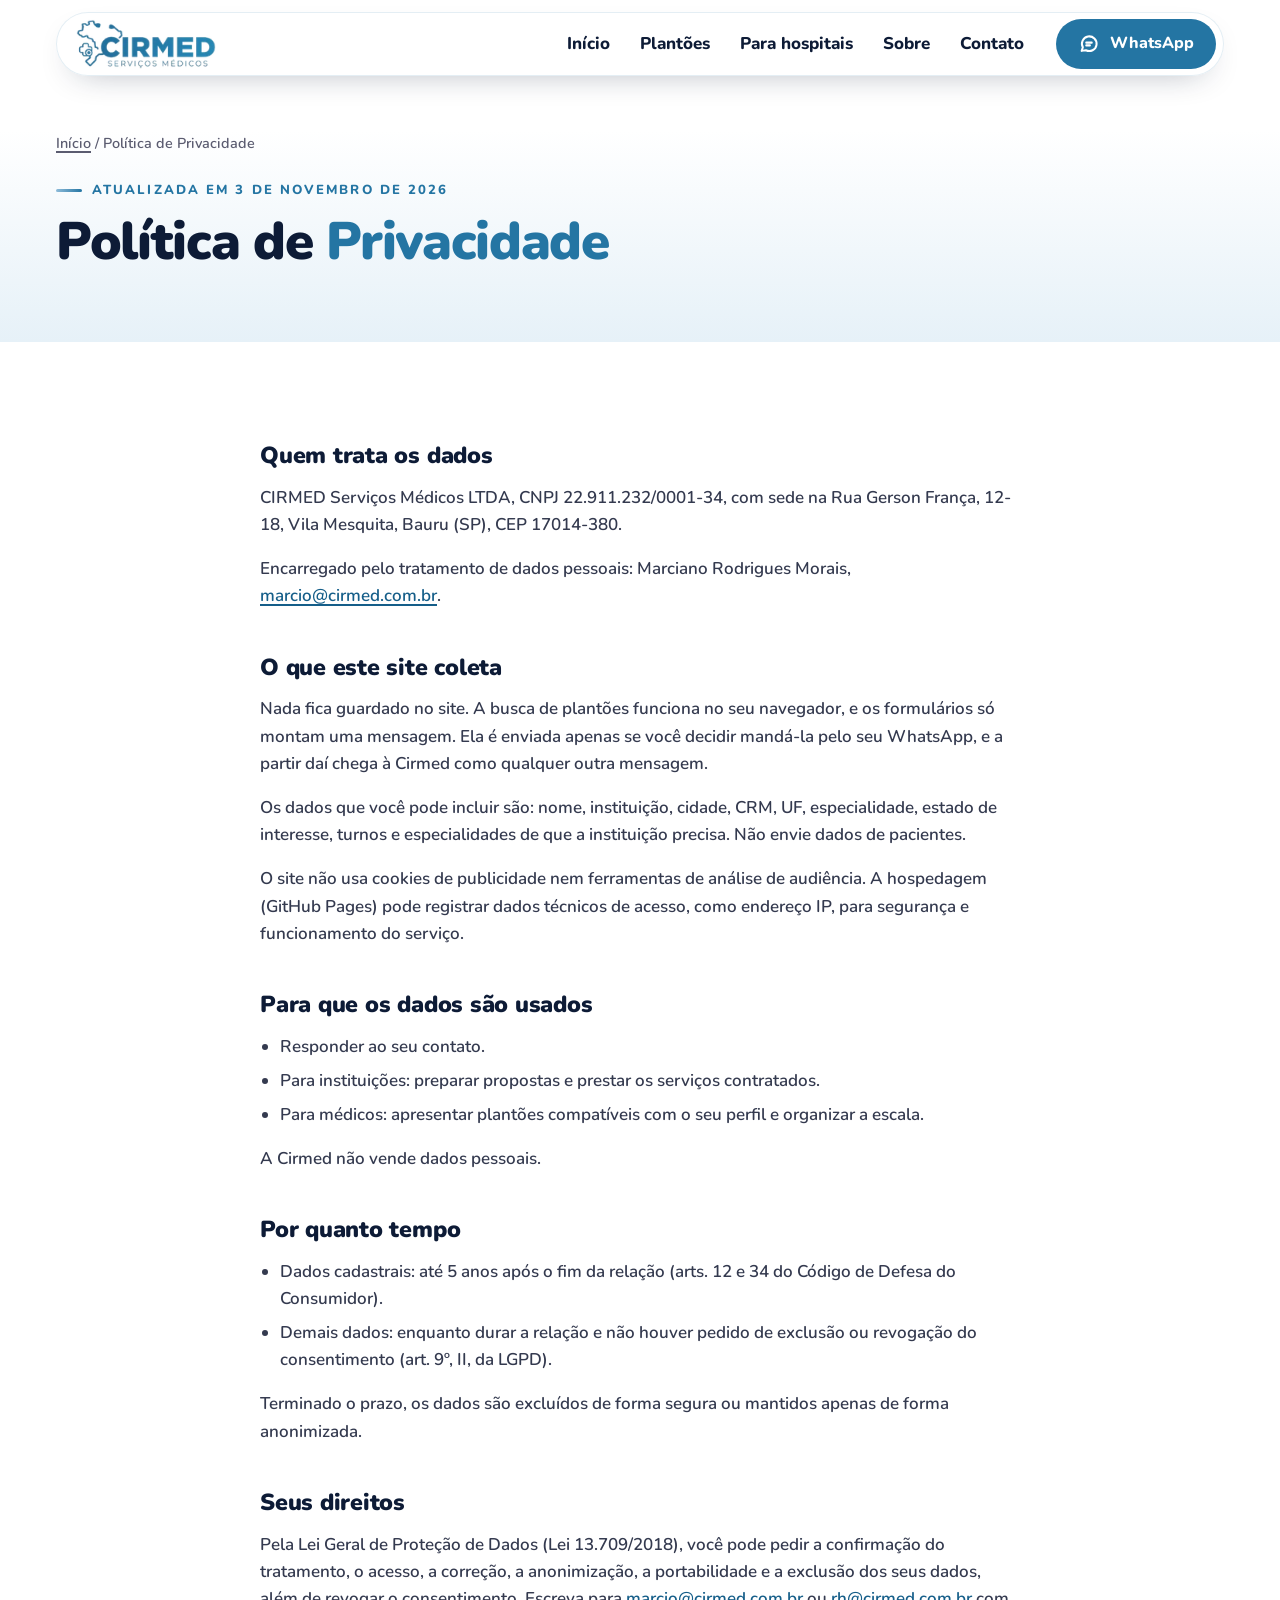
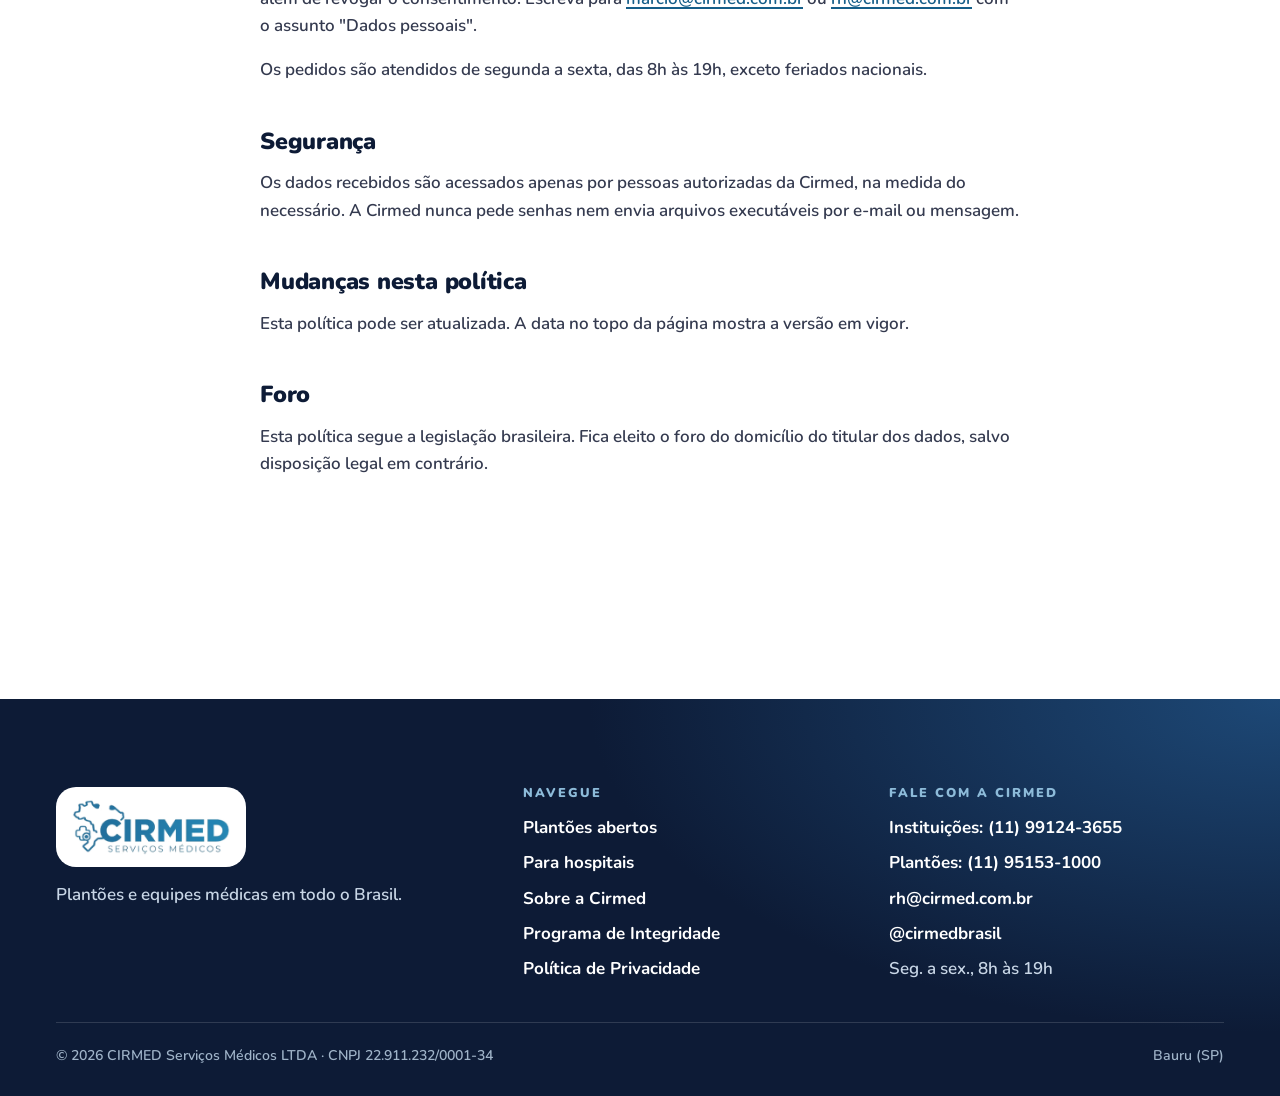
<file: privacidade.html>
<!DOCTYPE html>
<html lang="pt-BR">
<head>
<meta charset="UTF-8">
<meta name="viewport" content="width=device-width, initial-scale=1, viewport-fit=cover">
<script>document.documentElement.classList.add('js');try{if(sessionStorage.getItem('cirmed-nav')==='1'&&!matchMedia('(prefers-reduced-motion: reduce)').matches){document.documentElement.classList.add('arriving');}sessionStorage.removeItem('cirmed-nav')}catch(e){}</script>
<title>Política de Privacidade | Cirmed</title>
<meta name="description" content="Como o site da Cirmed trata dados pessoais: o que é coletado, para quê, por quanto tempo e como pedir acesso, correção ou exclusão.">
<link rel="canonical" href="https://dudugomes-student.github.io/cirmed-site/privacidade.html">
<meta name="theme-color" content="#FFFFFF">
<meta property="og:title" content="Política de Privacidade | Cirmed">
<meta property="og:description" content="Como o site da Cirmed trata dados pessoais: o que é coletado, para quê, por quanto tempo e como pedir acesso, correção ou exclusão.">
<meta property="og:type" content="website">
<meta property="og:url" content="https://dudugomes-student.github.io/cirmed-site/privacidade.html">
<meta property="og:image" content="https://dudugomes-student.github.io/cirmed-site/assets/og-cirmed.png">
<meta property="og:locale" content="pt_BR">
<meta name="twitter:card" content="summary_large_image">
<link rel="icon" href="assets/favicon.svg" type="image/svg+xml">
<link rel="preload" href="fonts/nunito-latin-800-normal.woff2" as="font" type="font/woff2" crossorigin>
<link rel="preload" href="fonts/nunito-latin-900-normal.woff2" as="font" type="font/woff2" crossorigin>
<link rel="stylesheet" href="css/cirmed.css">
<script src="js/main.js" defer></script><script src="js/paths-bg.js" defer></script><script src="js/motion.js" defer></script>
</head>
<body>
<a class="skip-link" href="#conteudo">Pular para o conteúdo</a>
<div class="curtain" aria-hidden="true"><div class="curtain-panel"><span class="curtain-badge"><img src="assets/logo-128.png" width="361" height="128" alt=""></span><span class="curtain-line"></span></div></div>
<div class="progress" aria-hidden="true"></div>
<svg width="0" height="0" style="position:absolute" aria-hidden="true" focusable="false"><defs><linearGradient id="traco" x1="0" y1="0" x2="1" y2="1"><stop offset="0" stop-color="#8DBBD9"/><stop offset="1" stop-color="#2475A3"/></linearGradient></defs></svg>
<header class="site-header">
  <div class="wrap header-bar">
    <a class="brand" href="index.html"><picture><source type="image/webp" srcset="assets/logo-64.webp 181w, assets/logo-128.webp 361w" sizes="158px"><img src="assets/logo-64.png" srcset="assets/logo-64.png 181w, assets/logo-128.png 361w" sizes="158px" width="181" height="64" alt="Cirmed Serviços Médicos: página inicial"></picture></a>
    <button class="menu-toggle" type="button" aria-expanded="false" aria-controls="menu-principal" aria-label="Abrir menu"><svg class="icon i-open" viewBox="0 0 24 24" aria-hidden="true"><path d="M4 8h16M4 16h16"/></svg><svg class="icon i-close" viewBox="0 0 24 24" aria-hidden="true"><path d="m6 6 12 12M18 6 6 18"/></svg></button>
    <nav class="nav" id="menu-principal" aria-label="Principal">
      <ul class="nav-list"><li><a href="index.html">Início</a></li><li><a href="plantoes.html">Plantões</a></li><li><a href="para-hospitais.html">Para hospitais</a></li><li><a href="sobre.html">Sobre</a></li><li><a href="contato.html">Contato</a></li></ul>
      <a class="btn btn-primary header-cta" href="https://wa.me/5511991243655" target="_blank" rel="noopener noreferrer"><svg class="icon" viewBox="0 0 24 24" aria-hidden="true"><path d="M4 19.5 5.3 15.6A8 8 0 1 1 8.6 18.8Z"/><path d="M9 10.5h6M9 13.5h4"/></svg><span>WhatsApp</span><span class="sr-only"> (abre em nova aba)</span></a>
    </nav>
  </div>
</header>
<main id="conteudo" tabindex="-1">
<section class="page-hero" aria-labelledby="hero-title"><div class="wrap">
  <nav class="crumbs" aria-label="Você está em"><a href="index.html">Início</a> / Política de Privacidade</nav>
  <p class="kicker">Atualizada em 3 de novembro de 2026</p>
  <h1 class="title" id="hero-title">Política de <span class="blue">Privacidade</span></h1>
</div></section>
<section class="section" style="padding-top:clamp(32px,5vw,56px)"><div class="wrap prose">
<h2>Quem trata os dados</h2>
<p>CIRMED Serviços Médicos LTDA, CNPJ 22.911.232/0001-34, com sede na Rua Gerson França, 12-18, Vila Mesquita, Bauru (SP), CEP 17014-380.</p>
<p>Encarregado pelo tratamento de dados pessoais: Marciano Rodrigues Morais, <a href="mailto:marcio@cirmed.com.br">marcio@cirmed.com.br</a>.</p>
<h2>O que este site coleta</h2>
<p>Nada fica guardado no site. A busca de plantões funciona no seu navegador, e os formulários só montam uma mensagem. Ela é enviada apenas se você decidir mandá-la pelo seu WhatsApp, e a partir daí chega à Cirmed como qualquer outra mensagem.</p>
<p>Os dados que você pode incluir são: nome, instituição, cidade, CRM, UF, especialidade, estado de interesse, turnos e especialidades de que a instituição precisa. Não envie dados de pacientes.</p>
<p>O site não usa cookies de publicidade nem ferramentas de análise de audiência. A hospedagem (GitHub Pages) pode registrar dados técnicos de acesso, como endereço IP, para segurança e funcionamento do serviço.</p>
<h2>Para que os dados são usados</h2>
<ul>
<li>Responder ao seu contato.</li>
<li>Para instituições: preparar propostas e prestar os serviços contratados.</li>
<li>Para médicos: apresentar plantões compatíveis com o seu perfil e organizar a escala.</li>
</ul>
<p>A Cirmed não vende dados pessoais.</p>
<h2>Por quanto tempo</h2>
<ul>
<li>Dados cadastrais: até 5 anos após o fim da relação (arts. 12 e 34 do Código de Defesa do Consumidor).</li>
<li>Demais dados: enquanto durar a relação e não houver pedido de exclusão ou revogação do consentimento (art. 9º, II, da LGPD).</li>
</ul>
<p>Terminado o prazo, os dados são excluídos de forma segura ou mantidos apenas de forma anonimizada.</p>
<h2>Seus direitos</h2>
<p>Pela Lei Geral de Proteção de Dados (Lei 13.709/2018), você pode pedir a confirmação do tratamento, o acesso, a correção, a anonimização, a portabilidade e a exclusão dos seus dados, além de revogar o consentimento. Escreva para <a href="mailto:marcio@cirmed.com.br">marcio@cirmed.com.br</a> ou <a href="mailto:rh@cirmed.com.br">rh@cirmed.com.br</a> com o assunto "Dados pessoais".</p>
<p>Os pedidos são atendidos de segunda a sexta, das 8h às 19h, exceto feriados nacionais.</p>
<h2>Segurança</h2>
<p>Os dados recebidos são acessados apenas por pessoas autorizadas da Cirmed, na medida do necessário. A Cirmed nunca pede senhas nem envia arquivos executáveis por e-mail ou mensagem.</p>
<h2>Mudanças nesta política</h2>
<p>Esta política pode ser atualizada. A data no topo da página mostra a versão em vigor.</p>
<h2>Foro</h2>
<p>Esta política segue a legislação brasileira. Fica eleito o foro do domicílio do titular dos dados, salvo disposição legal em contrário.</p>
</div></section>

</main>
<footer class="site-footer">
  <div class="wrap">
    <div class="footer-grid">
      <div class="footer-brand">
        <img src="assets/logo-128.png" width="361" height="128" alt="Cirmed Serviços Médicos" loading="lazy">
        <p>Plantões e equipes médicas em todo o Brasil.</p>
      </div>
      <div>
        <h2>Navegue</h2>
        <ul>
          <li><a href="plantoes.html">Plantões abertos</a></li>
          <li><a href="para-hospitais.html">Para hospitais</a></li>
          <li><a href="sobre.html">Sobre a Cirmed</a></li>
          <li><a href="programa-de-integridade.html">Programa de Integridade</a></li>
          <li><a href="privacidade.html">Política de Privacidade</a></li>
        </ul>
      </div>
      <div>
        <h2>Fale com a Cirmed</h2>
        <ul>
          <li><a href="https://wa.me/5511991243655" target="_blank" rel="noopener noreferrer">Instituições: (11) 99124-3655<span class="sr-only"> (abre em nova aba)</span></a></li>
          <li><a href="https://wa.me/5511951531000" target="_blank" rel="noopener noreferrer">Plantões: (11) 95153-1000<span class="sr-only"> (abre em nova aba)</span></a></li>
          <li><a href="mailto:rh@cirmed.com.br">rh@cirmed.com.br</a></li>
          <li><a href="https://www.instagram.com/cirmedbrasil/" target="_blank" rel="noopener noreferrer">@cirmedbrasil<span class="sr-only"> (abre em nova aba)</span></a></li>
          <li>Seg. a sex., 8h às 19h</li>
        </ul>
      </div>
    </div>
    <div class="legal">
      <span>© <span data-year>2026</span> CIRMED Serviços Médicos LTDA · CNPJ 22.911.232/0001-34</span>
      <span>Bauru (SP)</span>
    </div>
  </div>
</footer>
<nav class="mobile-bar" aria-label="Atalhos">
  <a class="btn btn-primary" href="https://wa.me/5511991243655" target="_blank" rel="noopener noreferrer"><svg class="icon" viewBox="0 0 24 24" aria-hidden="true"><path d="M4 19.5 5.3 15.6A8 8 0 1 1 8.6 18.8Z"/><path d="M9 10.5h6M9 13.5h4"/></svg><span>WhatsApp</span><span class="sr-only"> (abre em nova aba)</span></a>
  <a class="btn btn-outline" href="plantoes.html"><svg class="icon" viewBox="0 0 24 24" aria-hidden="true"><circle cx="11" cy="11" r="7"/><path d="m20 20-3.5-3.5"/></svg><span>Plantões</span></a>
</nav>
</body>
</html>
</file>
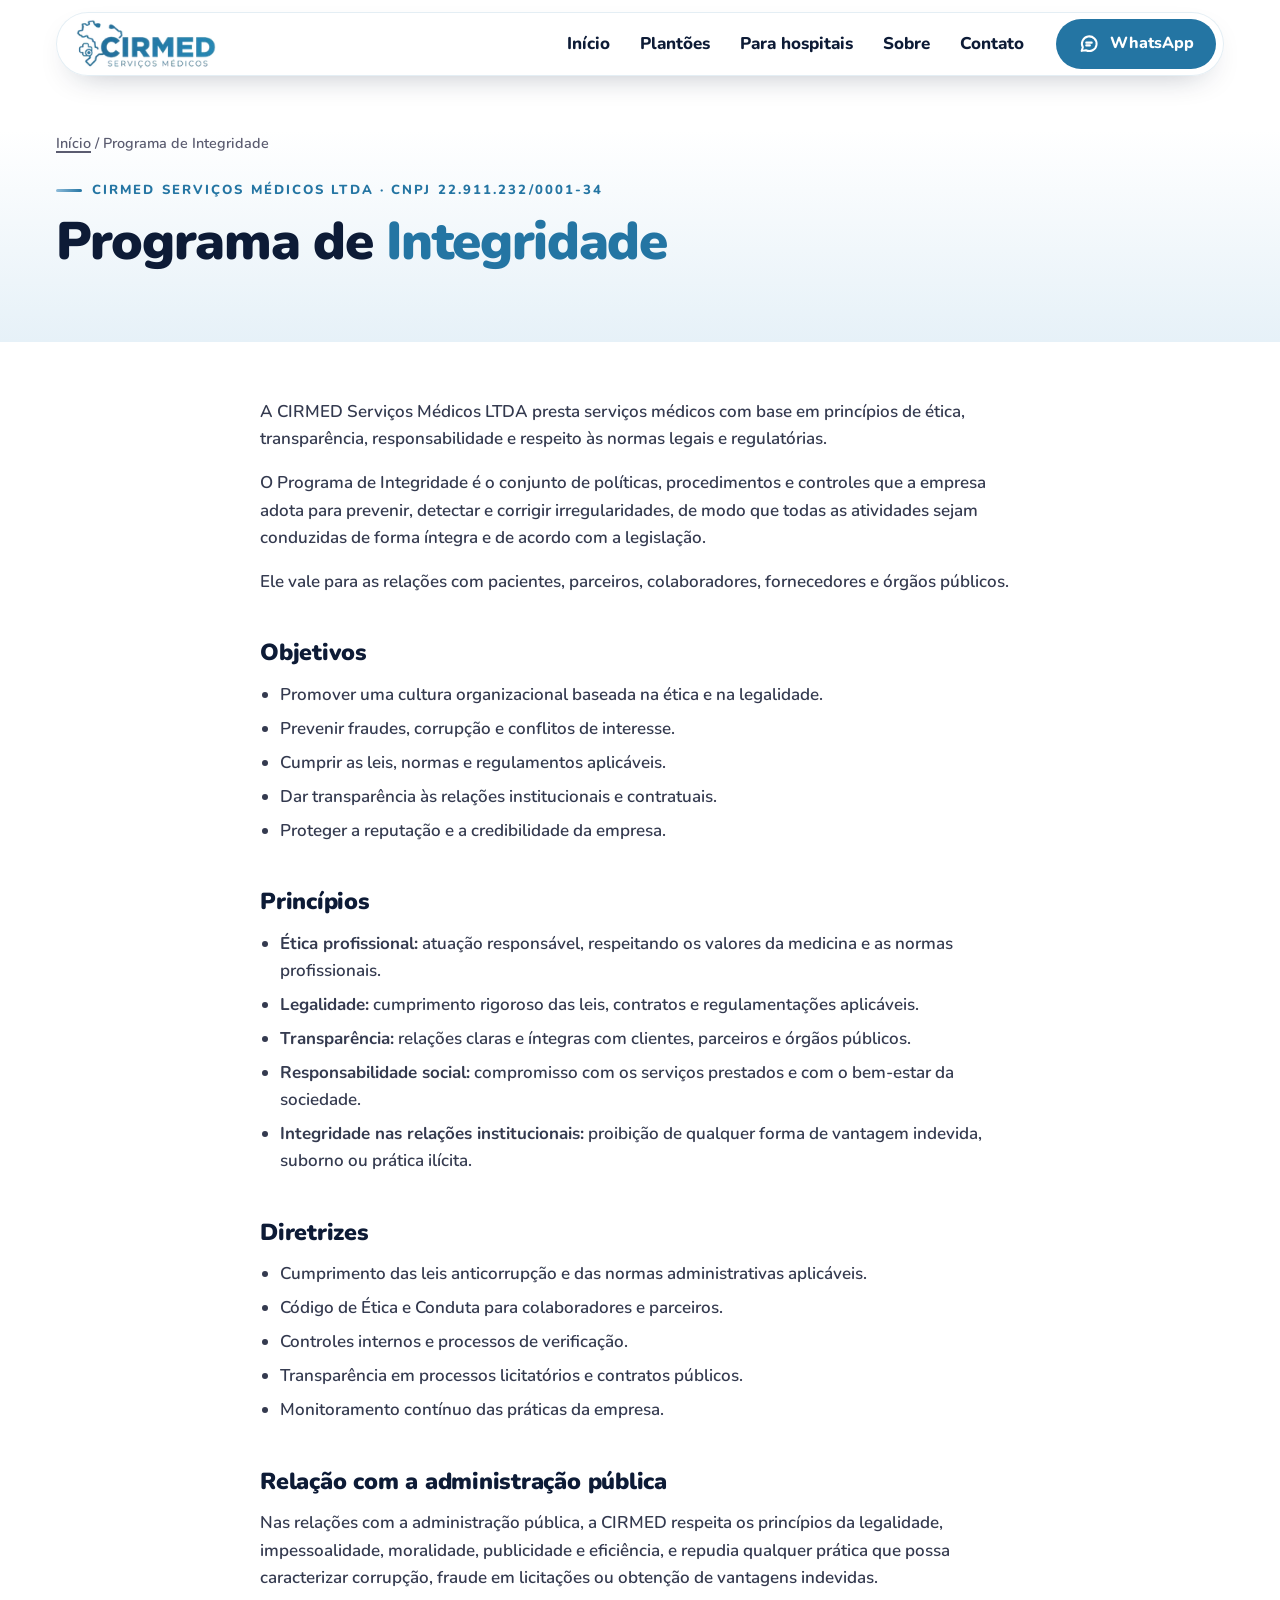
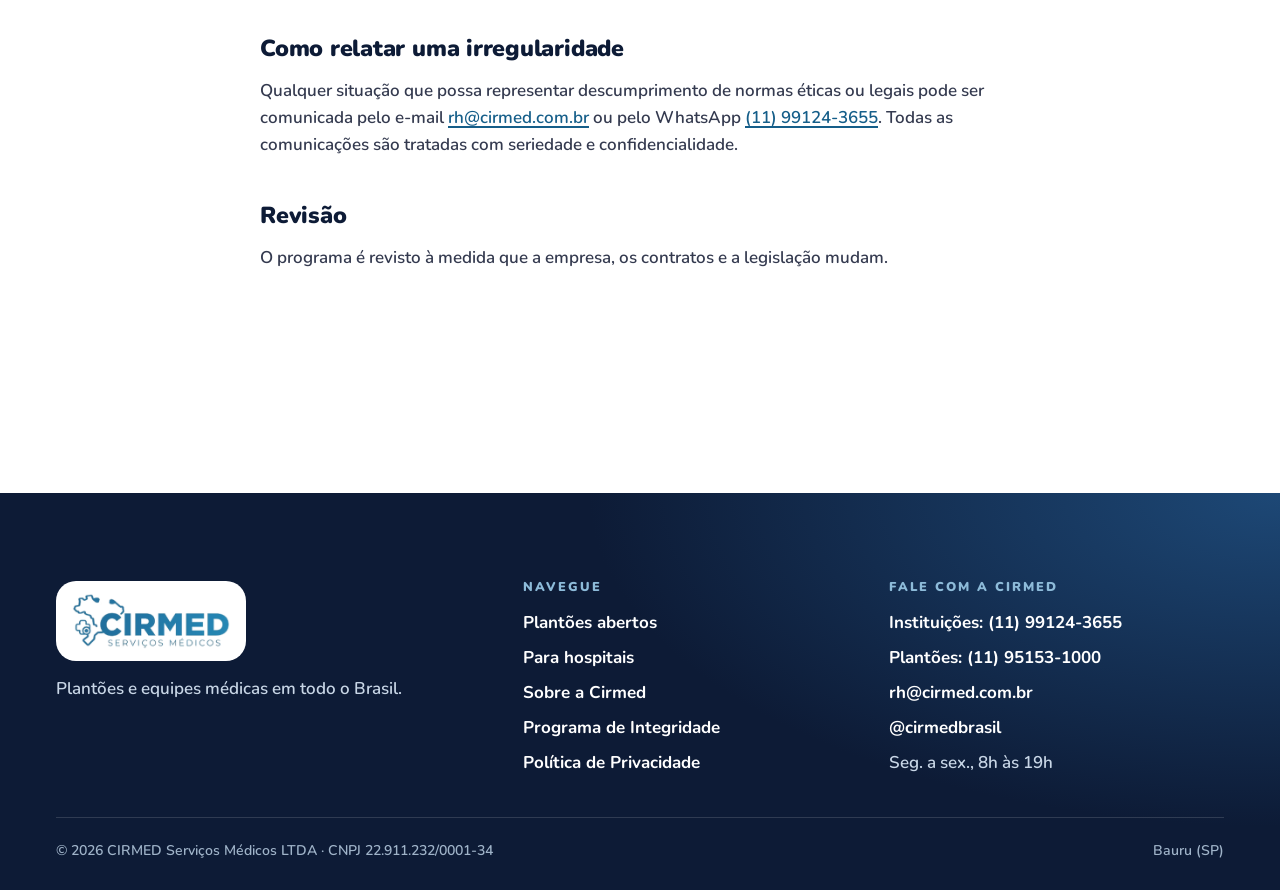
<file: programa-de-integridade.html>
<!DOCTYPE html>
<html lang="pt-BR">
<head>
<meta charset="UTF-8">
<meta name="viewport" content="width=device-width, initial-scale=1, viewport-fit=cover">
<script>document.documentElement.classList.add('js');try{if(sessionStorage.getItem('cirmed-nav')==='1'&&!matchMedia('(prefers-reduced-motion: reduce)').matches){document.documentElement.classList.add('arriving');}sessionStorage.removeItem('cirmed-nav')}catch(e){}</script>
<title>Programa de Integridade | Cirmed</title>
<meta name="description" content="Programa de Integridade da CIRMED Serviços Médicos LTDA: princípios, diretrizes, relação com a administração pública e canal para relatar irregularidades.">
<link rel="canonical" href="https://dudugomes-student.github.io/cirmed-site/programa-de-integridade.html">
<meta name="theme-color" content="#FFFFFF">
<meta property="og:title" content="Programa de Integridade | Cirmed">
<meta property="og:description" content="Programa de Integridade da CIRMED Serviços Médicos LTDA: princípios, diretrizes, relação com a administração pública e canal para relatar irregularidades.">
<meta property="og:type" content="website">
<meta property="og:url" content="https://dudugomes-student.github.io/cirmed-site/programa-de-integridade.html">
<meta property="og:image" content="https://dudugomes-student.github.io/cirmed-site/assets/og-cirmed.png">
<meta property="og:locale" content="pt_BR">
<meta name="twitter:card" content="summary_large_image">
<link rel="icon" href="assets/favicon.svg" type="image/svg+xml">
<link rel="preload" href="fonts/nunito-latin-800-normal.woff2" as="font" type="font/woff2" crossorigin>
<link rel="preload" href="fonts/nunito-latin-900-normal.woff2" as="font" type="font/woff2" crossorigin>
<link rel="stylesheet" href="css/cirmed.css">
<script src="js/main.js" defer></script><script src="js/paths-bg.js" defer></script><script src="js/motion.js" defer></script>
</head>
<body>
<a class="skip-link" href="#conteudo">Pular para o conteúdo</a>
<div class="curtain" aria-hidden="true"><div class="curtain-panel"><span class="curtain-badge"><img src="assets/logo-128.png" width="361" height="128" alt=""></span><span class="curtain-line"></span></div></div>
<div class="progress" aria-hidden="true"></div>
<svg width="0" height="0" style="position:absolute" aria-hidden="true" focusable="false"><defs><linearGradient id="traco" x1="0" y1="0" x2="1" y2="1"><stop offset="0" stop-color="#8DBBD9"/><stop offset="1" stop-color="#2475A3"/></linearGradient></defs></svg>
<header class="site-header">
  <div class="wrap header-bar">
    <a class="brand" href="index.html"><picture><source type="image/webp" srcset="assets/logo-64.webp 181w, assets/logo-128.webp 361w" sizes="158px"><img src="assets/logo-64.png" srcset="assets/logo-64.png 181w, assets/logo-128.png 361w" sizes="158px" width="181" height="64" alt="Cirmed Serviços Médicos: página inicial"></picture></a>
    <button class="menu-toggle" type="button" aria-expanded="false" aria-controls="menu-principal" aria-label="Abrir menu"><svg class="icon i-open" viewBox="0 0 24 24" aria-hidden="true"><path d="M4 8h16M4 16h16"/></svg><svg class="icon i-close" viewBox="0 0 24 24" aria-hidden="true"><path d="m6 6 12 12M18 6 6 18"/></svg></button>
    <nav class="nav" id="menu-principal" aria-label="Principal">
      <ul class="nav-list"><li><a href="index.html">Início</a></li><li><a href="plantoes.html">Plantões</a></li><li><a href="para-hospitais.html">Para hospitais</a></li><li><a href="sobre.html">Sobre</a></li><li><a href="contato.html">Contato</a></li></ul>
      <a class="btn btn-primary header-cta" href="https://wa.me/5511991243655" target="_blank" rel="noopener noreferrer"><svg class="icon" viewBox="0 0 24 24" aria-hidden="true"><path d="M4 19.5 5.3 15.6A8 8 0 1 1 8.6 18.8Z"/><path d="M9 10.5h6M9 13.5h4"/></svg><span>WhatsApp</span><span class="sr-only"> (abre em nova aba)</span></a>
    </nav>
  </div>
</header>
<main id="conteudo" tabindex="-1">
<section class="page-hero" aria-labelledby="hero-title"><div class="wrap">
  <nav class="crumbs" aria-label="Você está em"><a href="index.html">Início</a> / Programa de Integridade</nav>
  <p class="kicker">CIRMED Serviços Médicos LTDA · CNPJ 22.911.232/0001-34</p>
  <h1 class="title" id="hero-title">Programa de <span class="blue">Integridade</span></h1>
</div></section>
<section class="section" style="padding-top:clamp(32px,5vw,56px)"><div class="wrap prose">
<p>A CIRMED Serviços Médicos LTDA presta serviços médicos com base em princípios de ética, transparência, responsabilidade e respeito às normas legais e regulatórias.</p>
<p>O Programa de Integridade é o conjunto de políticas, procedimentos e controles que a empresa adota para prevenir, detectar e corrigir irregularidades, de modo que todas as atividades sejam conduzidas de forma íntegra e de acordo com a legislação.</p>
<p>Ele vale para as relações com pacientes, parceiros, colaboradores, fornecedores e órgãos públicos.</p>
<h2>Objetivos</h2>
<ul>
<li>Promover uma cultura organizacional baseada na ética e na legalidade.</li>
<li>Prevenir fraudes, corrupção e conflitos de interesse.</li>
<li>Cumprir as leis, normas e regulamentos aplicáveis.</li>
<li>Dar transparência às relações institucionais e contratuais.</li>
<li>Proteger a reputação e a credibilidade da empresa.</li>
</ul>
<h2>Princípios</h2>
<ul>
<li><strong>Ética profissional:</strong> atuação responsável, respeitando os valores da medicina e as normas profissionais.</li>
<li><strong>Legalidade:</strong> cumprimento rigoroso das leis, contratos e regulamentações aplicáveis.</li>
<li><strong>Transparência:</strong> relações claras e íntegras com clientes, parceiros e órgãos públicos.</li>
<li><strong>Responsabilidade social:</strong> compromisso com os serviços prestados e com o bem-estar da sociedade.</li>
<li><strong>Integridade nas relações institucionais:</strong> proibição de qualquer forma de vantagem indevida, suborno ou prática ilícita.</li>
</ul>
<h2>Diretrizes</h2>
<ul>
<li>Cumprimento das leis anticorrupção e das normas administrativas aplicáveis.</li>
<li>Código de Ética e Conduta para colaboradores e parceiros.</li>
<li>Controles internos e processos de verificação.</li>
<li>Transparência em processos licitatórios e contratos públicos.</li>
<li>Monitoramento contínuo das práticas da empresa.</li>
</ul>
<h2>Relação com a administração pública</h2>
<p>Nas relações com a administração pública, a CIRMED respeita os princípios da legalidade, impessoalidade, moralidade, publicidade e eficiência, e repudia qualquer prática que possa caracterizar corrupção, fraude em licitações ou obtenção de vantagens indevidas.</p>
<h2>Como relatar uma irregularidade</h2>
<p>Qualquer situação que possa representar descumprimento de normas éticas ou legais pode ser comunicada pelo e-mail <a href="mailto:rh@cirmed.com.br">rh@cirmed.com.br</a> ou pelo WhatsApp <a href="https://wa.me/5511991243655" target="_blank" rel="noopener noreferrer">(11) 99124-3655<span class="sr-only"> (abre em nova aba)</span></a>. Todas as comunicações são tratadas com seriedade e confidencialidade.</p>
<h2>Revisão</h2>
<p>O programa é revisto à medida que a empresa, os contratos e a legislação mudam.</p>
</div></section>

</main>
<footer class="site-footer">
  <div class="wrap">
    <div class="footer-grid">
      <div class="footer-brand">
        <img src="assets/logo-128.png" width="361" height="128" alt="Cirmed Serviços Médicos" loading="lazy">
        <p>Plantões e equipes médicas em todo o Brasil.</p>
      </div>
      <div>
        <h2>Navegue</h2>
        <ul>
          <li><a href="plantoes.html">Plantões abertos</a></li>
          <li><a href="para-hospitais.html">Para hospitais</a></li>
          <li><a href="sobre.html">Sobre a Cirmed</a></li>
          <li><a href="programa-de-integridade.html">Programa de Integridade</a></li>
          <li><a href="privacidade.html">Política de Privacidade</a></li>
        </ul>
      </div>
      <div>
        <h2>Fale com a Cirmed</h2>
        <ul>
          <li><a href="https://wa.me/5511991243655" target="_blank" rel="noopener noreferrer">Instituições: (11) 99124-3655<span class="sr-only"> (abre em nova aba)</span></a></li>
          <li><a href="https://wa.me/5511951531000" target="_blank" rel="noopener noreferrer">Plantões: (11) 95153-1000<span class="sr-only"> (abre em nova aba)</span></a></li>
          <li><a href="mailto:rh@cirmed.com.br">rh@cirmed.com.br</a></li>
          <li><a href="https://www.instagram.com/cirmedbrasil/" target="_blank" rel="noopener noreferrer">@cirmedbrasil<span class="sr-only"> (abre em nova aba)</span></a></li>
          <li>Seg. a sex., 8h às 19h</li>
        </ul>
      </div>
    </div>
    <div class="legal">
      <span>© <span data-year>2026</span> CIRMED Serviços Médicos LTDA · CNPJ 22.911.232/0001-34</span>
      <span>Bauru (SP)</span>
    </div>
  </div>
</footer>
<nav class="mobile-bar" aria-label="Atalhos">
  <a class="btn btn-primary" href="https://wa.me/5511991243655" target="_blank" rel="noopener noreferrer"><svg class="icon" viewBox="0 0 24 24" aria-hidden="true"><path d="M4 19.5 5.3 15.6A8 8 0 1 1 8.6 18.8Z"/><path d="M9 10.5h6M9 13.5h4"/></svg><span>WhatsApp</span><span class="sr-only"> (abre em nova aba)</span></a>
  <a class="btn btn-outline" href="plantoes.html"><svg class="icon" viewBox="0 0 24 24" aria-hidden="true"><circle cx="11" cy="11" r="7"/><path d="m20 20-3.5-3.5"/></svg><span>Plantões</span></a>
</nav>
</body>
</html>
</file>
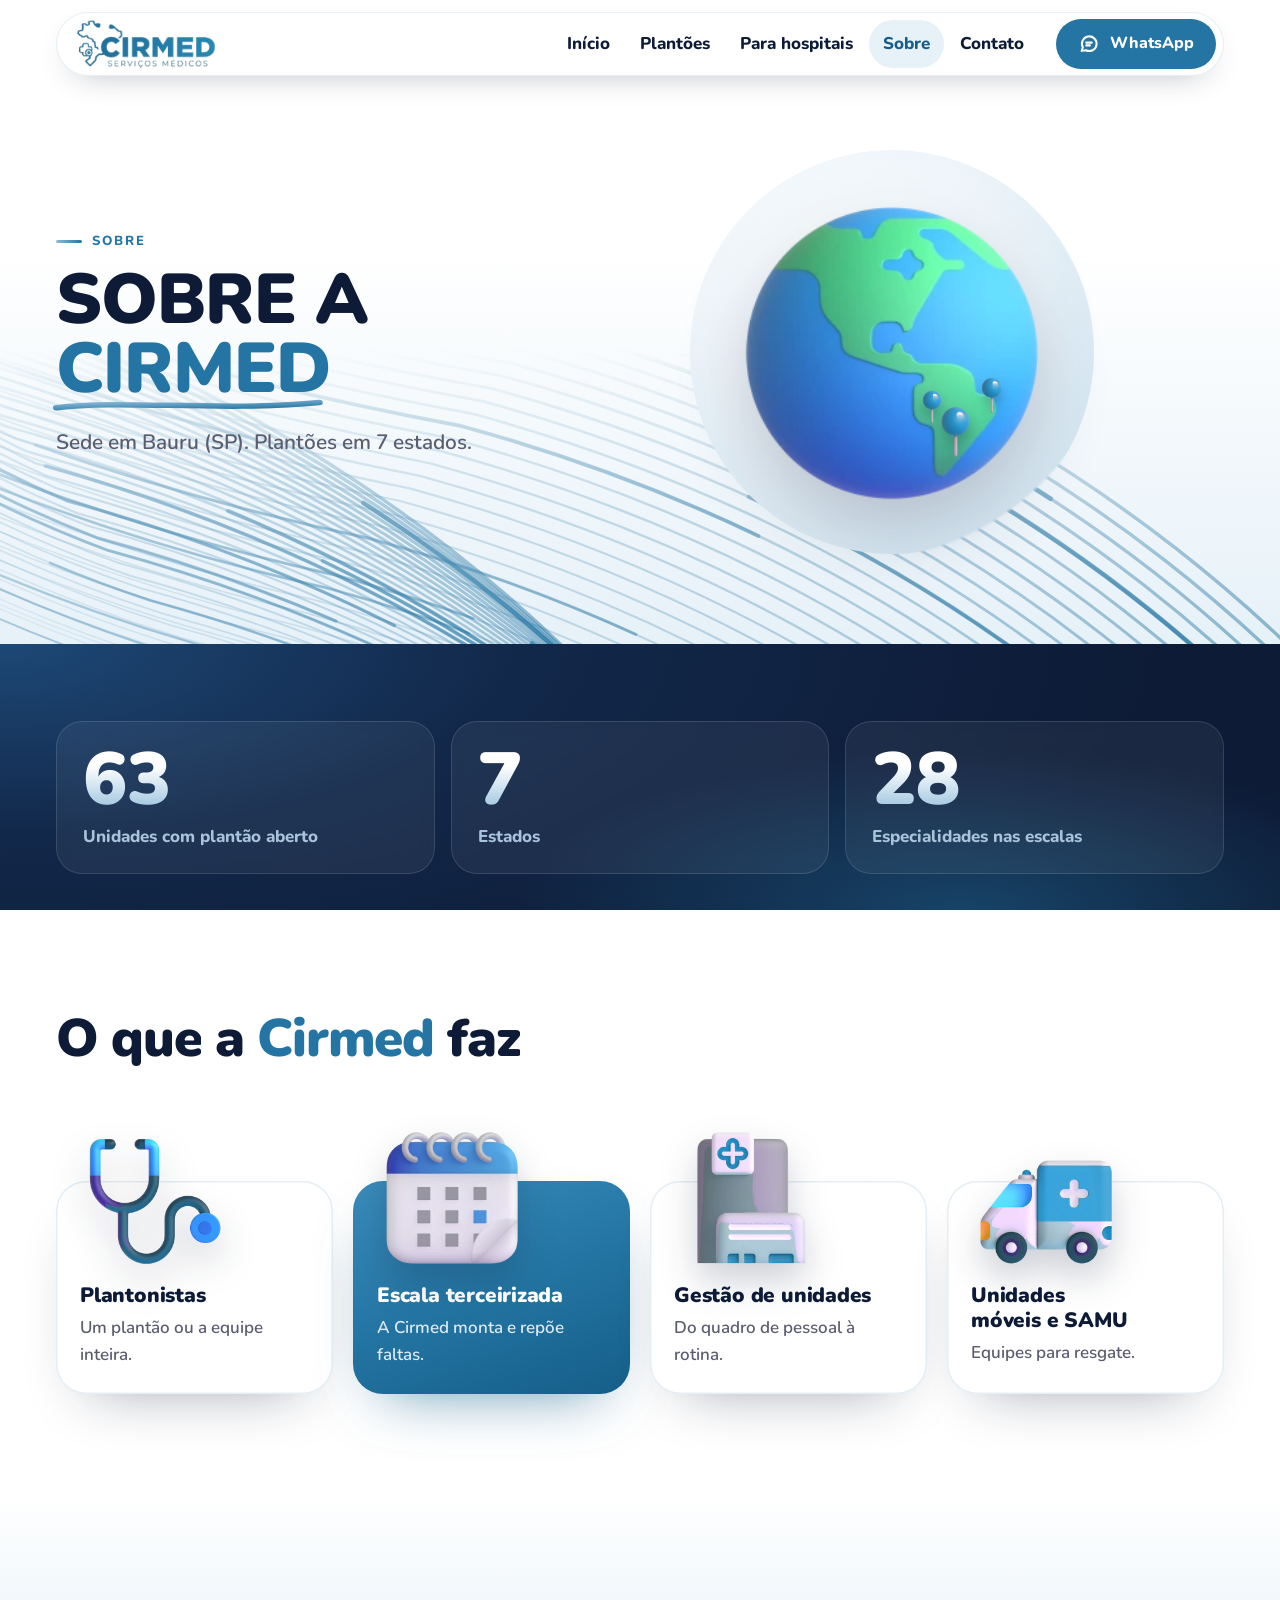
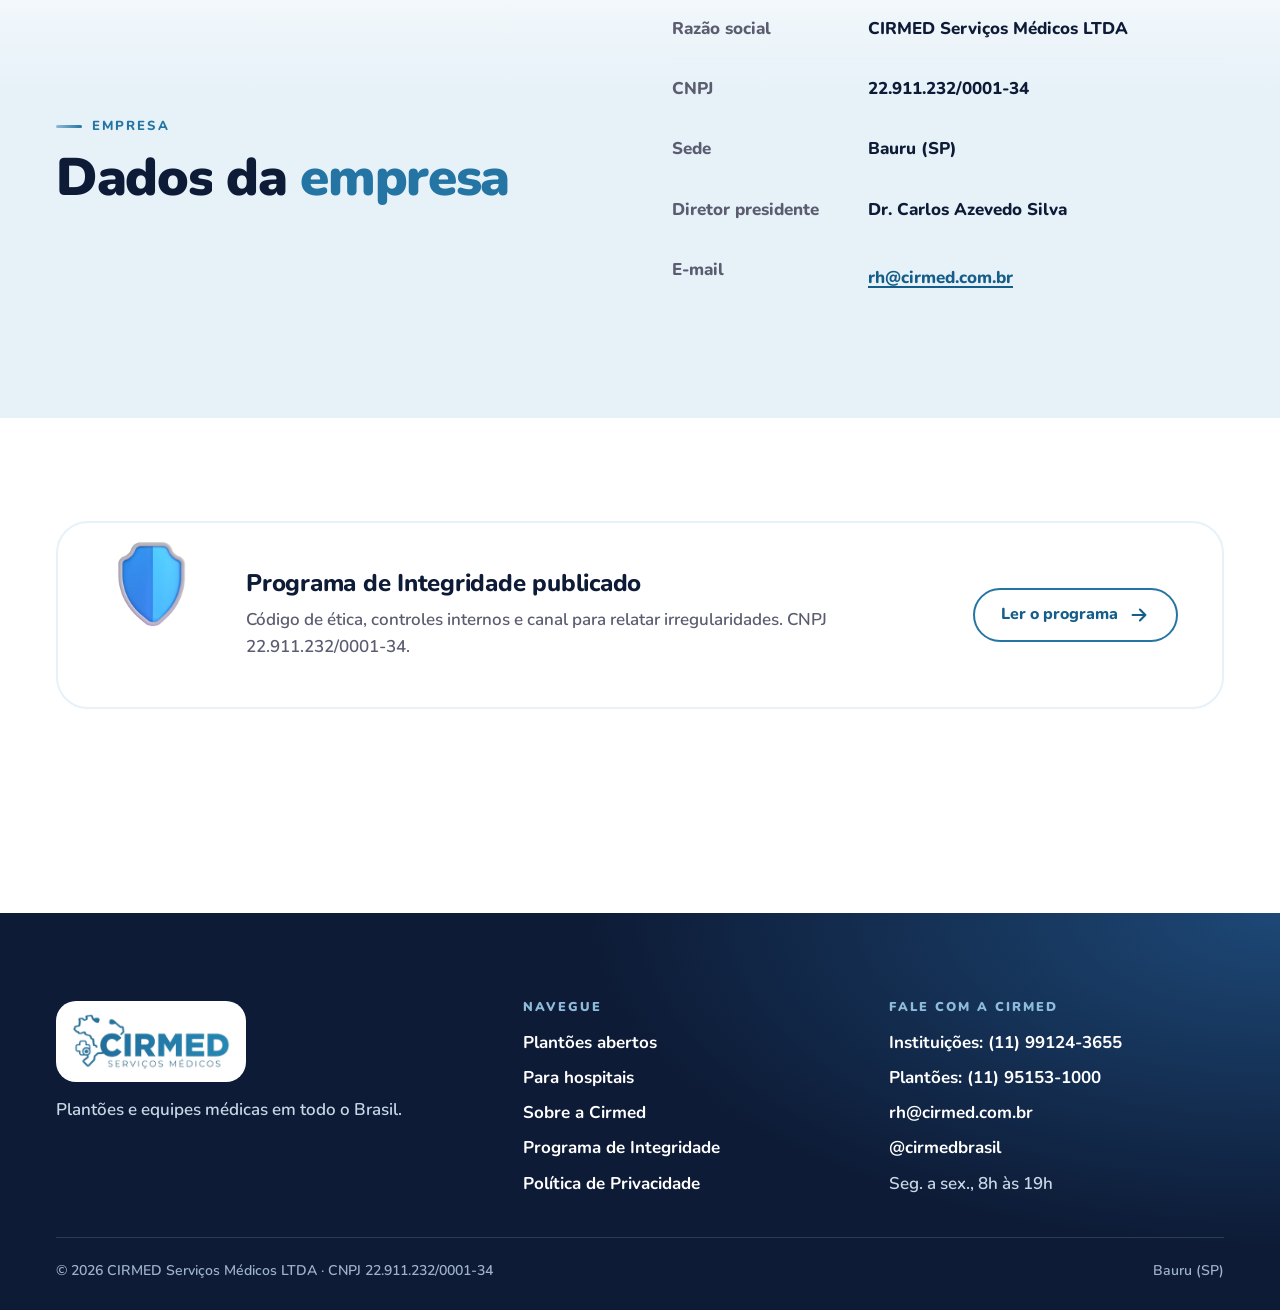
<file: sobre.html>
<!DOCTYPE html>
<html lang="pt-BR">
<head>
<meta charset="UTF-8">
<meta name="viewport" content="width=device-width, initial-scale=1, viewport-fit=cover">
<script>document.documentElement.classList.add('js');try{if(sessionStorage.getItem('cirmed-nav')==='1'&&!matchMedia('(prefers-reduced-motion: reduce)').matches){document.documentElement.classList.add('arriving');}sessionStorage.removeItem('cirmed-nav')}catch(e){}</script>
<title>Sobre a Cirmed | Plantões e equipes médicas</title>
<meta name="description" content="CIRMED Serviços Médicos LTDA: sede em Bauru (SP), plantões em todo o Brasil, diretoria e Programa de Integridade.">
<link rel="canonical" href="https://dudugomes-student.github.io/cirmed-site/sobre.html">
<meta name="theme-color" content="#FFFFFF">
<meta property="og:title" content="Sobre a Cirmed | Plantões e equipes médicas">
<meta property="og:description" content="CIRMED Serviços Médicos LTDA: sede em Bauru (SP), plantões em todo o Brasil, diretoria e Programa de Integridade.">
<meta property="og:type" content="website">
<meta property="og:url" content="https://dudugomes-student.github.io/cirmed-site/sobre.html">
<meta property="og:image" content="https://dudugomes-student.github.io/cirmed-site/assets/og-cirmed.png">
<meta property="og:locale" content="pt_BR">
<meta name="twitter:card" content="summary_large_image">
<link rel="icon" href="assets/favicon.svg" type="image/svg+xml">
<link rel="preload" href="fonts/nunito-latin-800-normal.woff2" as="font" type="font/woff2" crossorigin>
<link rel="preload" href="fonts/nunito-latin-900-normal.woff2" as="font" type="font/woff2" crossorigin>
<link rel="stylesheet" href="css/cirmed.css">
<script src="js/main.js" defer></script><script src="js/paths-bg.js" defer></script><script src="js/motion.js" defer></script>
</head>
<body>
<a class="skip-link" href="#conteudo">Pular para o conteúdo</a>
<div class="curtain" aria-hidden="true"><div class="curtain-panel"><span class="curtain-badge"><img src="assets/logo-128.png" width="361" height="128" alt=""></span><span class="curtain-line"></span></div></div>
<div class="progress" aria-hidden="true"></div>
<svg width="0" height="0" style="position:absolute" aria-hidden="true" focusable="false"><defs><linearGradient id="traco" x1="0" y1="0" x2="1" y2="1"><stop offset="0" stop-color="#8DBBD9"/><stop offset="1" stop-color="#2475A3"/></linearGradient></defs></svg>
<header class="site-header">
  <div class="wrap header-bar">
    <a class="brand" href="index.html"><picture><source type="image/webp" srcset="assets/logo-64.webp 181w, assets/logo-128.webp 361w" sizes="158px"><img src="assets/logo-64.png" srcset="assets/logo-64.png 181w, assets/logo-128.png 361w" sizes="158px" width="181" height="64" alt="Cirmed Serviços Médicos: página inicial"></picture></a>
    <button class="menu-toggle" type="button" aria-expanded="false" aria-controls="menu-principal" aria-label="Abrir menu"><svg class="icon i-open" viewBox="0 0 24 24" aria-hidden="true"><path d="M4 8h16M4 16h16"/></svg><svg class="icon i-close" viewBox="0 0 24 24" aria-hidden="true"><path d="m6 6 12 12M18 6 6 18"/></svg></button>
    <nav class="nav" id="menu-principal" aria-label="Principal">
      <ul class="nav-list"><li><a href="index.html">Início</a></li><li><a href="plantoes.html">Plantões</a></li><li><a href="para-hospitais.html">Para hospitais</a></li><li><a href="sobre.html" aria-current="page">Sobre</a></li><li><a href="contato.html">Contato</a></li></ul>
      <a class="btn btn-primary header-cta" href="https://wa.me/5511991243655" target="_blank" rel="noopener noreferrer"><svg class="icon" viewBox="0 0 24 24" aria-hidden="true"><path d="M4 19.5 5.3 15.6A8 8 0 1 1 8.6 18.8Z"/><path d="M9 10.5h6M9 13.5h4"/></svg><span>WhatsApp</span><span class="sr-only"> (abre em nova aba)</span></a>
    </nav>
  </div>
</header>
<main id="conteudo" tabindex="-1">
<section class="page-hero page-hero-split" aria-labelledby="hero-title"><div class="paths-bg" data-paths aria-hidden="true"></div><div class="wrap split">
  <div>
    <p class="kicker">Sobre</p>
    <h1 class="display" id="hero-title" data-draw>Sobre a <span class="stroke">Cirmed<svg viewBox="0 0 100 10" preserveAspectRatio="none" aria-hidden="true"><path class="draw" pathLength="1" style="--delay:.5s;--dur:1.1s" d="M2 6.5C26 2.5 62 8.5 98 4"/></svg></span></h1>
    <p class="lede">Sede em Bauru (SP). Plantões em 7 estados.</p>
  </div>
  <figure class="map-stage" role="img" aria-label="Globo em 3D mostrando as Américas, com pinos azuis sobre o Brasil.">
  <span class="map-glow" aria-hidden="true"></span>
  <span class="map-move" data-depth="0.12">
    <img class="map-globe" src="assets/3d/globo.webp" width="256" height="256" alt="" aria-hidden="true" loading="lazy" decoding="async">
    <span class="map-pin mp-b"><img class="pin-img" src="assets/3d/pino.webp" width="256" height="256" alt="" aria-hidden="true" loading="lazy" decoding="async"></span>
    <span class="map-pin mp-c"><img class="pin-img" src="assets/3d/pino.webp" width="256" height="256" alt="" aria-hidden="true" loading="lazy" decoding="async"></span>
    <span class="map-pin mp-a"><img class="pin-img" src="assets/3d/pino.webp" width="256" height="256" alt="" aria-hidden="true" loading="lazy" decoding="async"><span class="pin-pulse"></span></span>
  </span>
</figure>
</div></section>

<section class="band-navy" aria-label="Números"><div class="wrap"><dl class="stats">
  <div class="reveal"><dt>Unidades com plantão aberto</dt><dd data-count-to="63">63</dd></div>
  <div class="reveal" style="--d:.07s"><dt>Estados</dt><dd data-count-to="7">7</dd></div>
  <div class="reveal" style="--d:.14s"><dt>Especialidades nas escalas</dt><dd data-count-to="28">28</dd></div>
</dl></div></section>

<section class="section" aria-labelledby="faz-title"><div class="wrap">
  <div class="section-head reveal"><h2 class="title" id="faz-title">O que a <span class="blue">Cirmed</span> faz</h2></div>
  <div class="tiles"><article class="tile reveal" data-tilt style="--d:0.00s"><span class="tile-art"><img class="art3d" src="assets/3d/estetoscopio.webp" width="256" height="256" alt="" aria-hidden="true" loading="lazy" decoding="async"></span><h3>Plantonistas</h3><p>Um plantão ou a equipe inteira.</p></article><article class="tile tile-blue reveal" data-tilt style="--d:0.08s"><span class="tile-art"><img class="art3d" src="assets/3d/calendario.webp" width="256" height="256" alt="" aria-hidden="true" loading="lazy" decoding="async"></span><h3>Escala terceirizada</h3><p>A Cirmed monta e repõe faltas.</p></article><article class="tile reveal" data-tilt style="--d:0.16s"><span class="tile-art"><img class="art3d" src="assets/3d/hospital.webp" width="256" height="256" alt="" aria-hidden="true" loading="lazy" decoding="async"></span><h3>Gestão de unidades</h3><p>Do quadro de pessoal à rotina.</p></article><article class="tile reveal" data-tilt style="--d:0.24s"><span class="tile-art"><img class="art3d" src="assets/3d/ambulancia.webp" width="256" height="256" alt="" aria-hidden="true" loading="lazy" decoding="async"></span><h3>Unidades móveis e SAMU</h3><p>Equipes para resgate.</p></article></div>
</div></section>

<section class="section section-sky" aria-labelledby="dados-title"><div class="wrap split">
  <div class="reveal"><p class="kicker">Empresa</p><h2 class="title" id="dados-title">Dados da <span class="blue">empresa</span></h2></div>
  <dl class="facts reveal" style="--d:.1s">
    <div><dt>Razão social</dt><dd>CIRMED Serviços Médicos LTDA</dd></div>
    <div><dt>CNPJ</dt><dd>22.911.232/0001-34</dd></div>
    <div><dt>Sede</dt><dd>Bauru (SP)</dd></div>
    <div><dt>Diretor presidente</dt><dd>Dr. Carlos Azevedo Silva</dd></div>
    <div><dt>E-mail</dt><dd><a href="mailto:rh@cirmed.com.br">rh@cirmed.com.br</a></dd></div>
  </dl>
</div></section>

<section class="section" aria-label="Programa de Integridade"><div class="wrap"><div class="trust reveal">
  <span class="float trust-float" data-depth="0.2"><img class="trust-art" src="assets/3d/escudo.webp" width="256" height="256" alt="" aria-hidden="true" loading="lazy" decoding="async"></span>
  <div><h2 class="subtitle">Programa de Integridade publicado</h2>
  <p>Código de ética, controles internos e canal para relatar irregularidades. CNPJ 22.911.232/0001-34.</p></div>
  <a class="btn btn-outline" href="programa-de-integridade.html"><span>Ler o programa</span><svg class="icon" viewBox="0 0 24 24" aria-hidden="true"><path d="M5 12h14M13 6l6 6-6 6"/></svg></a>
</div></div></section>

</main>
<footer class="site-footer">
  <div class="wrap">
    <div class="footer-grid">
      <div class="footer-brand">
        <img src="assets/logo-128.png" width="361" height="128" alt="Cirmed Serviços Médicos" loading="lazy">
        <p>Plantões e equipes médicas em todo o Brasil.</p>
      </div>
      <div>
        <h2>Navegue</h2>
        <ul>
          <li><a href="plantoes.html">Plantões abertos</a></li>
          <li><a href="para-hospitais.html">Para hospitais</a></li>
          <li><a href="sobre.html">Sobre a Cirmed</a></li>
          <li><a href="programa-de-integridade.html">Programa de Integridade</a></li>
          <li><a href="privacidade.html">Política de Privacidade</a></li>
        </ul>
      </div>
      <div>
        <h2>Fale com a Cirmed</h2>
        <ul>
          <li><a href="https://wa.me/5511991243655" target="_blank" rel="noopener noreferrer">Instituições: (11) 99124-3655<span class="sr-only"> (abre em nova aba)</span></a></li>
          <li><a href="https://wa.me/5511951531000" target="_blank" rel="noopener noreferrer">Plantões: (11) 95153-1000<span class="sr-only"> (abre em nova aba)</span></a></li>
          <li><a href="mailto:rh@cirmed.com.br">rh@cirmed.com.br</a></li>
          <li><a href="https://www.instagram.com/cirmedbrasil/" target="_blank" rel="noopener noreferrer">@cirmedbrasil<span class="sr-only"> (abre em nova aba)</span></a></li>
          <li>Seg. a sex., 8h às 19h</li>
        </ul>
      </div>
    </div>
    <div class="legal">
      <span>© <span data-year>2026</span> CIRMED Serviços Médicos LTDA · CNPJ 22.911.232/0001-34</span>
      <span>Bauru (SP)</span>
    </div>
  </div>
</footer>
<nav class="mobile-bar" aria-label="Atalhos">
  <a class="btn btn-primary" href="https://wa.me/5511991243655" target="_blank" rel="noopener noreferrer"><svg class="icon" viewBox="0 0 24 24" aria-hidden="true"><path d="M4 19.5 5.3 15.6A8 8 0 1 1 8.6 18.8Z"/><path d="M9 10.5h6M9 13.5h4"/></svg><span>WhatsApp</span><span class="sr-only"> (abre em nova aba)</span></a>
  <a class="btn btn-outline" href="plantoes.html"><svg class="icon" viewBox="0 0 24 24" aria-hidden="true"><circle cx="11" cy="11" r="7"/><path d="m20 20-3.5-3.5"/></svg><span>Plantões</span></a>
</nav>
</body>
</html>
</file>
<file: css/cirmed.css>
/* Cirmed — sistema visual "linha médica". Fonte da verdade dos tokens; ver DESIGN.md. */

@font-face { font-family: "Nunito"; font-weight: 600; font-style: normal; font-display: swap; src: url("../fonts/nunito-latin-600-normal.woff2") format("woff2"); }
@font-face { font-family: "Nunito"; font-weight: 700; font-style: normal; font-display: swap; src: url("../fonts/nunito-latin-700-normal.woff2") format("woff2"); }
@font-face { font-family: "Nunito"; font-weight: 800; font-style: normal; font-display: swap; src: url("../fonts/nunito-latin-800-normal.woff2") format("woff2"); }
@font-face { font-family: "Nunito"; font-weight: 900; font-style: normal; font-display: swap; src: url("../fonts/nunito-latin-900-normal.woff2") format("woff2"); }

:root {
  --blue: #2475A3;        /* traço, destaques, botões */
  --blue-deep: #155E89;   /* hover e texto pequeno em azul */
  --navy: #0D1B36;        /* títulos */
  --gray: #5B5C70;        /* texto de apoio */
  --sky: #E6F1F8;         /* preenchimentos, fundo de seção */
  --mist: #8DBBD9;        /* início do degradê do traço */
  --white: #FFFFFF;
  --line: linear-gradient(90deg, var(--mist), var(--blue));
  --r-pill: 999px;
  --r-card: 28px;
  --gutter: clamp(16px, 4.5vw, 56px);
  --max: 1200px;
  --section: clamp(72px, 10vw, 136px);
  --ease: cubic-bezier(.22, 1, .36, 1);
  --shadow: 0 24px 60px -28px rgba(13, 27, 54, .28);
  color-scheme: light;
}

*, *::before, *::after { box-sizing: border-box; }
html { -webkit-text-size-adjust: 100%; scroll-behavior: smooth; scroll-padding-top: 96px; }
@media (prefers-reduced-motion: reduce) { html { scroll-behavior: auto; } }
body {
  margin: 0; font-family: "Nunito", system-ui, sans-serif; font-weight: 600;
  font-size: clamp(1rem, .96rem + .2vw, 1.0625rem); line-height: 1.6; color: var(--navy);
  background: var(--white); text-rendering: optimizeLegibility; overflow-x: clip;
}
html.menu-open { overflow: hidden; }
img, svg { display: block; max-width: 100%; }
a { color: var(--blue-deep); text-decoration-thickness: 2px; text-underline-offset: 3px; }
a:hover { color: var(--blue); }
:focus-visible { outline: 3px solid var(--blue); outline-offset: 3px; border-radius: 6px; }
p { margin: 0 0 1em; }
h1, h2, h3 { margin: 0; line-height: 1.05; letter-spacing: -.01em; text-wrap: balance; }
.sr-only { position: absolute; width: 1px; height: 1px; padding: 0; margin: -1px; overflow: hidden; clip: rect(0 0 0 0); white-space: nowrap; border: 0; }
.skip-link { position: absolute; left: 16px; top: -60px; z-index: 100; background: var(--navy); color: var(--white); padding: 10px 18px; border-radius: var(--r-pill); }
.skip-link:focus { top: 12px; }
.wrap { width: min(100% - 2 * var(--gutter), var(--max)); margin-inline: auto; }

/* Tipografia */
.kicker { font-weight: 800; font-size: .8125rem; letter-spacing: .16em; text-transform: uppercase; color: var(--blue); margin: 0 0 14px; }
.display { font-weight: 900; text-transform: uppercase; font-size: clamp(2.3rem, 1.3rem + 4.2vw, 4.4rem); line-height: .98; }
.title { font-weight: 900; text-transform: uppercase; font-size: clamp(1.9rem, 1.2rem + 2.8vw, 3.4rem); line-height: 1.02; }
.subtitle { font-weight: 800; font-size: clamp(1.2rem, 1.05rem + .6vw, 1.5rem); line-height: 1.2; }
.lede { font-size: clamp(1.08rem, 1rem + .4vw, 1.3rem); color: var(--gray); max-width: 38em; }
.blue { color: var(--blue); }
.muted { color: var(--gray); }
/* Sublinhado em traço que se desenha sob a palavra-chave */
.stroke { position: relative; display: inline-block; white-space: nowrap; color: var(--blue); }
.stroke svg { position: absolute; left: -2%; right: -2%; width: 104%; bottom: -.16em; height: .3em; overflow: visible; }
.stroke path { fill: none; stroke: url(#traco); stroke-width: 2.6; stroke-linecap: round; }
@media (max-width: 600px) {
  .stroke { display: inline; white-space: normal; text-decoration: underline; text-decoration-color: var(--mist); text-decoration-thickness: .1em; text-underline-offset: .14em; }
  .stroke svg { display: none; }
}

/* Botões */
.btn {
  display: inline-flex; align-items: center; justify-content: center; gap: 10px; min-height: 52px; padding: 12px 26px;
  border-radius: var(--r-pill); border: 2px solid transparent; font: inherit; font-weight: 800; font-size: 1rem;
  text-decoration: none; cursor: pointer; transition: background .2s, color .2s, border-color .2s, transform .2s var(--ease);
}
.btn:active { transform: translateY(1px); }
.btn .icon { width: 22px; height: 22px; flex: none; }
.btn-primary { background: var(--blue); color: var(--white); }
.btn-primary:hover { background: var(--blue-deep); color: var(--white); }
.btn-outline { background: var(--white); color: var(--blue-deep); border-color: var(--blue); }
.btn-outline:hover { background: var(--sky); color: var(--blue-deep); }
.btn-white { background: var(--white); color: var(--navy); }
.btn-white:hover { background: var(--sky); color: var(--navy); }
.btn-row { display: flex; flex-wrap: wrap; gap: 12px; margin-top: 28px; }
.icon { width: 1.25em; height: 1.25em; flex: none; fill: none; stroke: currentColor; stroke-width: 2.2; stroke-linecap: round; stroke-linejoin: round; }

/* Cabeçalho */
.site-header { position: sticky; top: 0; z-index: 50; background: rgba(255,255,255,.92); backdrop-filter: blur(12px); -webkit-backdrop-filter: blur(12px); transition: box-shadow .25s; }
html.header-scrolled .site-header { box-shadow: 0 1px 0 rgba(13,27,54,.08), 0 10px 30px -18px rgba(13,27,54,.25); }
.header-bar { display: flex; align-items: center; justify-content: space-between; gap: 20px; min-height: 76px; }
.brand { display: block; flex: none; }
.brand img { width: 158px; height: auto; }
.nav { display: flex; align-items: center; gap: 8px; }
.nav-list { display: flex; gap: 2px; list-style: none; margin: 0; padding: 0; }
.nav-list a { display: block; padding: 10px 14px; border-radius: var(--r-pill); color: var(--navy); font-weight: 800; text-decoration: none; }
.nav-list a:hover { background: var(--sky); color: var(--navy); }
.nav-list a[aria-current="page"] { color: var(--blue); box-shadow: inset 0 -3px 0 var(--blue); border-radius: 0; }
.header-cta { min-height: 46px; padding: 10px 20px; margin-left: 10px; }
.menu-toggle { display: none; width: 48px; height: 48px; border-radius: 50%; border: 2px solid var(--sky); background: var(--white); color: var(--navy); cursor: pointer; padding: 0; }
.menu-toggle .icon { width: 24px; height: 24px; margin: auto; }
.menu-toggle .i-close { display: none; }
.menu-toggle[aria-expanded="true"] .i-open { display: none; }
.menu-toggle[aria-expanded="true"] .i-close { display: block; }
@media (max-width: 1020px) {
  .menu-toggle { display: grid; }
  .nav { position: fixed; inset: 76px 0 0; background: var(--white); flex-direction: column; align-items: stretch; gap: 0; padding: 12px var(--gutter) 40px; overflow-y: auto; visibility: hidden; opacity: 0; transform: translateY(-8px); transition: opacity .2s, transform .2s var(--ease), visibility 0s .2s; }
  .nav.is-open { visibility: visible; opacity: 1; transform: none; transition: opacity .2s, transform .25s var(--ease); }
  .nav-list { flex-direction: column; }
  .nav-list a { padding: 16px 4px; font-size: 1.35rem; border-radius: 0; border-bottom: 1px solid var(--sky); }
  .nav-list a[aria-current="page"] { box-shadow: inset 4px 0 0 var(--blue); padding-left: 16px; }
  .header-cta { margin: 24px 0 0; }
}

/* Seções */
main { display: block; }
.section { padding-block: var(--section); }
.section-sky { background: linear-gradient(180deg, var(--white), var(--sky) 38%); }
.section-head { max-width: 760px; margin-bottom: clamp(32px, 5vw, 56px); }
.section-head .lede { margin-top: 18px; }

/* Topo */
.hero { padding-block: clamp(36px, 6vw, 80px) clamp(56px, 8vw, 104px); background: linear-gradient(180deg, var(--white) 55%, var(--sky)); }
.hero-grid { display: grid; grid-template-columns: minmax(0, 1.2fr) minmax(0, .8fr); gap: clamp(24px, 4vw, 56px); align-items: center; }
.hero .lede { margin-top: 24px; }
.hero-note { margin: 18px 0 0; font-weight: 800; color: var(--navy); }
@media (max-width: 860px) { .hero-grid { grid-template-columns: 1fr; } .hero-art { max-width: 520px; margin-inline: auto; width: 100%; } }
/* traço que se desenha (sublinhado dos títulos) */
.js .draw { stroke-dasharray: 1; stroke-dashoffset: 1; }
.js .is-drawn .draw { animation: draw var(--dur, 1.6s) var(--ease) var(--delay, 0s) forwards; }
@keyframes draw { to { stroke-dashoffset: 0; } }
.page-hero { padding-block: clamp(36px, 6vw, 80px) clamp(40px, 6vw, 72px); background: linear-gradient(180deg, var(--white) 40%, var(--sky)); }
.page-hero .lede { margin-top: 22px; }
.crumbs { font-size: .9rem; color: var(--gray); margin-bottom: 18px; }
.crumbs a { color: var(--gray); }

/* Fundo de curvas que fluem (js/paths-bg.js) */
.hero, .page-hero { position: relative; isolation: isolate; overflow: hidden; }
.paths-bg { position: absolute; inset: 0; z-index: -1; color: var(--blue); pointer-events: none;
  -webkit-mask-image: linear-gradient(90deg, rgba(0,0,0,.32) 0%, rgba(0,0,0,.32) 42%, #000 78%);
          mask-image: linear-gradient(90deg, rgba(0,0,0,.32) 0%, rgba(0,0,0,.32) 42%, #000 78%); }
.paths-bg svg { position: absolute; inset: 0; width: 100%; height: 100%; }
.paths-bg.paths-light { color: var(--mist); z-index: 0; -webkit-mask-image: none; mask-image: none; opacity: .45; }
.cta > :not(.paths-bg) { position: relative; z-index: 1; }
@media (max-width: 860px) { .paths-bg { -webkit-mask-image: linear-gradient(180deg, rgba(0,0,0,.3), rgba(0,0,0,.3) 55%, #000); mask-image: linear-gradient(180deg, rgba(0,0,0,.3), rgba(0,0,0,.3) 55%, #000); } }

/* Duas portas: hospital / médico */
.doors { display: grid; grid-template-columns: repeat(2, minmax(0, 1fr)); gap: 16px; margin-top: 36px; max-width: 640px; }
.door { display: flex; flex-direction: column; gap: 4px; padding: 20px 22px; border-radius: 22px; background: var(--white); border: 2px solid var(--sky); text-decoration: none; color: var(--navy); transition: border-color .2s, transform .25s var(--ease), box-shadow .25s; }
.door:hover { border-color: var(--blue); color: var(--navy); transform: translateY(-3px); box-shadow: var(--shadow); }
.door small { font-size: .78rem; font-weight: 800; letter-spacing: .14em; text-transform: uppercase; color: var(--blue); }
.door strong { font-weight: 800; font-size: 1.08rem; line-height: 1.3; }
.door .go .icon { width: 20px; height: 20px; transition: transform .25s var(--ease); }
.door:hover .go .icon { transform: translateX(4px); }
.door .go { margin-top: 8px; font-weight: 800; color: var(--blue-deep); display: inline-flex; gap: 6px; align-items: center; }
@media (max-width: 520px) { .doors { grid-template-columns: 1fr; } }

/* Chips de especialidade */
.chips { display: flex; flex-wrap: wrap; gap: 10px; list-style: none; margin: 0; padding: 0; }
.chips li { padding: 10px 20px; border-radius: var(--r-pill); border: 2.5px solid var(--blue); background: var(--white); color: var(--blue-deep); font-weight: 800; }
.chips li:nth-child(5n+2) { background: var(--blue); color: var(--white); }

/* Cartões de serviço */
.cards { display: grid; grid-template-columns: repeat(auto-fit, minmax(min(100%, 250px), 1fr)); gap: 18px; }
.card { background: var(--white); border-radius: var(--r-card); padding: 28px; box-shadow: var(--shadow); border: 1px solid rgba(36,117,163,.12); }
.card .card-icon { width: 52px; height: 52px; border-radius: 50%; background: var(--sky); color: var(--blue); display: grid; place-items: center; margin-bottom: 18px; }
.card .card-icon .icon { width: 28px; height: 28px; stroke-width: 2.4; }
.card h3 { font-weight: 800; font-size: 1.25rem; line-height: 1.2; margin-bottom: 10px; }
.card p { color: var(--gray); margin: 0; }

/* Etapas ligadas pelo traço */
.steps { position: relative; display: grid; grid-template-columns: repeat(4, minmax(0, 1fr)); gap: 24px; list-style: none; margin: 0; padding: 0; counter-reset: step; }
.steps::before { content: ""; position: absolute; top: 27px; left: 28px; right: 28px; height: 4px; border-radius: 4px; background: var(--line); transform-origin: left; }
.js .steps:not(.is-drawn)::before { transform: scaleX(0); }
.js .steps.is-drawn::before { transition: transform 1.4s var(--ease); }
.steps li { position: relative; counter-increment: step; }
.steps li::before { content: counter(step); display: grid; place-items: center; width: 58px; height: 58px; border-radius: 50%; background: var(--white); border: 4px solid var(--blue); color: var(--blue); font-weight: 900; font-size: 1.4rem; margin-bottom: 18px; position: relative; }
.steps h3 { font-weight: 800; font-size: 1.2rem; margin-bottom: 8px; }
.steps p { color: var(--gray); margin: 0; }
@media (min-width: 861px) { .steps-3 { grid-template-columns: repeat(3, minmax(0, 1fr)); } }
@media (max-width: 860px) {
  .steps { grid-template-columns: 1fr; gap: 28px; }
  .steps::before { top: 28px; bottom: 28px; left: 27px; right: auto; width: 4px; height: auto; background: linear-gradient(180deg, var(--mist), var(--blue)); transform-origin: top; }
  .js .steps:not(.is-drawn)::before { transform: scaleY(0); }
  .steps li { padding-left: 80px; min-height: 58px; }
  .steps li::before { position: absolute; left: 0; top: 0; margin: 0; }
}

/* Situações (perguntas de quem vive o problema) */
.situations { display: grid; grid-template-columns: repeat(auto-fit, minmax(min(100%, 260px), 1fr)); gap: 16px; list-style: none; margin: 0; padding: 0; }
.situations li { background: var(--white); border-radius: 24px; padding: 24px 26px; border-left: 5px solid var(--blue); box-shadow: var(--shadow); }
.situations strong { display: block; font-weight: 900; font-size: 1.2rem; line-height: 1.25; margin-bottom: 8px; }
.situations span { color: var(--gray); }

/* Bloco dividido: texto + arte ou faixa */
.split { display: grid; grid-template-columns: minmax(0, 1fr) minmax(0, 1fr); gap: clamp(28px, 5vw, 72px); align-items: center; }
@media (max-width: 860px) { .split { grid-template-columns: 1fr; } }
.facts { display: grid; gap: 0; margin: 0; }
.facts div { display: grid; grid-template-columns: 180px 1fr; gap: 16px; padding: 16px 0; border-bottom: 1px solid var(--sky); }
.facts dt { font-weight: 800; color: var(--gray); }
.facts dd { margin: 0; font-weight: 800; }
@media (max-width: 520px) { .facts div { grid-template-columns: 1fr; gap: 2px; } }
.checklist { list-style: none; padding: 0; margin: 0; display: grid; gap: 12px; }
.checklist li { position: relative; padding-left: 36px; }
.checklist li::before { content: ""; position: absolute; left: 0; top: .3em; width: 22px; height: 22px; border-radius: 50%; background: var(--sky) url("data:image/svg+xml,%3Csvg xmlns='http://www.w3.org/2000/svg' viewBox='0 0 24 24' fill='none' stroke='%232475A3' stroke-width='3.2' stroke-linecap='round' stroke-linejoin='round'%3E%3Cpath d='m6 12.5 4 4 8-9'/%3E%3C/svg%3E") center / 15px no-repeat; }

/* Integridade */
.trust { display: grid; grid-template-columns: auto 1fr auto; gap: clamp(20px, 4vw, 48px); align-items: center; background: var(--white); border-radius: 32px; padding: clamp(28px, 4vw, 44px); border: 2px solid var(--sky); }
.trust .seal { width: 84px; height: 84px; border-radius: 50%; background: var(--sky); color: var(--blue); display: grid; place-items: center; }
.trust .seal .icon { width: 44px; height: 44px; stroke-width: 2; }
.trust p { margin: 8px 0 0; color: var(--gray); }
@media (max-width: 860px) { .trust { grid-template-columns: 1fr; } }

/* Formulários (preparam a mensagem do WhatsApp) */
.form-card { background: var(--white); border-radius: 32px; padding: clamp(24px, 4vw, 44px); box-shadow: var(--shadow); border: 1px solid rgba(36,117,163,.14); }
.form-grid { display: grid; grid-template-columns: repeat(2, minmax(0, 1fr)); gap: 18px 16px; }
.form-grid .full { grid-column: 1 / -1; }
@media (max-width: 620px) { .form-grid { grid-template-columns: 1fr; } }
.field label, .field legend { display: block; font-weight: 800; margin-bottom: 8px; }
.field .hint { display: block; font-weight: 600; font-size: .9rem; color: var(--gray); margin-top: 6px; }
.field input, .field select, .field textarea {
  width: 100%; min-height: 52px; padding: 12px 16px; border-radius: 16px; border: 2px solid #C9DDEA; background: var(--white);
  font: inherit; color: var(--navy); transition: border-color .2s, box-shadow .2s;
}
.field textarea { min-height: 130px; resize: vertical; }
.field input:focus, .field select:focus, .field textarea:focus { outline: none; border-color: var(--blue); box-shadow: 0 0 0 4px rgba(36,117,163,.18); }
.field fieldset { border: 0; padding: 0; margin: 0; }
.options { display: flex; flex-wrap: wrap; gap: 10px; }
.options label { display: inline-flex; align-items: center; gap: 8px; margin: 0; padding: 10px 16px; border-radius: var(--r-pill); border: 2px solid #C9DDEA; font-weight: 800; cursor: pointer; }
.options input { width: 18px; height: 18px; min-height: 0; accent-color: var(--blue); margin: 0; }
.options label:has(input:checked) { border-color: var(--blue); background: var(--sky); }
.form-foot { display: flex; flex-wrap: wrap; align-items: center; gap: 16px 24px; margin-top: 24px; }
.form-foot p { margin: 0; font-size: .92rem; color: var(--gray); max-width: 36em; }
.form-result { margin-top: 20px; padding: 18px 20px; border-radius: 20px; background: var(--sky); }
.form-result p { margin: 0 0 12px; font-weight: 800; }

/* Contato */
.channels { display: grid; grid-template-columns: repeat(auto-fit, minmax(min(100%, 230px), 1fr)); gap: 16px; }
.channel { display: block; padding: 24px; border-radius: 24px; background: var(--white); border: 2px solid var(--sky); text-decoration: none; color: var(--navy); }
a.channel:hover { border-color: var(--blue); color: var(--navy); }
.channel small { display: block; font-weight: 800; letter-spacing: .14em; text-transform: uppercase; font-size: .76rem; color: var(--blue); margin-bottom: 6px; }
.channel strong { font-weight: 900; font-size: 1.2rem; overflow-wrap: anywhere; }
.channel span { display: block; color: var(--gray); margin-top: 4px; }

/* Texto longo (políticas) */
.prose { max-width: 760px; }
.prose h2 { font-weight: 900; font-size: 1.45rem; line-height: 1.2; margin: 44px 0 14px; }
.prose ul { padding-left: 1.2em; margin: 0 0 1em; }
.prose li { margin-bottom: .4em; }
.prose p, .prose li { color: #343a4f; }

/* Chamada final */
.cta { background: var(--navy); color: var(--white); border-radius: 36px; padding: clamp(32px, 6vw, 72px); position: relative; overflow: hidden; }
.cta .title { color: var(--white); max-width: 14em; }
.cta .lede { color: #C8D6E6; margin-top: 18px; }
.cta .blue { color: var(--mist); }

/* Rodapé */
.site-footer { padding: clamp(56px, 8vw, 88px) 0 calc(28px + env(safe-area-inset-bottom)); background: var(--sky); margin-top: var(--section); }
.footer-grid { display: grid; grid-template-columns: 1.3fr 1fr 1fr; gap: 32px; }
.footer-grid h2 { font-size: .8rem; font-weight: 900; letter-spacing: .16em; text-transform: uppercase; color: var(--blue); margin-bottom: 14px; }
.footer-grid ul { list-style: none; margin: 0; padding: 0; display: grid; gap: 8px; }
.footer-grid a { color: var(--navy); text-decoration: none; font-weight: 700; }
.footer-grid a:hover { color: var(--blue); text-decoration: underline; }
.footer-brand img { width: 170px; height: auto; margin-bottom: 14px; }
.footer-brand p { color: var(--gray); max-width: 26em; }
.legal { margin-top: 40px; padding-top: 22px; border-top: 1px solid #C9DDEA; font-size: .88rem; color: var(--gray); display: flex; flex-wrap: wrap; gap: 6px 20px; justify-content: space-between; }
@media (max-width: 860px) { .footer-grid { grid-template-columns: 1fr; } }

/* Barra fixa de contato no celular */
.mobile-bar { display: none; }
@media (max-width: 760px) {
  .mobile-bar { display: grid; grid-template-columns: 1fr 1fr; gap: 10px; position: fixed; left: 12px; right: 12px; bottom: calc(12px + env(safe-area-inset-bottom)); z-index: 40; padding: 8px; border-radius: 26px; background: rgba(255,255,255,.94); backdrop-filter: blur(10px); -webkit-backdrop-filter: blur(10px); box-shadow: 0 14px 40px -12px rgba(13,27,54,.35); transition: transform .3s var(--ease); }
  .mobile-bar .btn { min-height: 48px; padding: 10px 12px; font-size: .95rem; }
  html.menu-open .mobile-bar { transform: translateY(140%); }
  .site-footer { padding-bottom: calc(110px + env(safe-area-inset-bottom)); }
}

/* Entradas */
.js .reveal { opacity: 0; translate: 0 26px; scale: .98; transition: opacity .8s var(--ease), translate .9s var(--ease), scale .9s var(--ease); transition-delay: var(--d, 0s); }
.js .reveal.is-in { opacity: 1; translate: none; scale: none; }
@media (prefers-reduced-motion: reduce) {
  .js .reveal { opacity: 1; translate: none; scale: none; transition: none; }
  .js .draw { stroke-dashoffset: 0; animation: none !important; }
  .js .is-drawn .map.draw, .js .map.draw { fill-opacity: 1; }
  .js .pop, .js .fade { opacity: 1; animation: none !important; }
  .js .draw { stroke-dasharray: none; }
  .js .is-drawn .ring { animation: none; }
  .js .steps:not(.is-drawn)::before { transform: none; }
  .btn, .door { transition: none; }
}

/* ===== Ilustrações 3D, busca de plantões e montar equipe ===== */
.art3d { width: 100%; height: auto; }
.hero-art { margin: 0; }
.hero-art .art3d { max-width: 640px; margin-left: auto; filter: drop-shadow(0 30px 40px rgba(13,27,54,.08)); }
.page-hero-split .split { align-items: center; }
.page-hero-split figure { margin: 0; }
.art-steth { max-width: 300px; margin: 0 auto; }
.art-hosp { max-width: 420px; margin: 0 auto; }
.page-hero-split figure > img[src*="mapPins"] { max-width: 520px; margin-left: auto; }
.section-tight { padding-block: clamp(28px, 4vw, 48px); }
.hero .display { margin-bottom: 8px; }

.door-blue { background: var(--blue); border-color: var(--blue); color: var(--white); }
.door-blue small, .door-blue .go { color: #DCEBF5; }
.door-blue:hover { color: var(--white); border-color: var(--blue-deep); background: var(--blue-deep); }
.door strong { font-size: 1.3rem; font-weight: 900; }

.stats { display: grid; grid-template-columns: repeat(3, minmax(0, 1fr)); gap: 16px; margin: 0; }
.stats div { background: var(--white); border: 2px solid var(--sky); border-radius: 26px; padding: 22px 26px; display: flex; flex-direction: column-reverse; }
.stats dd { margin: 0; font-weight: 900; font-size: clamp(2.6rem, 2rem + 2.4vw, 4rem); line-height: 1; color: var(--blue); }
.stats dt { font-weight: 800; color: var(--gray); margin-top: 6px; }
@media (max-width: 620px) { .stats { grid-template-columns: 1fr; } .stats div { flex-direction: row-reverse; justify-content: flex-end; align-items: center; gap: 16px; padding: 16px 20px; } .stats dd { font-size: 2.4rem; min-width: 64px; } .stats dt { margin: 0; } }

.tiles { display: grid; grid-template-columns: repeat(4, minmax(0, 1fr)); gap: 16px; }
.tile { background: var(--white); border-radius: var(--r-card); padding: 18px 20px 24px; border: 1px solid rgba(36,117,163,.12); box-shadow: var(--shadow); text-align: center; }
.tile img { width: 100%; max-width: 190px; height: 130px; object-fit: contain; margin: 0 auto 10px; }
.tile h3 { font-weight: 900; font-size: 1.15rem; line-height: 1.2; margin-bottom: 4px; }
.tile p { margin: 0; color: var(--gray); }
@media (max-width: 960px) { .tiles { grid-template-columns: repeat(2, minmax(0, 1fr)); } }
@media (max-width: 420px) { .tile img { height: 100px; } .tile h3 { font-size: 1rem; } .tile p { font-size: .9rem; } .tile { padding: 14px 12px 18px; } }

.quick-search { display: flex; align-items: center; gap: 8px; margin: 26px 0 18px; padding: 6px 6px 6px 18px; background: var(--white); border: 2px solid #C9DDEA; border-radius: var(--r-pill); }
.quick-search:focus-within { border-color: var(--blue); box-shadow: 0 0 0 4px rgba(36,117,163,.18); }
.quick-search .icon { color: var(--blue); width: 22px; height: 22px; }
.quick-search input { flex: 1; min-width: 0; border: 0; font: inherit; font-weight: 700; color: var(--navy); background: transparent; padding: 10px 4px; outline: none; }
.quick-search .btn { min-height: 46px; padding: 10px 22px; }
.chips-link li { padding: 0; border: 0; background: none; }
.chips-link a { display: block; padding: 8px 16px; border-radius: var(--r-pill); border: 2.5px solid var(--blue); background: var(--white); color: var(--blue-deep); font-weight: 800; text-decoration: none; }
.chips-link a:hover { background: var(--blue); color: var(--white); }
.chips li:nth-child(5n+2) a { background: var(--white); color: var(--blue-deep); }

/* Busca */
.section-search { padding-top: clamp(24px, 4vw, 40px); }
.filters { display: grid; grid-template-columns: minmax(0, 2fr) minmax(0, 1fr) minmax(0, 1fr); gap: 12px; align-items: end; position: sticky; top: 84px; z-index: 5; background: rgba(255,255,255,.94); backdrop-filter: blur(10px); -webkit-backdrop-filter: blur(10px); padding: 14px; border-radius: 28px; box-shadow: var(--shadow); border: 1px solid rgba(36,117,163,.14); }
.filter-q { display: flex; align-items: center; gap: 8px; padding: 0 14px; border: 2px solid #C9DDEA; border-radius: 18px; min-height: 52px; }
.filter-q:focus-within, .filter-sel select:focus { border-color: var(--blue); box-shadow: 0 0 0 4px rgba(36,117,163,.18); outline: none; }
.filter-q .icon { color: var(--blue); width: 22px; height: 22px; }
.filter-q input { flex: 1; min-width: 0; border: 0; outline: none; font: inherit; font-weight: 700; color: var(--navy); background: transparent; min-height: 48px; }
.filter-sel label { display: block; font-size: .78rem; font-weight: 900; letter-spacing: .12em; text-transform: uppercase; color: var(--blue); margin: 0 0 4px 6px; }
.filter-sel select { width: 100%; min-height: 52px; padding: 0 14px; border-radius: 18px; border: 2px solid #C9DDEA; background: var(--white); font: inherit; font-weight: 700; color: var(--navy); }
.filter-tipo { grid-column: 1 / -1; display: flex; flex-wrap: wrap; gap: 8px; border: 0; margin: 0; padding: 0; }
.filter-tipo label { display: inline-flex; align-items: center; gap: 6px; padding: 8px 16px; border-radius: var(--r-pill); border: 2px solid #C9DDEA; font-weight: 800; cursor: pointer; }
.filter-tipo input { position: absolute; opacity: 0; pointer-events: none; }
.filter-tipo label:has(input:checked) { background: var(--blue); border-color: var(--blue); color: var(--white); }
.filter-tipo label:has(input:focus-visible) { outline: 3px solid var(--blue); outline-offset: 3px; }
@media (max-width: 760px) {
  .filters { grid-template-columns: 1fr 1fr; top: 80px; padding: 10px; border-radius: 22px; gap: 8px; }
  .filter-q { grid-column: 1 / -1; }
  .filter-sel label { margin-left: 4px; }
  .filter-tipo { flex-wrap: nowrap; overflow-x: auto; scrollbar-width: none; }
  .filter-tipo label { white-space: nowrap; padding: 6px 12px; font-size: .9rem; }
}
.results-count { font-weight: 900; color: var(--blue); margin: 22px 0 14px; }
.units { list-style: none; margin: 0; padding: 0; display: grid; grid-template-columns: repeat(auto-fill, minmax(min(100%, 330px), 1fr)); gap: 16px; }
.unit { display: grid; grid-template-columns: 92px 1fr; grid-template-rows: 1fr auto; gap: 4px 16px; background: var(--white); border-radius: 26px; padding: 18px; border: 1px solid rgba(36,117,163,.14); box-shadow: 0 18px 40px -30px rgba(13,27,54,.4); transition: transform .25s var(--ease), box-shadow .25s; }
.unit:hover { box-shadow: var(--shadow); }
.unit[hidden] { display: none; }
.unit-art { grid-row: 1 / 3; background: linear-gradient(180deg, #F3F8FC, var(--sky)); border-radius: 20px; display: grid; place-items: center; align-self: start; aspect-ratio: 1; }
.unit-img { width: 84%; height: auto; }
.unit-type { margin: 0; font-size: .74rem; font-weight: 900; letter-spacing: .12em; text-transform: uppercase; color: var(--blue); }
.unit h3 { font-weight: 900; font-size: 1.08rem; line-height: 1.25; margin: 2px 0 4px; }
.unit-place { display: flex; align-items: center; gap: 4px; margin: 0 0 8px; color: var(--gray); font-weight: 700; font-size: .95rem; }
.unit-place .icon { width: 16px; height: 16px; color: var(--blue); }
.mini-chips { list-style: none; display: flex; flex-wrap: wrap; gap: 6px; margin: 0; padding: 0; }
.mini-chips li { font-size: .82rem; font-weight: 800; padding: 4px 10px; border-radius: var(--r-pill); background: var(--sky); color: var(--blue-deep); }
.mini-chips li.is-hit { background: var(--blue); color: var(--white); }
.unit-cta { grid-column: 2; justify-self: start; min-height: 44px; padding: 8px 18px; margin-top: 10px; font-size: .95rem; }
@media (max-width: 420px) { .unit { grid-template-columns: 72px 1fr; padding: 14px; } .unit-cta { grid-column: 1 / -1; justify-self: stretch; } }
.empty { text-align: center; padding: 40px 16px 8px; }
.empty-art { width: 200px; height: auto; margin: 0 auto 12px; }
.empty .muted { margin: 8px auto 20px; max-width: 30em; }

/* Montar equipe (hospitais) */
.team-builder { display: grid; grid-template-columns: minmax(0, 1.4fr) minmax(0, 1fr); gap: clamp(20px, 3vw, 36px); align-items: start; }
.picks { border: 0; margin: 0; padding: 0; display: flex; flex-wrap: wrap; gap: 10px; align-content: flex-start; }
.pick { cursor: pointer; }
.pick input { position: absolute; opacity: 0; width: 1px; height: 1px; }
.pick span { display: inline-flex; align-items: center; gap: 8px; padding: 12px 20px; border-radius: var(--r-pill); border: 2.5px solid var(--blue); background: var(--white); color: var(--blue-deep); font-weight: 800; transition: background .2s, color .2s, transform .2s var(--ease); }
.pick span::before { content: "+"; font-weight: 900; }
.pick input:checked + span { background: var(--blue); color: var(--white); }
.pick input:checked + span::before { content: "✓"; }
.pick input:focus-visible + span { outline: 3px solid var(--blue); outline-offset: 3px; }
.pick:hover span { transform: translateY(-2px); }
.team-side { position: sticky; top: 96px; display: grid; gap: 16px; background: var(--white); border-radius: 30px; padding: clamp(20px, 3vw, 30px); box-shadow: var(--shadow); border: 1px solid rgba(36,117,163,.14); }
.team-summary { display: grid; grid-template-columns: auto 1fr; gap: 14px; align-items: center; padding-bottom: 14px; border-bottom: 2px solid var(--sky); }
.team-big { margin: 0; font-weight: 900; font-size: 3.4rem; line-height: 1; color: var(--blue); min-width: 1.2ch; }
.team-summary .muted { margin: 0; font-weight: 700; }
.team-side .hint { margin: -6px 0 0; font-size: .88rem; }
.team-side .btn { width: 100%; }
@media (max-width: 860px) { .team-builder { grid-template-columns: 1fr; } .team-side { position: static; } }

/* Integridade e contato com 3D */
.trust-art { width: 96px; height: auto; }
.channels .channel-art { text-align: center; padding: 18px 20px 24px; }
.channel-img { width: 150px; height: 110px; object-fit: contain; margin: 0 auto 8px; }
.contact-note { margin-top: 28px; text-align: center; }
@media (max-width: 860px) { .art-steth { max-width: 190px; } .art-hosp { max-width: 300px; } .page-hero-split figure > img[src*="mapPins"] { max-width: 360px; margin-inline: auto; } }

/* ===================== Movimento ===================== */

/* Transição de página: cortina azul com o logo */
.curtain { position: fixed; inset: 0; z-index: 300; pointer-events: none; overflow: hidden; }
.curtain-panel { position: absolute; inset: 0; display: grid; place-items: center; align-content: center; gap: 22px;
  background: radial-gradient(120% 90% at 30% 20%, #3A8CBB 0%, var(--blue) 40%, var(--blue-deep) 75%, var(--navy) 100%);
  transform: translateY(101%); }
.curtain-badge { background: var(--white); border-radius: 28px; padding: 18px 26px; box-shadow: 0 30px 60px -20px rgba(13,27,54,.5); }
.curtain-badge img { width: min(200px, 48vw); height: auto; }
.curtain-line { width: 140px; height: 4px; border-radius: 4px; background: rgba(255,255,255,.25); overflow: hidden; position: relative; }
.curtain-line::after { content: ""; position: absolute; inset: 0; background: var(--white); transform-origin: left; transform: scaleX(0); }
html.leaving .curtain { pointer-events: auto; }
html.leaving .curtain-panel { animation: curtain-in .52s cubic-bezier(.76,0,.24,1) both; }
html.leaving .curtain-line::after { animation: line-fill .9s .3s ease-out both; }
html.leaving .curtain-badge { animation: badge-in .5s .12s var(--ease) both; }
html.arriving .curtain-panel { transform: none; animation: curtain-out .75s .12s cubic-bezier(.76,0,.24,1) both; }
html.arriving .curtain-line::after { transform: scaleX(1); }
html.arriving main, html.arriving .site-header { animation: page-in .9s .3s var(--ease) both; }
@keyframes curtain-in { from { transform: translateY(101%); border-radius: 50% 50% 0 0 / 12% 12% 0 0; } to { transform: none; border-radius: 0; } }
@keyframes curtain-out { from { transform: none; border-radius: 0; } to { transform: translateY(-101%); border-radius: 0 0 50% 50% / 0 0 12% 12%; } }
@keyframes line-fill { to { transform: scaleX(1); } }
@keyframes badge-in { from { opacity: 0; scale: .8; } to { opacity: 1; scale: 1; } }
@keyframes page-in { from { opacity: 0; translate: 0 30px; } to { opacity: 1; translate: none; } }

/* Barra de progresso da rolagem */
.progress { position: fixed; top: 0; left: 0; right: 0; height: 3px; z-index: 60; background: var(--line); transform-origin: left; transform: scaleX(0); pointer-events: none; }

/* Títulos palavra por palavra */
.words .w { display: inline-block; overflow: hidden; vertical-align: top; padding: .16em 0 .1em; margin: -.16em 0 -.1em; }
.words .wi { display: inline-block; transform: translateY(105%) rotate(4deg); transform-origin: left bottom; transition: transform 1s var(--ease) var(--wd, 0s); }
.words.words-in .wi { transform: none; }

/* Ícones 3D que flutuam */
.float { display: inline-block; transform: translate3d(var(--px, 0px), var(--py, 0px), 0); will-change: transform; }
.float-img, .orbit-hub { display: block; width: 100%; height: auto; animation: bob 5.5s ease-in-out var(--fd, 0s) infinite alternate; filter: drop-shadow(0 26px 30px rgba(13,27,54,.16)); }
@keyframes bob { from { transform: translateY(-6%) rotate(-3deg); } to { transform: translateY(6%) rotate(3deg); } }

/* Órbita do topo da página inicial */
.orbit-stage { position: relative; width: 100%; max-width: 560px; aspect-ratio: 1; margin: 0 0 0 auto; container-type: inline-size; }
.orbit-glow { position: absolute; inset: 14%; border-radius: 50%; background: radial-gradient(circle at 40% 35%, #fff 0%, var(--sky) 45%, rgba(141,187,217,.35) 75%, transparent 76%); box-shadow: 0 40px 80px -40px rgba(36,117,163,.45); }
.orbit-ring { position: absolute; inset: 4%; width: 92%; height: 92%; animation: spin 60s linear infinite; }
.orbit-ring circle { fill: none; stroke: var(--mist); stroke-width: .35; stroke-dasharray: 1.2 2.2; }
.orbit-ring-2 { inset: 24%; width: 52%; height: 52%; animation-direction: reverse; animation-duration: 45s; }
.orbit-ring-2 circle { stroke: var(--blue); stroke-opacity: .35; stroke-dasharray: none; }
.orbit { list-style: none; margin: 0; padding: 0; position: absolute; inset: 0; animation: spin 48s linear infinite; }
.orbit li { --a: calc(var(--i) / var(--n) * 360deg); position: absolute; left: 50%; top: 50%; width: 0; height: 0; transform: rotate(var(--a)) translateY(-46cqw); }
.orbit-item { position: absolute; left: -10cqw; top: -10cqw; width: 20cqw; height: 20cqw; display: grid; place-items: center; border-radius: 50%;
  background: rgba(255,255,255,.85); box-shadow: 0 18px 40px -18px rgba(13,27,54,.35), inset 0 0 0 1px rgba(36,117,163,.12);
  backdrop-filter: blur(6px); -webkit-backdrop-filter: blur(6px); animation: counter 48s linear infinite; }
.orbit-img { width: 68%; height: auto; animation: bob 4s ease-in-out calc(var(--i) * -.7s) infinite alternate; }
.orbit-center { position: absolute; left: 28%; top: 28%; width: 44%; transform: translate3d(var(--px, 0px), var(--py, 0px), 0); }
@keyframes spin { to { transform: rotate(360deg); } }
@keyframes counter { from { transform: rotate(calc(-1 * var(--a))); } to { transform: rotate(calc(-1 * var(--a) - 360deg)); } }
.orbit:hover, .orbit:hover .orbit-item { animation-play-state: paused; }
@media (max-width: 860px) { .orbit-stage { max-width: 420px; margin: 8px auto 0; } }

/* Grupos de ícones nos topos internos e o mapa */
.hero-cluster, .map-stage { position: relative; width: 100%; max-width: 460px; aspect-ratio: 1 / .86; margin: 0 auto; }
.hero-cluster .float, .map-stage .float { position: absolute; }
.hero-cluster .c-main { left: 22%; top: 16%; width: 56%; }
.hero-cluster .c-a { left: 0; top: 2%; width: 30%; }
.hero-cluster .c-b { right: 0; bottom: 0; width: 32%; }
.hero-cluster .c-c { right: 8%; top: 0; width: 20%; }
@media (max-width: 860px) { .hero-cluster, .map-stage { max-width: 320px; } }
.page-hero-split .hero-cluster { margin-top: 8px; }

/* Faixa de especialidades */
.section-marquee { padding-block: clamp(20px, 3vw, 36px); overflow: hidden; }
.marquee { display: flex; gap: 14px; width: 100%; overflow: hidden; -webkit-mask-image: linear-gradient(90deg, transparent, #000 8%, #000 92%, transparent); mask-image: linear-gradient(90deg, transparent, #000 8%, #000 92%, transparent); }
.mq-track { list-style: none; display: flex; gap: 14px; margin: 0; padding: 6px 0 14px; flex: none; animation: marquee 38s linear infinite; }
.mq-track li { display: inline-flex; align-items: center; gap: 12px; padding: 10px 22px 10px 12px; border-radius: var(--r-pill); background: var(--white); border: 2px solid var(--sky); box-shadow: 0 14px 30px -22px rgba(13,27,54,.4); font-weight: 900; white-space: nowrap; }
.mq-img { width: 46px; height: 46px; }
.marquee:hover .mq-track { animation-play-state: paused; }
@keyframes marquee { to { transform: translateX(calc(-100% - 14px)); } }

/* Cartões que inclinam, com brilho seguindo o mouse */
[data-tilt] { position: relative; transform: perspective(900px) rotateX(var(--rx, 0deg)) rotateY(var(--ry, 0deg)); transition: transform .6s var(--ease), box-shadow .3s, border-color .2s, background .2s; transform-style: preserve-3d; }
[data-tilt].is-tilting { transition: transform .1s linear, box-shadow .3s; box-shadow: var(--shadow); }
[data-tilt]::after { content: ""; position: absolute; inset: 0; border-radius: inherit; pointer-events: none; opacity: 0; transition: opacity .3s;
  background: radial-gradient(260px circle at var(--gx, 50%) var(--gy, 50%), rgba(255,255,255,.55), transparent 60%); mix-blend-mode: soft-light; }
[data-tilt].is-tilting::after { opacity: 1; }
.door[data-tilt]:hover { transform: perspective(900px) rotateX(var(--rx, 0deg)) rotateY(var(--ry, 0deg)) translateY(-3px); }
.tile-art { display: block; height: 130px; }
.tile .tile-art img { height: 100%; width: auto; max-width: 100%; margin: 0 auto; object-fit: contain; transition: transform .6s var(--ease); }
.tile-art { margin-bottom: 12px; }
.tile:hover .tile .tile-art img, .tile:hover .tile-art img { transform: translateY(-8px) scale(1.08) rotate(-4deg); }
.unit-art img { transition: transform .5s var(--ease); }
.unit:hover .unit-art img { transform: scale(1.12) rotate(-5deg); }
.channel-img { transition: transform .5s var(--ease); }
.channel:hover .channel-img { transform: translateY(-6px) scale(1.06); }

/* Botão com reflexo */
.btn-primary, .btn-white { position: relative; overflow: hidden; isolation: isolate; transition: background .2s, color .2s, border-color .2s, translate .25s var(--ease); }
.btn-primary::after, .btn-white::after { content: ""; position: absolute; inset: -2px; z-index: -1; background: linear-gradient(110deg, transparent 30%, rgba(255,255,255,.35) 50%, transparent 70%); transform: translateX(-120%); transition: transform .8s var(--ease); }
.btn-primary:hover::after, .btn-white:hover::after { transform: translateX(120%); }
.btn-white::after { background: linear-gradient(110deg, transparent 30%, rgba(36,117,163,.18) 50%, transparent 70%); }

/* Busca: entrada dos cartões */
.unit.pop-in { animation: pop-in .5s var(--ease) var(--ud, 0s) both; }
@keyframes pop-in { from { opacity: 0; translate: 0 14px; scale: .97; } to { opacity: 1; translate: none; scale: none; } }

/* Contadores */
.stats dd { font-variant-numeric: tabular-nums; }
.trust-float { width: 96px; }
.trust-float .trust-art { width: 100%; }
.empty .float { width: 150px; }
.empty-art { width: 100%; }

@media (prefers-reduced-motion: reduce) {
  .curtain { display: none; }
  .float, .orbit-center { transform: none !important; }
  .float-img, .orbit-hub, .orbit-img, .orbit, .orbit-item, .orbit-ring, .mq-track { animation: none !important; }
  .orbit-item { transform: rotate(calc(-1 * var(--a))); }
  .marquee { overflow-x: auto; }
  [data-tilt], [data-tilt]:hover { transform: none !important; }
  .words .wi { transform: none; transition: none; }
  .unit.pop-in { animation: none; }
  html.arriving main, html.arriving .site-header { animation: none; }
}

/* ======================================================================
   Direção visual v3: ritmo com faixas marinho, títulos com hierarquia,
   cabeçalho flutuante, cartões maiores com o 3D saindo da borda.
   (Sobrepõe regras anteriores de propósito.)
   ====================================================================== */
:root { --section: clamp(64px, 8vw, 112px); --head: 88px; }

/* Cabeçalho flutuante em pílula */
.site-header { background: transparent; backdrop-filter: none; -webkit-backdrop-filter: none; padding-top: 12px; margin-bottom: calc(-1 * var(--head)); pointer-events: none; }
.site-header .header-bar { pointer-events: auto; min-height: 64px; padding: 0 8px 0 20px; border-radius: 999px; background: rgba(255,255,255,.8);
  backdrop-filter: blur(16px) saturate(1.5); -webkit-backdrop-filter: blur(16px) saturate(1.5);
  box-shadow: 0 12px 34px -20px rgba(13,27,54,.45), inset 0 0 0 1px rgba(36,117,163,.12); transition: background .3s, box-shadow .3s; }
html.header-scrolled .site-header { box-shadow: none; }
html.header-scrolled .site-header .header-bar { background: rgba(255,255,255,.94); box-shadow: 0 16px 40px -18px rgba(13,27,54,.45), inset 0 0 0 1px rgba(36,117,163,.14); }
.brand img { width: 140px; }
.nav-list a[aria-current="page"] { box-shadow: none; border-radius: 999px; background: var(--sky); color: var(--blue-deep); }
.header-cta { min-height: 48px; }
@media (max-width: 1020px) {
  .site-header .header-bar { padding: 0 6px 0 16px; min-height: 60px; }
  .menu-toggle { width: 46px; height: 46px; border: 0; background: var(--sky); }
  .nav { inset: 84px 12px auto; border-radius: 28px; padding: 14px 18px 22px; box-shadow: var(--shadow); max-height: calc(100dvh - 100px); }
  .nav-list a[aria-current="page"] { background: none; box-shadow: inset 4px 0 0 var(--blue); border-radius: 0; }
}
.hero { padding-top: calc(var(--head) + clamp(28px, 5vw, 64px)); }
.page-hero { padding-top: calc(var(--head) + clamp(28px, 5vw, 56px)); }

/* Títulos: maiúsculas só no principal; seções em caixa normal */
.title { text-transform: none; letter-spacing: -.025em; line-height: 1.04; font-size: clamp(2rem, 1.35rem + 2.6vw, 3.3rem); }
.kicker { display: inline-flex; align-items: center; gap: 10px; font-size: .82rem; }
.kicker::before { content: ""; width: 26px; height: 3px; border-radius: 3px; background: var(--line); }
.display { letter-spacing: -.015em; }

/* Curvas do fundo só na parte de baixo dos topos (não brigam com o texto nem com a órbita) */
.hero .paths-bg, .page-hero .paths-bg { -webkit-mask-image: linear-gradient(180deg, transparent 0%, transparent 55%, rgba(0,0,0,.7) 80%, #000 100%); mask-image: linear-gradient(180deg, transparent 0%, transparent 55%, rgba(0,0,0,.7) 80%, #000 100%); }

/* Topo da página inicial */
.hero-grid { grid-template-columns: minmax(0, 1.05fr) minmax(0, .95fr); }
.orbit-glow { inset: 12%; background: radial-gradient(circle at 38% 30%, #FFFFFF 0%, #F2F8FC 30%, #DCEBF5 62%, #B9D5E8 100%);
  box-shadow: 0 50px 90px -40px rgba(36,117,163,.55), inset 0 -18px 40px rgba(36,117,163,.18), inset 0 10px 30px rgba(255,255,255,.9); }
.orbit-ring-2 { inset: 20%; width: 60%; height: 60%; }
.orbit-ring-2 circle { stroke-opacity: .45; stroke-width: .5; }
.orbit-center { left: 21%; top: 19%; width: 58%; }
.orbit-item { width: 21cqw; height: 21cqw; left: -10.5cqw; top: -10.5cqw; }
.doors { max-width: 600px; gap: 14px; margin-top: 32px; }
.door { position: relative; min-height: 168px; padding: 22px 22px 20px; border-radius: 28px; justify-content: flex-end; overflow: hidden; border: 0;
  background: var(--white); box-shadow: 0 22px 50px -30px rgba(13,27,54,.45), inset 0 0 0 1.5px rgba(36,117,163,.16); }
.door strong { font-size: clamp(1.3rem, 1.1rem + .6vw, 1.6rem); line-height: 1.1; }
.door-img { position: absolute; right: -6px; top: -8px; width: 92px; height: auto; transition: transform .6s var(--ease); filter: drop-shadow(0 14px 16px rgba(13,27,54,.18)); }
.door:hover .door-img { transform: translate(-4px, 6px) rotate(-8deg) scale(1.06); }
.door small { padding-right: 70px; }
.door-blue { background: linear-gradient(150deg, #3A8CBB, var(--blue) 45%, var(--blue-deep)); box-shadow: 0 22px 50px -24px rgba(21,94,137,.7); }

/* Faixa marinho: números + especialidades */
.band-navy { position: relative; overflow: hidden; color: var(--white); padding: clamp(48px, 6vw, 80px) 0 clamp(24px, 3vw, 36px);
  background: radial-gradient(90% 160% at 0% 0%, #1D4876 0%, #12284A 45%, var(--navy) 100%); }
.band-navy::before { content: ""; position: absolute; inset: auto -10% -60% 40%; height: 120%; border-radius: 50%; background: radial-gradient(closest-side, rgba(36,117,163,.45), transparent); pointer-events: none; }
.band-thin { padding: clamp(22px, 3vw, 32px) 0; }
.band-navy .stats div { background: rgba(255,255,255,.06); border: 1px solid rgba(255,255,255,.12); backdrop-filter: blur(6px); }
.band-navy .stats dd { color: var(--white); font-size: clamp(3rem, 2.2rem + 3vw, 5rem); background: linear-gradient(180deg, #FFFFFF 30%, var(--mist)); -webkit-background-clip: text; background-clip: text; color: transparent; }
.band-navy .stats dt { color: #A9C3DA; }
.band-navy .marquee { margin-top: clamp(28px, 4vw, 44px); }
.band-thin .marquee { margin-top: 0; }
.band-navy .mq-track li { background: rgba(255,255,255,.07); border-color: rgba(255,255,255,.14); color: var(--white); box-shadow: none; }
.band-navy .stats div[data-tilt].is-tilting { box-shadow: 0 20px 50px -20px rgba(0,0,0,.5); }

/* Cartões de serviço: maiores, com o 3D saindo da borda */
.tiles { gap: 20px; }
.tile { text-align: left; margin-top: 58px; padding: 0 24px 26px; border-radius: 30px; border: 0; box-shadow: 0 26px 60px -34px rgba(13,27,54,.45), inset 0 0 0 1.5px rgba(36,117,163,.12); }
.tile-art { height: 150px; margin: -58px 0 10px; }
.tile .tile-art img { margin: 0; width: auto; filter: drop-shadow(0 18px 18px rgba(13,27,54,.2)); }
.tile h3 { font-size: 1.3rem; margin-bottom: 6px; }
.tile-blue { background: linear-gradient(160deg, #3A8CBB, var(--blue) 50%, var(--blue-deep)); color: var(--white); box-shadow: 0 26px 60px -30px rgba(21,94,137,.7); }
.tile-blue p { color: #DCEBF5; }
@media (max-width: 960px) { .tiles { gap: 14px; } .tile { margin-top: 46px; padding: 0 16px 20px; } .tile-art { height: 112px; margin-top: -46px; } .tile h3 { font-size: 1.05rem; } }

/* Busca: cartões largos no computador, botão ao lado */
.units { grid-template-columns: repeat(auto-fill, minmax(min(100%, 500px), 1fr)); gap: 14px; }
.unit { grid-template-columns: 84px minmax(0, 1fr) auto; grid-template-rows: auto; align-items: center; gap: 0 18px; padding: 16px 16px 16px 16px; border: 0;
  box-shadow: 0 16px 40px -30px rgba(13,27,54,.5), inset 0 0 0 1.5px rgba(36,117,163,.12); }
.unit-art { grid-row: auto; align-self: center; border-radius: 22px; }
.unit-place { color: var(--navy); font-weight: 800; }
.unit-cta { grid-column: 3; align-self: center; margin: 0; }
@media (max-width: 620px) {
  .unit { grid-template-columns: 70px minmax(0, 1fr); gap: 10px 14px; }
  .unit-art { align-self: start; }
  .unit-cta { grid-column: 1 / -1; justify-self: stretch; }
}
.filters { top: 92px; }

/* Montar equipe */
.team-side { top: 100px; }

/* Chamada final em azul (o rodapé fica com o marinho) */
.cta { background: radial-gradient(120% 160% at 0% 0%, #3E91C0 0%, var(--blue) 45%, var(--blue-deep) 100%); box-shadow: 0 40px 80px -40px rgba(21,94,137,.7); }
.cta .blue { color: #CFE3F1; }
.cta .lede { color: #E4F0F8; }
.cta .paths-light { color: #FFFFFF; opacity: .28; }

/* Rodapé marinho */
.site-footer { background: radial-gradient(90% 140% at 100% 0%, #1D4876 0%, var(--navy) 60%); color: #C8D6E6; }
.footer-grid h2 { color: var(--mist); }
.footer-grid a { color: var(--white); }
.footer-grid a:hover { color: var(--mist); }
.footer-grid li { color: #C8D6E6; }
.footer-brand img { background: var(--white); border-radius: 20px; padding: 12px 16px; width: 190px; }
.footer-brand p { color: #C8D6E6; }
.legal { border-top-color: rgba(255,255,255,.14); color: #9FB3C8; }
.site-footer :focus-visible { outline-color: var(--mist); }

/* Celular */
@media (max-width: 860px) {
  .hero-grid { grid-template-columns: 1fr; gap: 8px; }
  .hero-grid > div { display: contents; }
  .hero-grid .kicker { order: 0; }
  .hero-grid .display { order: 1; }
  .hero-grid .orbit-stage { order: 2; max-width: 340px; margin: 4px auto 0; }
  .hero-grid .doors { order: 3; margin-top: 8px; }
  .stroke { text-decoration: none; }
}
@media (max-width: 520px) {
  .doors { grid-template-columns: 1fr 1fr; }
  .door { min-height: 150px; padding: 16px; border-radius: 24px; }
  .door-img { width: 68px; right: -4px; top: -4px; }
  .door small { padding-right: 46px; font-size: .68rem; letter-spacing: .1em; }
  .door strong { font-size: 1.15rem; }
  .door .go { font-size: .9rem; }
}
/* Barra de contato do celular aparece depois do topo */
@media (max-width: 760px) {
  .mobile-bar { transform: translateY(160%); }
  html.show-bar .mobile-bar { transform: none; }
  html.menu-open .mobile-bar { transform: translateY(160%); }
}

/* Globo com pinos sobre o Brasil (substitui o mapa-múndi) */
.map-stage { aspect-ratio: 1; max-width: 440px; }
.map-glow { position: absolute; inset: 4%; border-radius: 50%; background: radial-gradient(circle at 40% 35%, #FFFFFF 0%, #EEF5FA 45%, #D6E7F2 75%, rgba(214,231,242,0) 76%); }
.map-move { position: absolute; inset: 12%; transform: translate3d(var(--px, 0px), var(--py, 0px), 0); }
.map-globe { width: 100%; height: auto; display: block; filter: drop-shadow(0 30px 34px rgba(13,27,54,.22)); animation: bob 6s ease-in-out infinite alternate; }
/* posições em % do globo: Sudeste, Nordeste e Centro-Oeste */
.map-pin { position: absolute; translate: -50% -94%; animation: bob 6s ease-in-out infinite alternate; }
.pin-img { display: block; width: 100%; height: auto; filter: drop-shadow(0 8px 6px rgba(13,27,54,.25)); }
.mp-a { left: 69%; top: 81%; width: 17%; }
.mp-b { left: 80%; top: 68%; width: 12%; }
.mp-c { left: 62%; top: 71%; width: 11%; }
.pin-pulse { position: absolute; left: 50%; bottom: -4%; width: 70%; aspect-ratio: 2.4; translate: -50% 50%; border-radius: 50%; border: 2px solid var(--blue); opacity: 0; animation: pin-pulse 2.4s ease-out infinite; }
@keyframes pin-pulse { 0% { opacity: .8; scale: .3; } 100% { opacity: 0; scale: 1.6; } }
@media (max-width: 860px) { .map-stage { max-width: 300px; } }
@media (prefers-reduced-motion: reduce) { .map-globe, .map-pin, .pin-pulse { animation: none; } .map-move { transform: none; } }

/* Auditoria: ajustes */
.results-bar { display: flex; align-items: center; justify-content: space-between; gap: 12px; margin: 22px 0 14px; }
.results-bar .results-count { margin: 0; }
.link-btn { background: none; border: 0; font: inherit; font-weight: 800; color: var(--blue-deep); text-decoration: underline; text-underline-offset: 3px; cursor: pointer; padding: 10px 4px; min-height: 44px; }
.link-btn[hidden] { display: none; }
.facts dd a { display: inline-block; padding: 8px 0; }
/* No celular, a barra de filtros não fica presa no topo: libera a tela para os resultados */
@media (max-width: 760px) { .filters { position: static; } }
</file>
